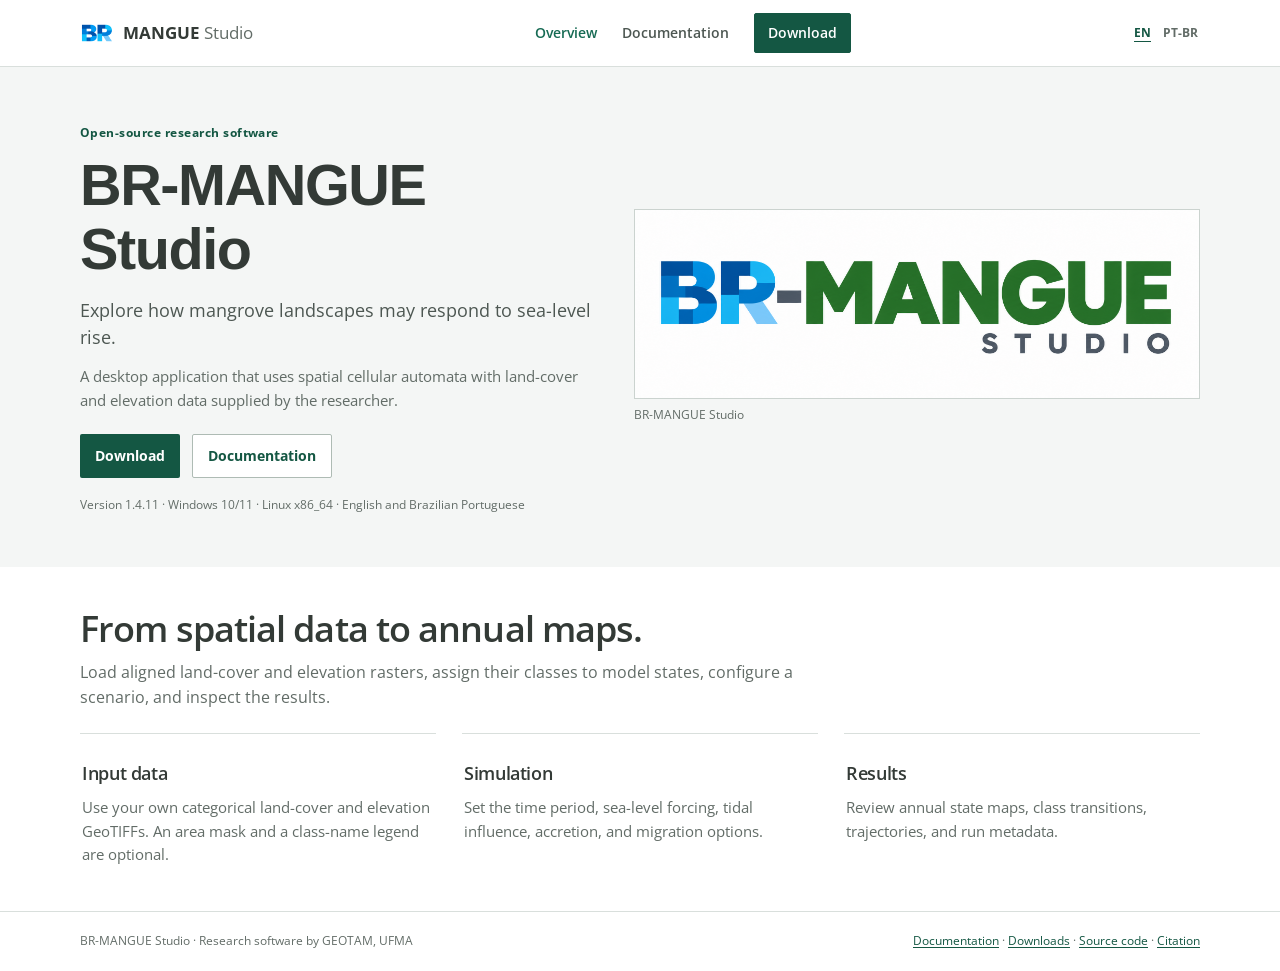
<file: index.html>
<!doctype html>
<html lang="en">
<head>
  <meta charset="utf-8">
  <meta name="viewport" content="width=device-width, initial-scale=1">
  <meta name="description" content="BR-MANGUE Studio is open-source desktop software for spatial mangrove modelling.">
  <meta name="theme-color" content="#ffffff">
  <title>BR-MANGUE Studio · Overview</title>
  <link rel="canonical" href="https://oceanpep.github.io/br-mangue-studio-site/">
  <link rel="alternate" hreflang="en" href="https://oceanpep.github.io/br-mangue-studio-site/">
  <link rel="alternate" hreflang="pt-BR" href="https://oceanpep.github.io/br-mangue-studio-site/pt-br/">
  <link rel="icon" href="assets/BR-MANGUE_BR_icon.png" type="image/png">
  <link rel="preconnect" href="https://fonts.googleapis.com">
  <link rel="preconnect" href="https://fonts.gstatic.com" crossorigin>
  <link href="https://fonts.googleapis.com/css2?family=Open+Sans:wght@400..700&amp;family=Source+Code+Pro:wght@400..600&amp;display=swap" rel="stylesheet">
  <link rel="stylesheet" href="styles.css?v=2026-11-25c">
</head>
<body>
  <a class="skip-link" href="#main">Skip to content</a>
  <header class="site-header"><div class="container nav-wrap">
    <a class="brand" href="index.html" aria-label="BR-MANGUE Studio home"><img src="assets/BR-MANGUE_BR_icon.png" alt=""><span>MANGUE <em>Studio</em></span></a>
    <nav aria-label="Main navigation"><a href="index.html" aria-current="page">Overview</a><a href="https://github.com/oceanpep/br-mangue-studio/blob/main/docs/MODEL_DOCUMENTATION_EN.md" target="_blank" rel="noopener">Documentation</a><a href="downloads.html" class="nav-button">Download</a></nav>
    <div class="language-switch" aria-label="Choose language"><a href="index.html" aria-current="page" lang="en">EN</a><a href="pt-br/index.html" lang="pt-BR">PT-BR</a></div>
  </div></header>
  <main id="main">
    <section class="hero product-hero" id="overview"><div class="container home-layout">
      <div class="home-copy">
        <p class="eyebrow">Open-source research software</p>
        <h1>BR-MANGUE Studio</h1>
        <p class="lead">Explore how mangrove landscapes may respond to sea-level rise.</p>
        <p class="home-description">A desktop application that uses spatial cellular automata with land-cover and elevation data supplied by the researcher.</p>
        <div class="hero-actions"><a class="button primary" href="downloads.html">Download</a><a class="button secondary" href="https://github.com/oceanpep/br-mangue-studio/blob/main/docs/MODEL_DOCUMENTATION_EN.md" target="_blank" rel="noopener">Documentation</a></div>
        <p class="version-note">Version 1.4.11 · Windows 10/11 · Linux x86_64 · English and Brazilian Portuguese</p>
      </div>
      <figure class="home-screenshot"><img src="assets/BR-MANGUE_STUDIO_preview_original.png" alt="BR-MANGUE Studio wordmark"><figcaption>BR-MANGUE Studio</figcaption></figure>
    </div></section>
    <section class="section home-summary"><div class="container">
      <h2>From spatial data to annual maps.</h2>
      <p class="section-intro">Load aligned land-cover and elevation rasters, assign their classes to model states, configure a scenario, and inspect the results.</p>
      <div class="feature-grid home-features">
        <article><h3>Input data</h3><p>Use your own categorical land-cover and elevation GeoTIFFs. An area mask and a class-name legend are optional.</p></article>
        <article><h3>Simulation</h3><p>Set the time period, sea-level forcing, tidal influence, accretion, and migration options.</p></article>
        <article><h3>Results</h3><p>Review annual state maps, class transitions, trajectories, and run metadata.</p></article>
      </div>
    </div></section>
  </main>
  <footer class="site-footer"><div class="container footer-wrap"><span>BR-MANGUE Studio · Research software by GEOTAM, UFMA</span><span><a href="https://github.com/oceanpep/br-mangue-studio/blob/main/docs/MODEL_DOCUMENTATION_EN.md" target="_blank" rel="noopener">Documentation</a> · <a href="downloads.html">Downloads</a> · <a href="https://github.com/oceanpep/br-mangue-studio">Source code</a> · <a href="https://doi.org/10.5281/zenodo.23509308">Citation</a></span></div></footer>
</body>
</html>
</file>
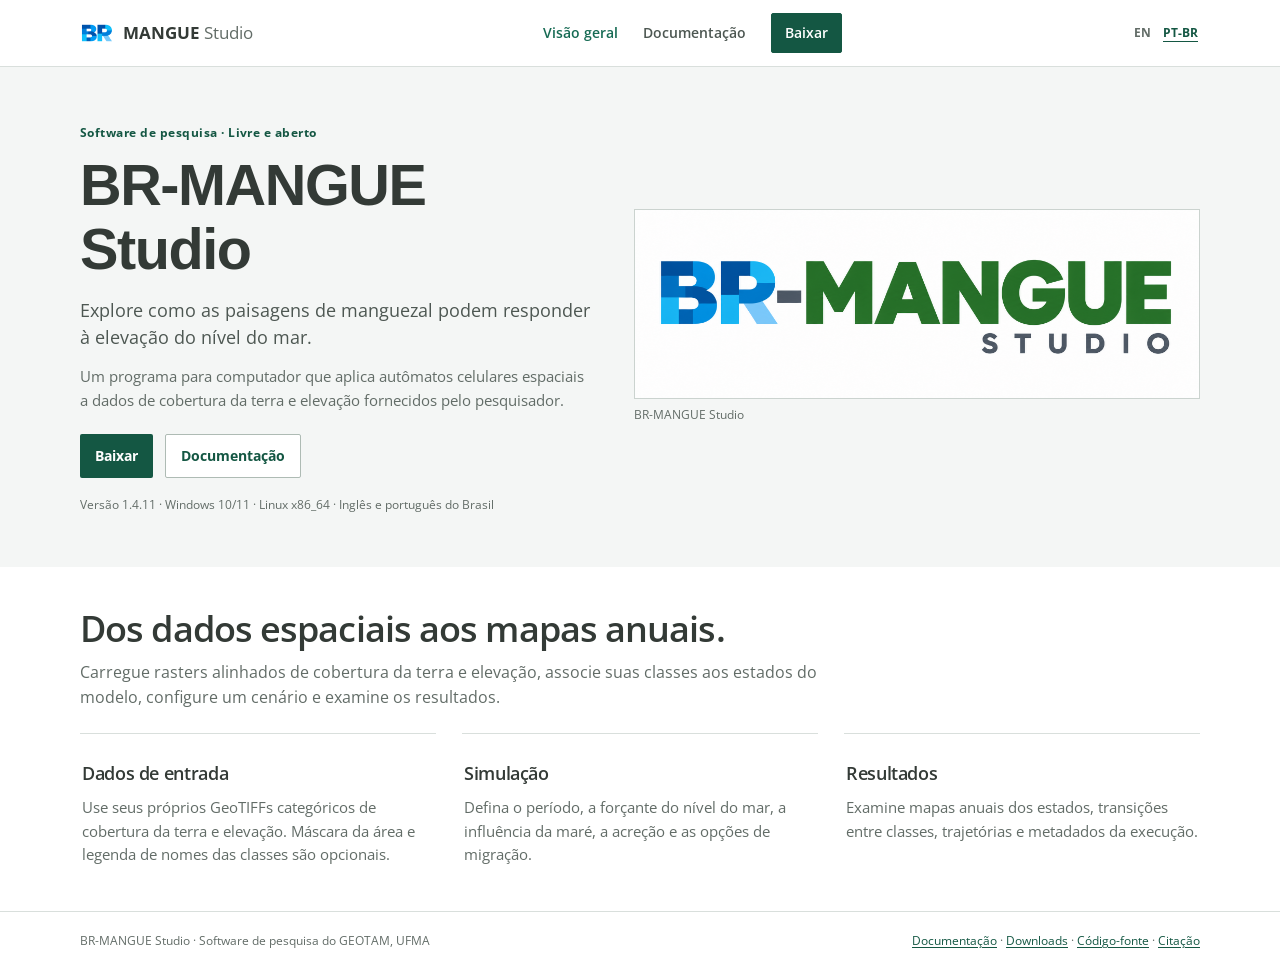
<file: pt-br/index.html>
<!doctype html>
<html lang="pt-BR">
<head>
  <meta charset="utf-8">
  <meta name="viewport" content="width=device-width, initial-scale=1">
  <meta name="description" content="BR-MANGUE Studio é um programa livre para modelagem espacial de manguezais.">
  <meta name="theme-color" content="#ffffff">
  <title>BR-MANGUE Studio · Visão geral</title>
  <link rel="canonical" href="https://oceanpep.github.io/br-mangue-studio-site/pt-br/">
  <link rel="alternate" hreflang="en" href="https://oceanpep.github.io/br-mangue-studio-site/">
  <link rel="alternate" hreflang="pt-BR" href="https://oceanpep.github.io/br-mangue-studio-site/pt-br/">
  <link rel="icon" href="../assets/BR-MANGUE_BR_icon.png" type="image/png">
  <link rel="preconnect" href="https://fonts.googleapis.com">
  <link rel="preconnect" href="https://fonts.gstatic.com" crossorigin>
  <link href="https://fonts.googleapis.com/css2?family=Open+Sans:wght@400..700&amp;family=Source+Code+Pro:wght@400..600&amp;display=swap" rel="stylesheet">
  <link rel="stylesheet" href="../styles.css?v=2026-11-25c">
</head>
<body>
  <a class="skip-link" href="#main">Pular para o conteúdo</a>
  <header class="site-header"><div class="container nav-wrap">
    <a class="brand" href="index.html" aria-label="Página inicial do BR-MANGUE Studio"><img src="../assets/BR-MANGUE_BR_icon.png" alt=""><span>MANGUE <em>Studio</em></span></a>
    <nav aria-label="Navegação principal"><a href="index.html" aria-current="page">Visão geral</a><a href="https://github.com/oceanpep/br-mangue-studio/blob/main/docs/MODEL_DOCUMENTATION_PT.md" target="_blank" rel="noopener">Documentação</a><a href="downloads.html" class="nav-button">Baixar</a></nav>
    <div class="language-switch" aria-label="Escolher idioma"><a href="../index.html" lang="en">EN</a><a href="index.html" aria-current="page" lang="pt-BR">PT-BR</a></div>
  </div></header>
  <main id="main">
    <section class="hero product-hero" id="overview"><div class="container home-layout">
      <div class="home-copy">
        <p class="eyebrow">Software de pesquisa · Livre e aberto</p>
        <h1>BR-MANGUE Studio</h1>
        <p class="lead">Explore como as paisagens de manguezal podem responder à elevação do nível do mar.</p>
        <p class="home-description">Um programa para computador que aplica autômatos celulares espaciais a dados de cobertura da terra e elevação fornecidos pelo pesquisador.</p>
        <div class="hero-actions"><a class="button primary" href="downloads.html">Baixar</a><a class="button secondary" href="https://github.com/oceanpep/br-mangue-studio/blob/main/docs/MODEL_DOCUMENTATION_PT.md" target="_blank" rel="noopener">Documentação</a></div>
        <p class="version-note">Versão 1.4.11 · Windows 10/11 · Linux x86_64 · Inglês e português do Brasil</p>
      </div>
      <figure class="home-screenshot"><img src="../assets/BR-MANGUE_STUDIO_preview_original.png" alt="Logomarca do BR-MANGUE Studio"><figcaption>BR-MANGUE Studio</figcaption></figure>
    </div></section>
    <section class="section home-summary"><div class="container">
      <h2>Dos dados espaciais aos mapas anuais.</h2>
      <p class="section-intro">Carregue rasters alinhados de cobertura da terra e elevação, associe suas classes aos estados do modelo, configure um cenário e examine os resultados.</p>
      <div class="feature-grid home-features">
        <article><h3>Dados de entrada</h3><p>Use seus próprios GeoTIFFs categóricos de cobertura da terra e elevação. Máscara da área e legenda de nomes das classes são opcionais.</p></article>
        <article><h3>Simulação</h3><p>Defina o período, a forçante do nível do mar, a influência da maré, a acreção e as opções de migração.</p></article>
        <article><h3>Resultados</h3><p>Examine mapas anuais dos estados, transições entre classes, trajetórias e metadados da execução.</p></article>
      </div>
    </div></section>
  </main>
  <footer class="site-footer"><div class="container footer-wrap"><span>BR-MANGUE Studio · Software de pesquisa do GEOTAM, UFMA</span><span><a href="https://github.com/oceanpep/br-mangue-studio/blob/main/docs/MODEL_DOCUMENTATION_PT.md" target="_blank" rel="noopener">Documentação</a> · <a href="downloads.html">Downloads</a> · <a href="https://github.com/oceanpep/br-mangue-studio">Código-fonte</a> · <a href="https://doi.org/10.5281/zenodo.23509308">Citação</a></span></div></footer>
</body>
</html>
</file>
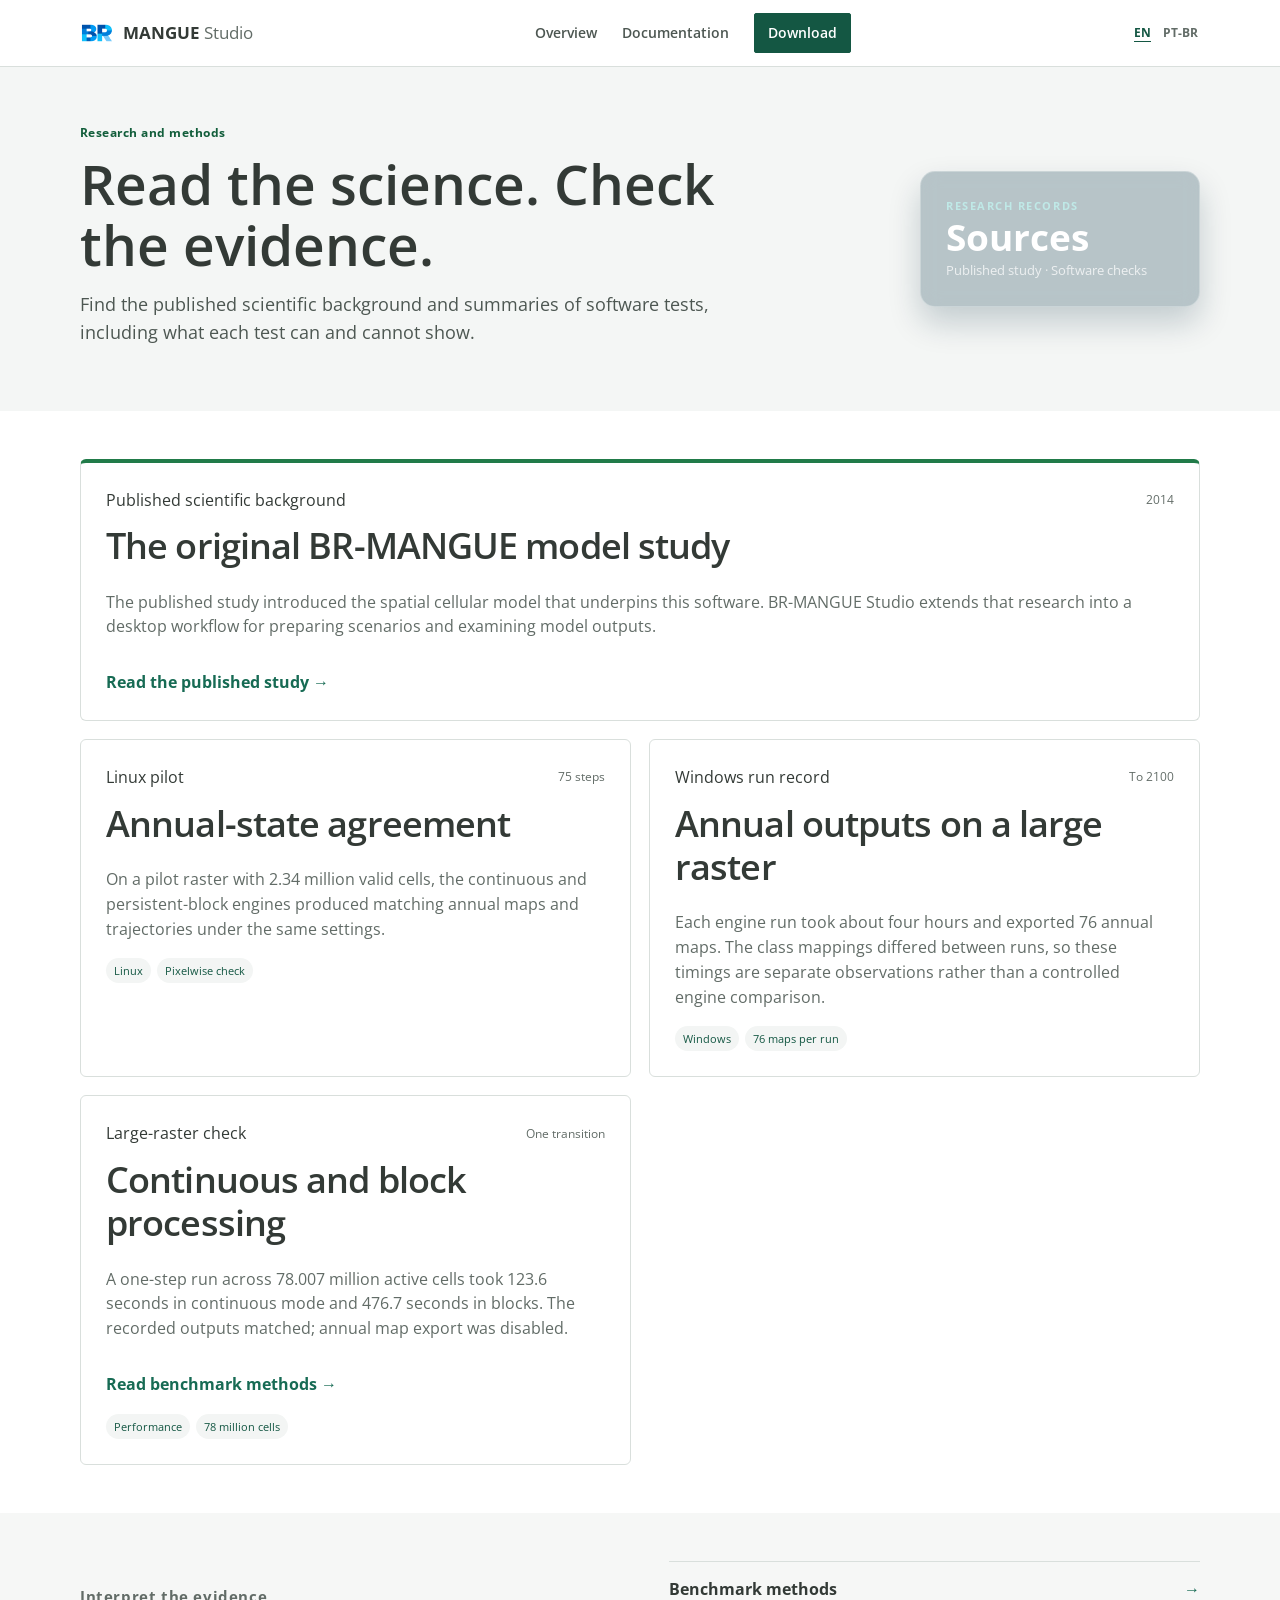
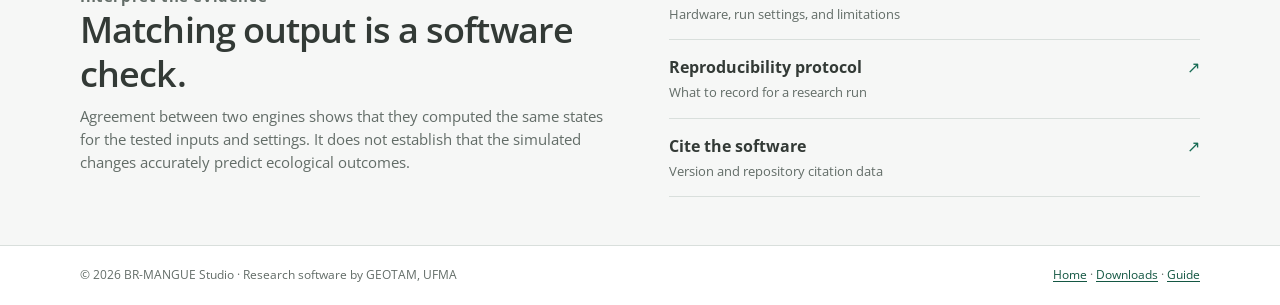
<file: articles.html>
<!doctype html>
<html lang="en"><head><meta charset="utf-8"><meta name="viewport" content="width=device-width, initial-scale=1"><meta name="description" content="Published scientific background and transparent software test records for BR-MANGUE Studio."><meta name="theme-color" content="#0d5d4f"><title>Research and test records · BR-MANGUE Studio</title><link rel="canonical" href="https://oceanpep.github.io/br-mangue-studio-site/articles.html"><link rel="alternate" hreflang="en" href="https://oceanpep.github.io/br-mangue-studio-site/articles.html"><link rel="alternate" hreflang="pt-BR" href="https://oceanpep.github.io/br-mangue-studio-site/pt-br/articles.html"><link rel="icon" href="assets/BR-MANGUE_BR_icon.png" type="image/png"><link rel="preconnect" href="https://fonts.googleapis.com"><link rel="preconnect" href="https://fonts.gstatic.com" crossorigin><link href="https://fonts.googleapis.com/css2?family=Open+Sans:wght@400..700&amp;family=Source+Code+Pro:wght@400..600&amp;display=swap" rel="stylesheet"><link rel="stylesheet" href="styles.css?v=2026-11-25c"></head><body>
<a class="skip-link" href="#main">Skip to research</a><header class="site-header"><div class="container nav-wrap"><a class="brand" href="index.html"><img src="assets/BR-MANGUE_BR_icon.png" alt=""><span>MANGUE <em>Studio</em></span></a><nav aria-label="Main navigation"><a href="index.html">Overview</a><a href="https://github.com/oceanpep/br-mangue-studio/blob/main/docs/MODEL_DOCUMENTATION_EN.md" target="_blank" rel="noopener">Documentation</a><a href="downloads.html" class="nav-button">Download</a></nav><div class="language-switch" aria-label="Choose language"><a href="articles.html" aria-current="page" lang="en">EN</a><a href="pt-br/articles.html" lang="pt-BR">PT-BR</a></div></div></header>
<main id="main"><section class="page-hero"><div class="container page-hero-grid"><div><p class="eyebrow">Research and methods</p><h1>Read the science. Check the evidence.</h1><p class="page-lead">Find the published scientific background and summaries of software tests, including what each test can and cannot show.</p></div><div class="page-hero-badge"><span>Research records</span><b>Sources</b><small>Published study · Software checks</small></div></div></section>
<section class="section"><div class="container"><div class="article-grid"><article class="article-card featured-article"><div class="article-meta"><span>Published scientific background</span><small>2014</small></div><h2>The original BR-MANGUE model study</h2><p>The published study introduced the spatial cellular model that underpins this software. BR-MANGUE Studio extends that research into a desktop workflow for preparing scenarios and examining model outputs.</p><a class="text-link" href="https://panamjas.org/pdf_artigos/PANAMJAS_9%283%29_188-198.pdf">Read the published study →</a></article>
<article class="article-card"><div class="article-meta"><span>Linux pilot</span><small>75 steps</small></div><h2>Annual-state agreement</h2><p>On a pilot raster with 2.34 million valid cells, the continuous and persistent-block engines produced matching annual maps and trajectories under the same settings.</p><div class="article-tags"><span>Linux</span><span>Pixelwise check</span></div></article>
<article class="article-card"><div class="article-meta"><span>Windows run record</span><small>To 2100</small></div><h2>Annual outputs on a large raster</h2><p>Each engine run took about four hours and exported 76 annual maps. The class mappings differed between runs, so these timings are separate observations rather than a controlled engine comparison.</p><div class="article-tags"><span>Windows</span><span>76 maps per run</span></div></article>
<article class="article-card"><div class="article-meta"><span>Large-raster check</span><small>One transition</small></div><h2>Continuous and block processing</h2><p>A one-step run across 78.007 million active cells took 123.6 seconds in continuous mode and 476.7 seconds in blocks. The recorded outputs matched; annual map export was disabled.</p><a class="text-link" href="benchmarks.html">Read benchmark methods →</a><div class="article-tags"><span>Performance</span><span>78 million cells</span></div></article></div></div></section>
<section class="section tinted"><div class="container split"><div><p class="eyebrow">Interpret the evidence</p><h2>Matching output is a software check.</h2><p>Agreement between two engines shows that they computed the same states for the tested inputs and settings. It does not establish that the simulated changes accurately predict ecological outcomes.</p></div><div class="link-list"><a href="benchmarks.html"><span>Benchmark methods</span><small>Hardware, run settings, and limitations</small><b>→</b></a><a href="https://github.com/oceanpep/br-mangue-studio/blob/main/docs/REPRODUCIBILITY_AND_BENCHMARKING.md"><span>Reproducibility protocol</span><small>What to record for a research run</small><b>↗</b></a><a href="https://github.com/oceanpep/br-mangue-studio/blob/main/CITATION.cff"><span>Cite the software</span><small>Version and repository citation data</small><b>↗</b></a></div></div></section></main>
<footer class="site-footer"><div class="container footer-wrap"><span>© 2026 BR-MANGUE Studio · Research software by GEOTAM, UFMA</span><span><a href="index.html">Home</a> · <a href="downloads.html">Downloads</a> · <a href="https://github.com/oceanpep/br-mangue-studio/blob/main/docs/MODEL_DOCUMENTATION_EN.md" target="_blank" rel="noopener">Guide</a></span></div></footer></body></html>
</file>
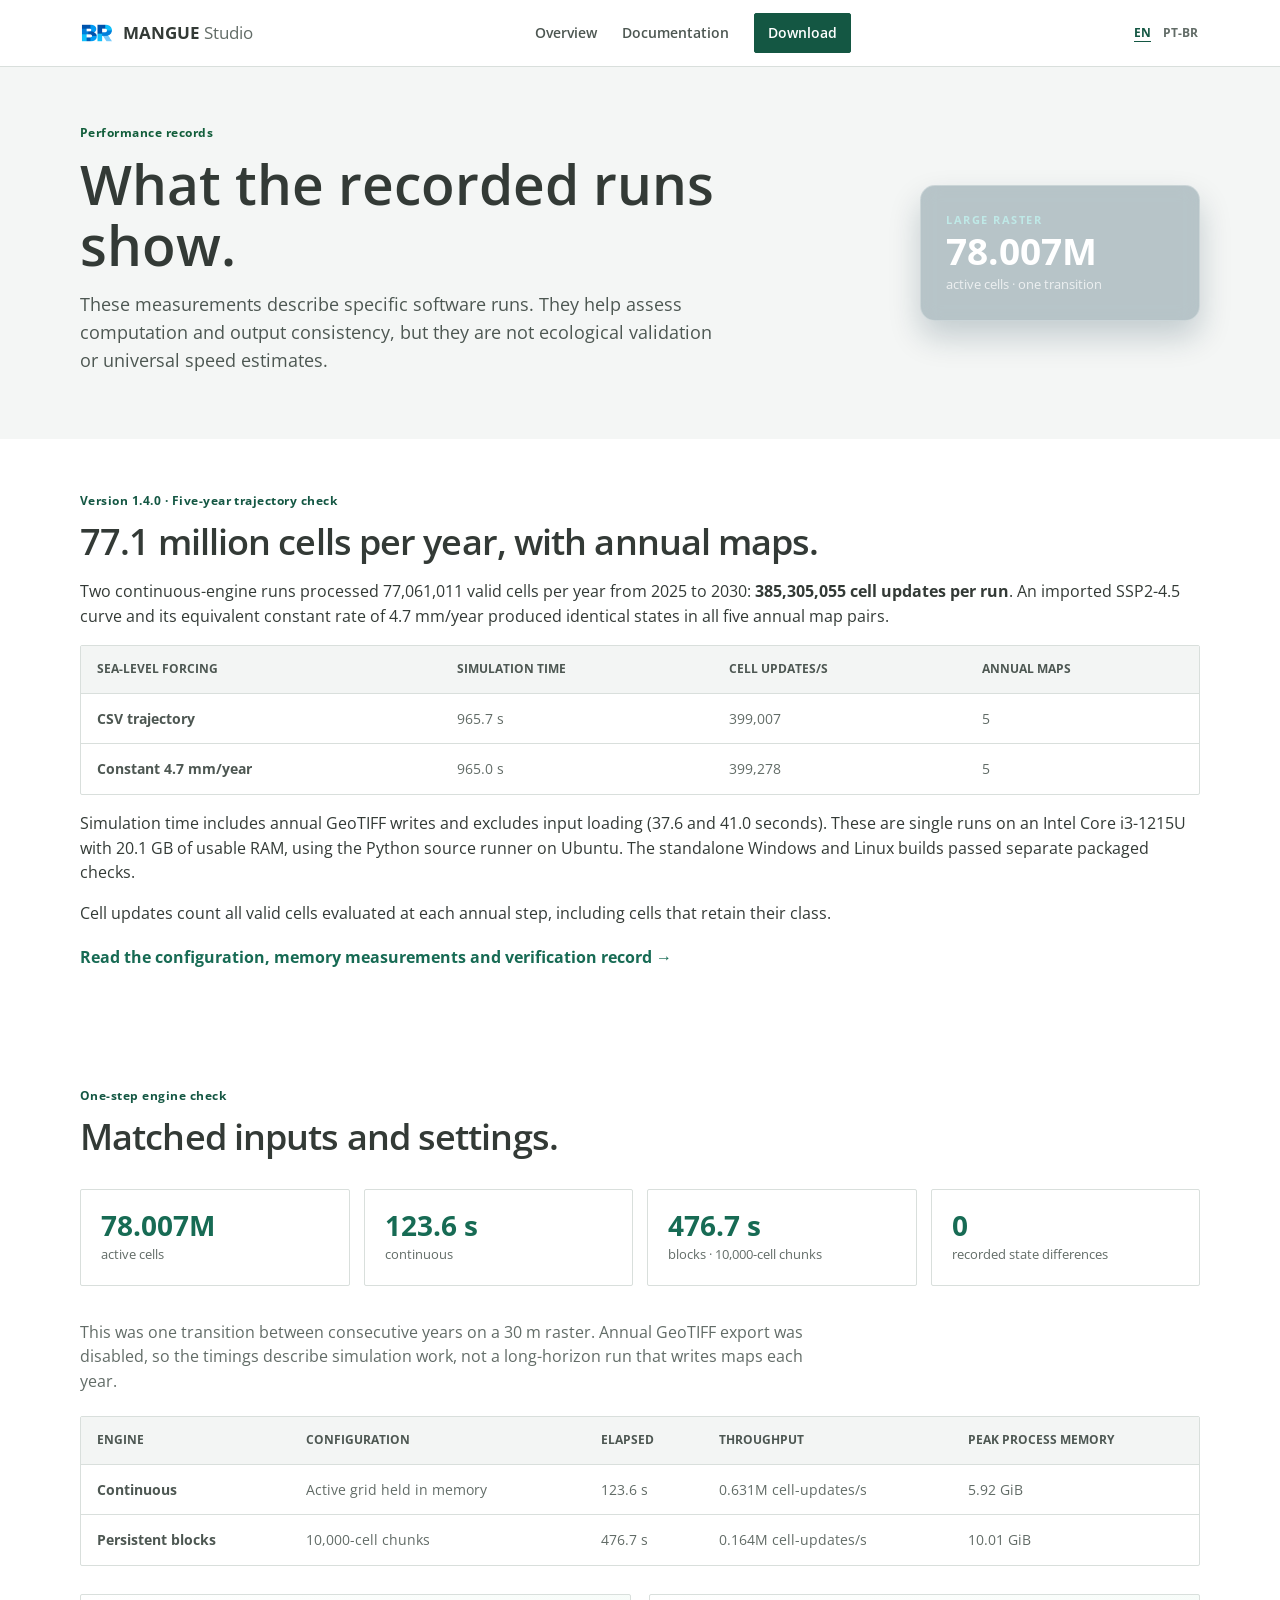
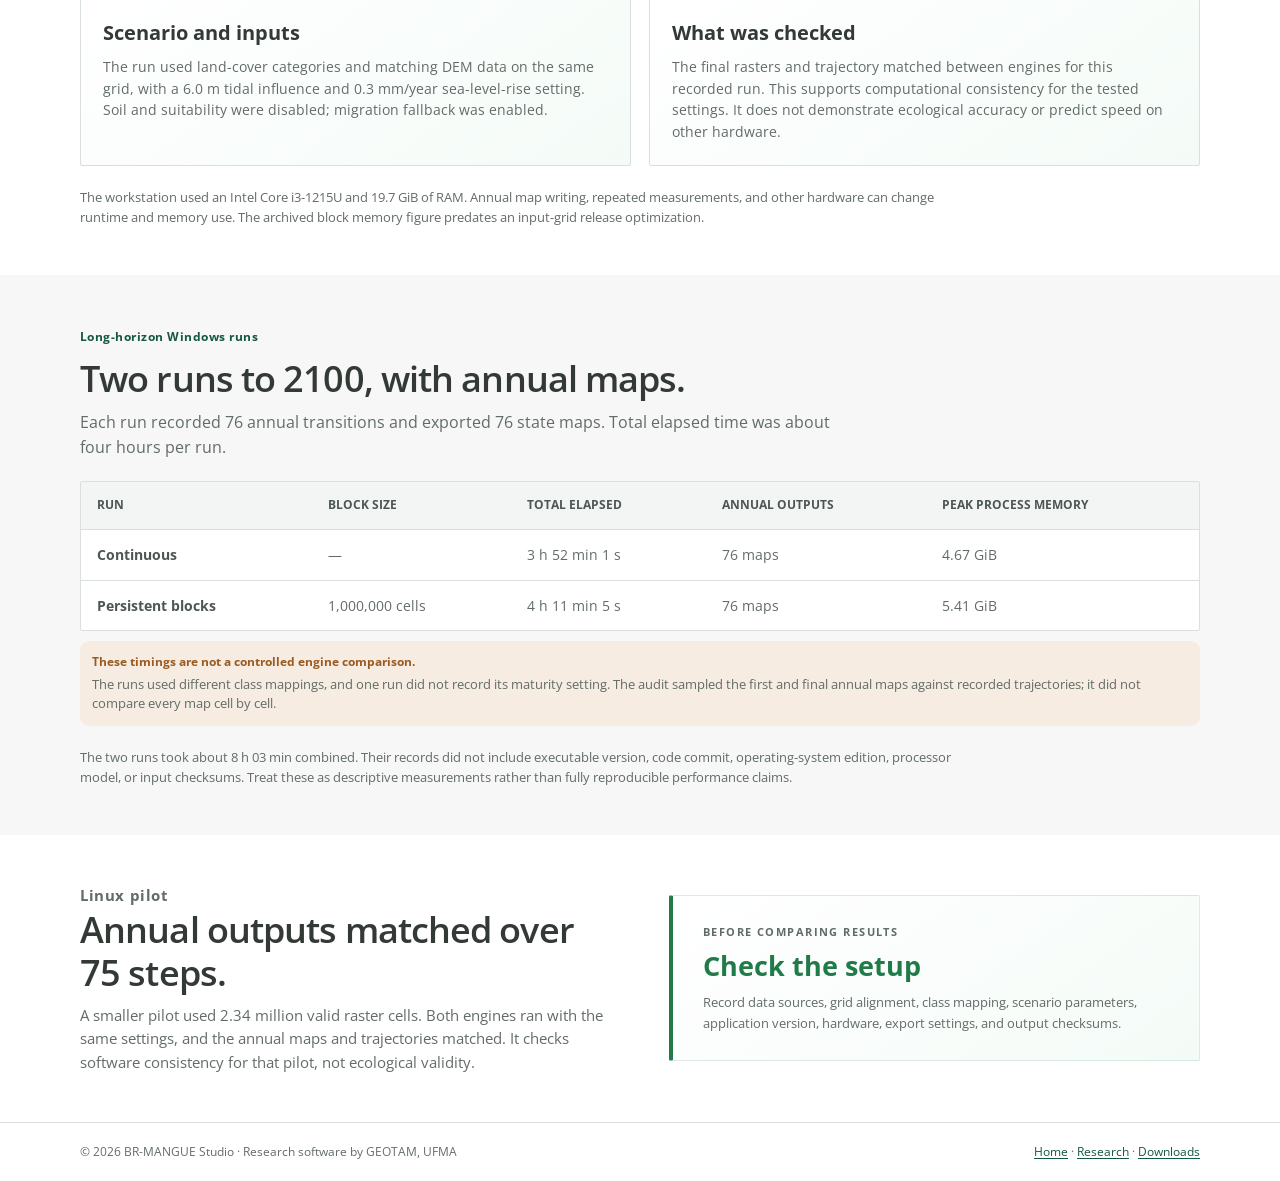
<file: benchmark-cmma-anadem-20260917.html>
<!doctype html><html lang="en"><head><meta charset="utf-8"><meta name="viewport" content="width=device-width, initial-scale=1"><meta http-equiv="refresh" content="0; url=benchmarks.html"><link rel="canonical" href="https://oceanpep.github.io/br-mangue-studio-site/benchmarks.html"><title>Benchmark methods · BR-MANGUE Studio</title></head><body><p>This benchmark page has moved. <a href="benchmarks.html">Open the current benchmark page</a>.</p></body></html>
</file>
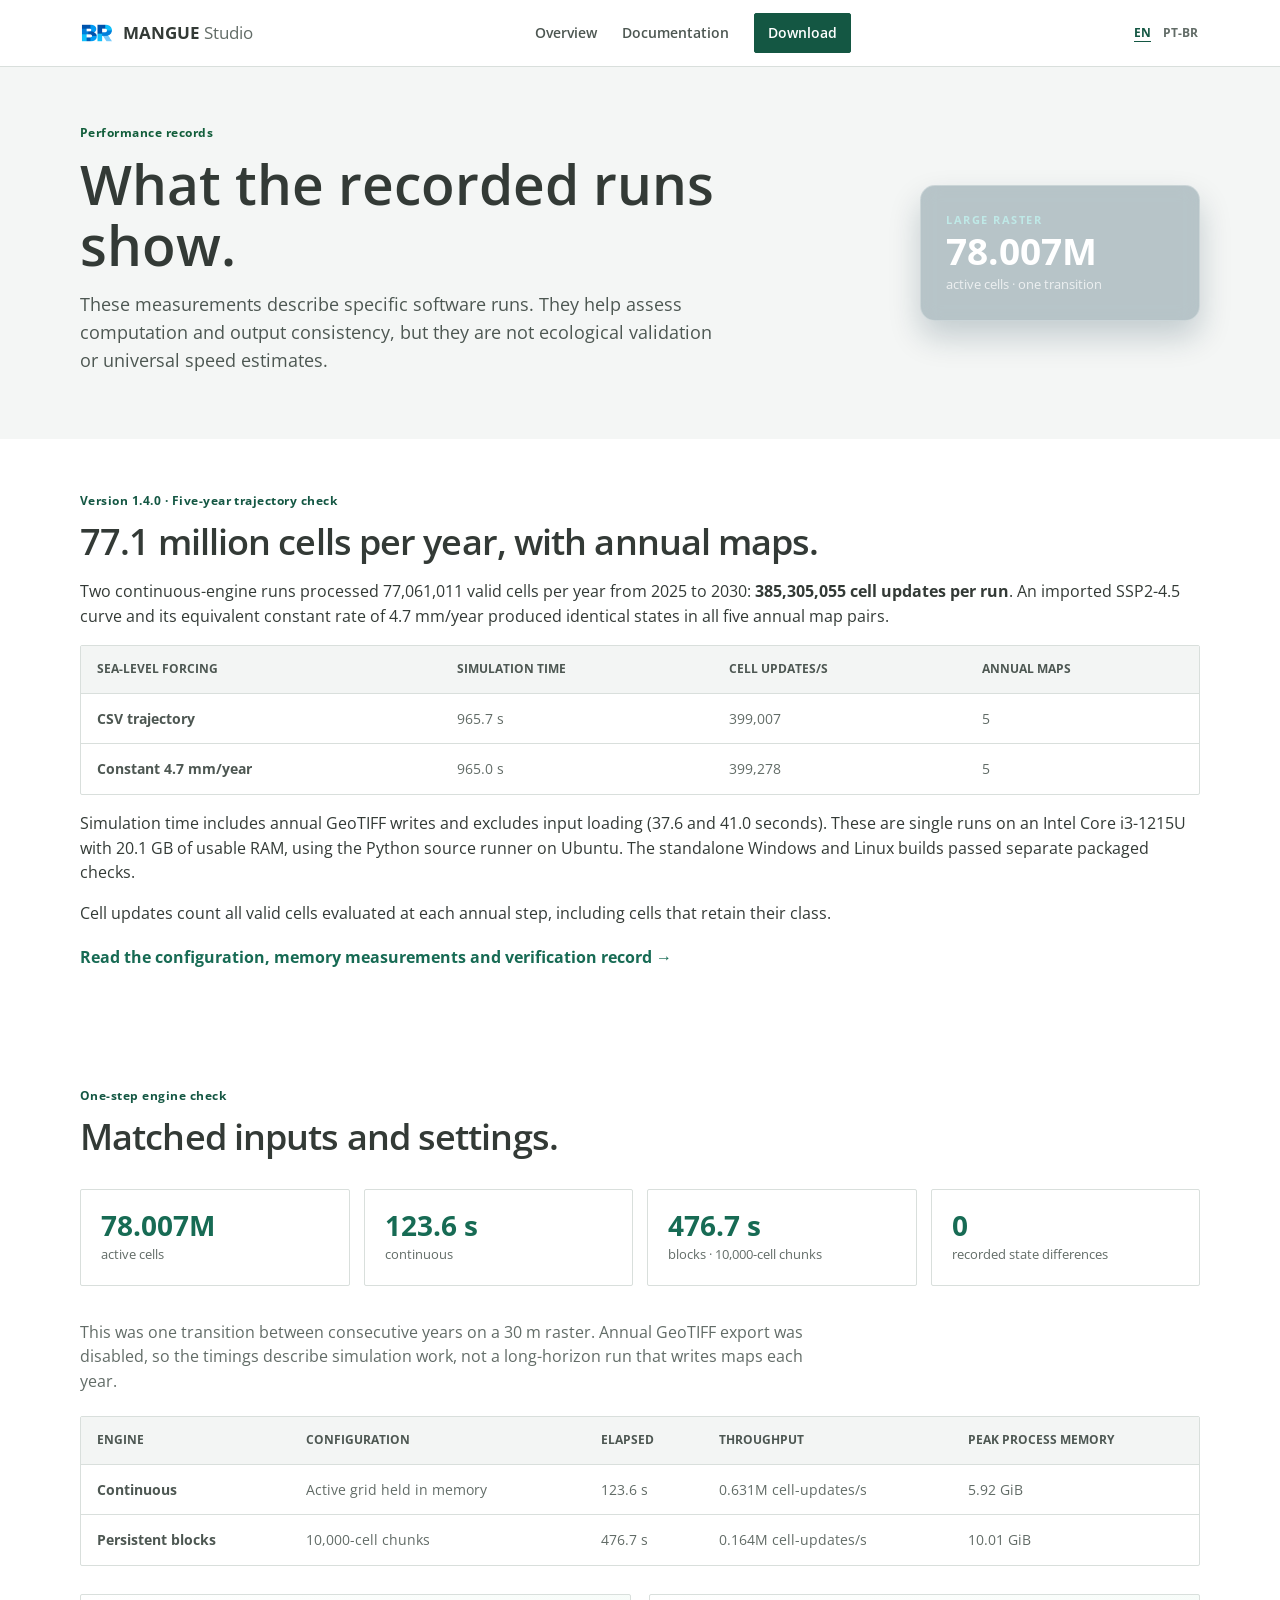
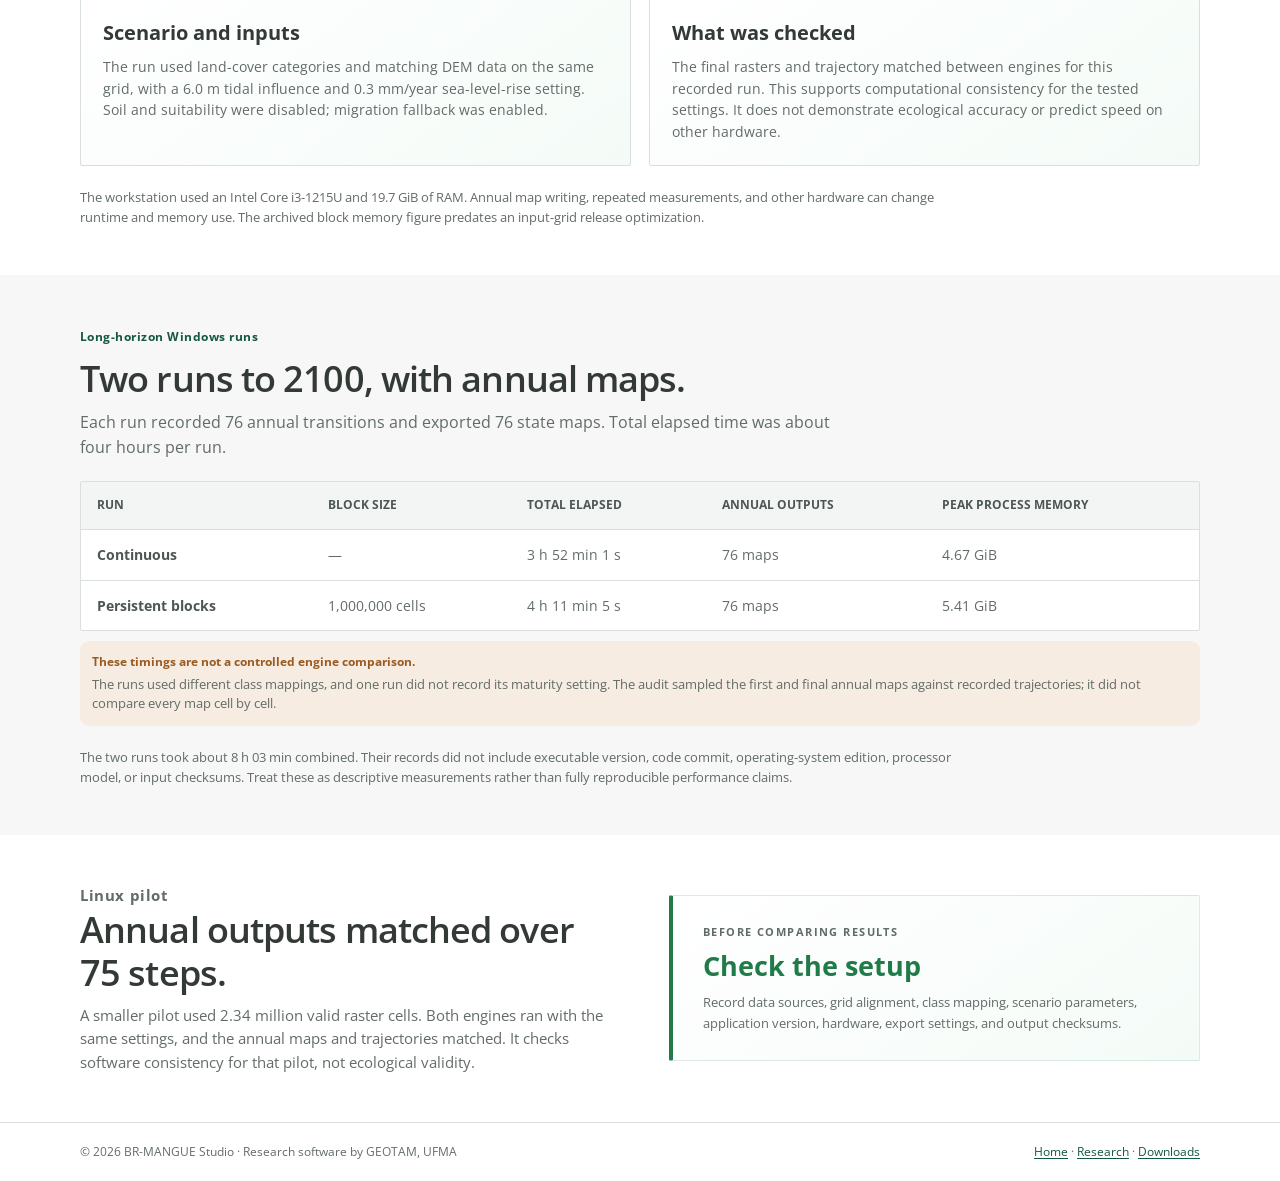
<file: benchmarks.html>
<!doctype html>
<html lang="en"><head><meta charset="utf-8"><meta name="viewport" content="width=device-width, initial-scale=1"><meta name="description" content="Methods, performance measurements, and limitations from BR-MANGUE Studio software runs."><meta name="theme-color" content="#0d5d4f"><title>Benchmark methods · BR-MANGUE Studio</title><link rel="canonical" href="https://oceanpep.github.io/br-mangue-studio-site/benchmarks.html"><link rel="alternate" hreflang="en" href="https://oceanpep.github.io/br-mangue-studio-site/benchmarks.html"><link rel="alternate" hreflang="pt-BR" href="https://oceanpep.github.io/br-mangue-studio-site/pt-br/benchmarks.html"><link rel="icon" href="assets/BR-MANGUE_BR_icon.png" type="image/png"><link rel="preconnect" href="https://fonts.googleapis.com"><link rel="preconnect" href="https://fonts.gstatic.com" crossorigin><link href="https://fonts.googleapis.com/css2?family=Open+Sans:wght@400..700&amp;family=Source+Code+Pro:wght@400..600&amp;display=swap" rel="stylesheet"><link rel="stylesheet" href="styles.css?v=2026-11-25c"></head><body>
<a class="skip-link" href="#main">Skip to benchmark</a><header class="site-header"><div class="container nav-wrap"><a class="brand" href="index.html"><img src="assets/BR-MANGUE_BR_icon.png" alt=""><span>MANGUE <em>Studio</em></span></a><nav aria-label="Main navigation"><a href="index.html">Overview</a><a href="https://github.com/oceanpep/br-mangue-studio/blob/main/docs/MODEL_DOCUMENTATION_EN.md" target="_blank" rel="noopener">Documentation</a><a href="downloads.html" class="nav-button">Download</a></nav><div class="language-switch" aria-label="Choose language"><a href="benchmarks.html" aria-current="page" lang="en">EN</a><a href="pt-br/benchmarks.html" lang="pt-BR">PT-BR</a></div></div></header>
<main id="main"><section class="page-hero"><div class="container page-hero-grid"><div><p class="eyebrow">Performance records</p><h1>What the recorded runs show.</h1><p class="page-lead">These measurements describe specific software runs. They help assess computation and output consistency, but they are not ecological validation or universal speed estimates.</p></div><div class="page-hero-badge"><span>Large raster</span><b>78.007M</b><small>active cells · one transition</small></div></div></section><section class="section" id="trajectories-140"><div class="container"><p class="eyebrow">Version 1.4.0 · Five-year trajectory check</p><h2>77.1 million cells per year, with annual maps.</h2><p>Two continuous-engine runs processed 77,061,011 valid cells per year from 2025 to 2030: <strong>385,305,055 cell updates per run</strong>. An imported SSP2-4.5 curve and its equivalent constant rate of 4.7 mm/year produced identical states in all five annual map pairs.</p><div class="benchmark-table-wrap"><table class="benchmark-table"><thead><tr><th>Sea-level forcing</th><th>Simulation time</th><th>Cell updates/s</th><th>Annual maps</th></tr></thead><tbody><tr><td>CSV trajectory</td><td>965.7 s</td><td>399,007</td><td>5</td></tr><tr><td>Constant 4.7 mm/year</td><td>965.0 s</td><td>399,278</td><td>5</td></tr></tbody></table></div><p>Simulation time includes annual GeoTIFF writes and excludes input loading (37.6 and 41.0 seconds). These are single runs on an Intel Core i3-1215U with 20.1 GB of usable RAM, using the Python source runner on Ubuntu. The standalone Windows and Linux builds passed separate packaged checks.</p><p>Cell updates count all valid cells evaluated at each annual step, including cells that retain their class. <a class="text-link" href="https://github.com/oceanpep/br-mangue-studio/blob/v1.4.0/docs/benchmarks/CMMA_TRAJECTORIES_20261020.md">Read the configuration, memory measurements and verification record →</a></p></div></section>
<section class="section"><div class="container"><p class="eyebrow">One-step engine check</p><h2>Matched inputs and settings.</h2><div class="metric-grid"><div class="metric-card"><strong>78.007M</strong><span>active cells</span></div><div class="metric-card"><strong>123.6 s</strong><span>continuous</span></div><div class="metric-card"><strong>476.7 s</strong><span>blocks · 10,000-cell chunks</span></div><div class="metric-card"><strong>0</strong><span>recorded state differences</span></div></div><p class="section-intro">This was one transition between consecutive years on a 30 m raster. Annual GeoTIFF export was disabled, so the timings describe simulation work, not a long-horizon run that writes maps each year.</p><div class="benchmark-table-wrap"><table class="benchmark-table"><thead><tr><th>Engine</th><th>Configuration</th><th>Elapsed</th><th>Throughput</th><th>Peak process memory</th></tr></thead><tbody><tr><td>Continuous</td><td>Active grid held in memory</td><td>123.6 s</td><td>0.631M cell-updates/s</td><td>5.92 GiB</td></tr><tr><td>Persistent blocks</td><td>10,000-cell chunks</td><td>476.7 s</td><td>0.164M cell-updates/s</td><td>10.01 GiB</td></tr></tbody></table></div><div class="benchmark-detail"><div><h3>Scenario and inputs</h3><p>The run used land-cover categories and matching DEM data on the same grid, with a 6.0 m tidal influence and 0.3 mm/year sea-level-rise setting. Soil and suitability were disabled; migration fallback was enabled.</p></div><div><h3>What was checked</h3><p>The final rasters and trajectory matched between engines for this recorded run. This supports computational consistency for the tested settings. It does not demonstrate ecological accuracy or predict speed on other hardware.</p></div></div><p class="benchmark-note">The workstation used an Intel Core i3-1215U and 19.7 GiB of RAM. Annual map writing, repeated measurements, and other hardware can change runtime and memory use. The archived block memory figure predates an input-grid release optimization.</p></div></section>
<section class="section tinted"><div class="container"><p class="eyebrow">Long-horizon Windows runs</p><h2>Two runs to 2100, with annual maps.</h2><p class="section-intro">Each run recorded 76 annual transitions and exported 76 state maps. Total elapsed time was about four hours per run.</p><div class="benchmark-table-wrap"><table class="benchmark-table"><thead><tr><th>Run</th><th>Block size</th><th>Total elapsed</th><th>Annual outputs</th><th>Peak process memory</th></tr></thead><tbody><tr><td>Continuous</td><td>—</td><td>3 h 52 min 1 s</td><td>76 maps</td><td>4.67 GiB</td></tr><tr><td>Persistent blocks</td><td>1,000,000 cells</td><td>4 h 11 min 5 s</td><td>76 maps</td><td>5.41 GiB</td></tr></tbody></table></div><div class="notice"><strong>These timings are not a controlled engine comparison.</strong><small>The runs used different class mappings, and one run did not record its maturity setting. The audit sampled the first and final annual maps against recorded trajectories; it did not compare every map cell by cell.</small></div><p class="benchmark-note">The two runs took about 8 h 03 min combined. Their records did not include executable version, code commit, operating-system edition, processor model, or input checksums. Treat these as descriptive measurements rather than fully reproducible performance claims.</p></div></section>
<section class="section"><div class="container split"><div><p class="eyebrow">Linux pilot</p><h2>Annual outputs matched over 75 steps.</h2><p>A smaller pilot used 2.34 million valid raster cells. Both engines ran with the same settings, and the annual maps and trajectories matched. It checks software consistency for that pilot, not ecological validity.</p></div><div class="info-card"><strong>Before comparing results</strong><span>Check the setup</span><small>Record data sources, grid alignment, class mapping, scenario parameters, application version, hardware, export settings, and output checksums.</small></div></div></section></main>
<footer class="site-footer"><div class="container footer-wrap"><span>© 2026 BR-MANGUE Studio · Research software by GEOTAM, UFMA</span><span><a href="index.html">Home</a> · <a href="articles.html">Research</a> · <a href="downloads.html">Downloads</a></span></div></footer></body></html>
</file>
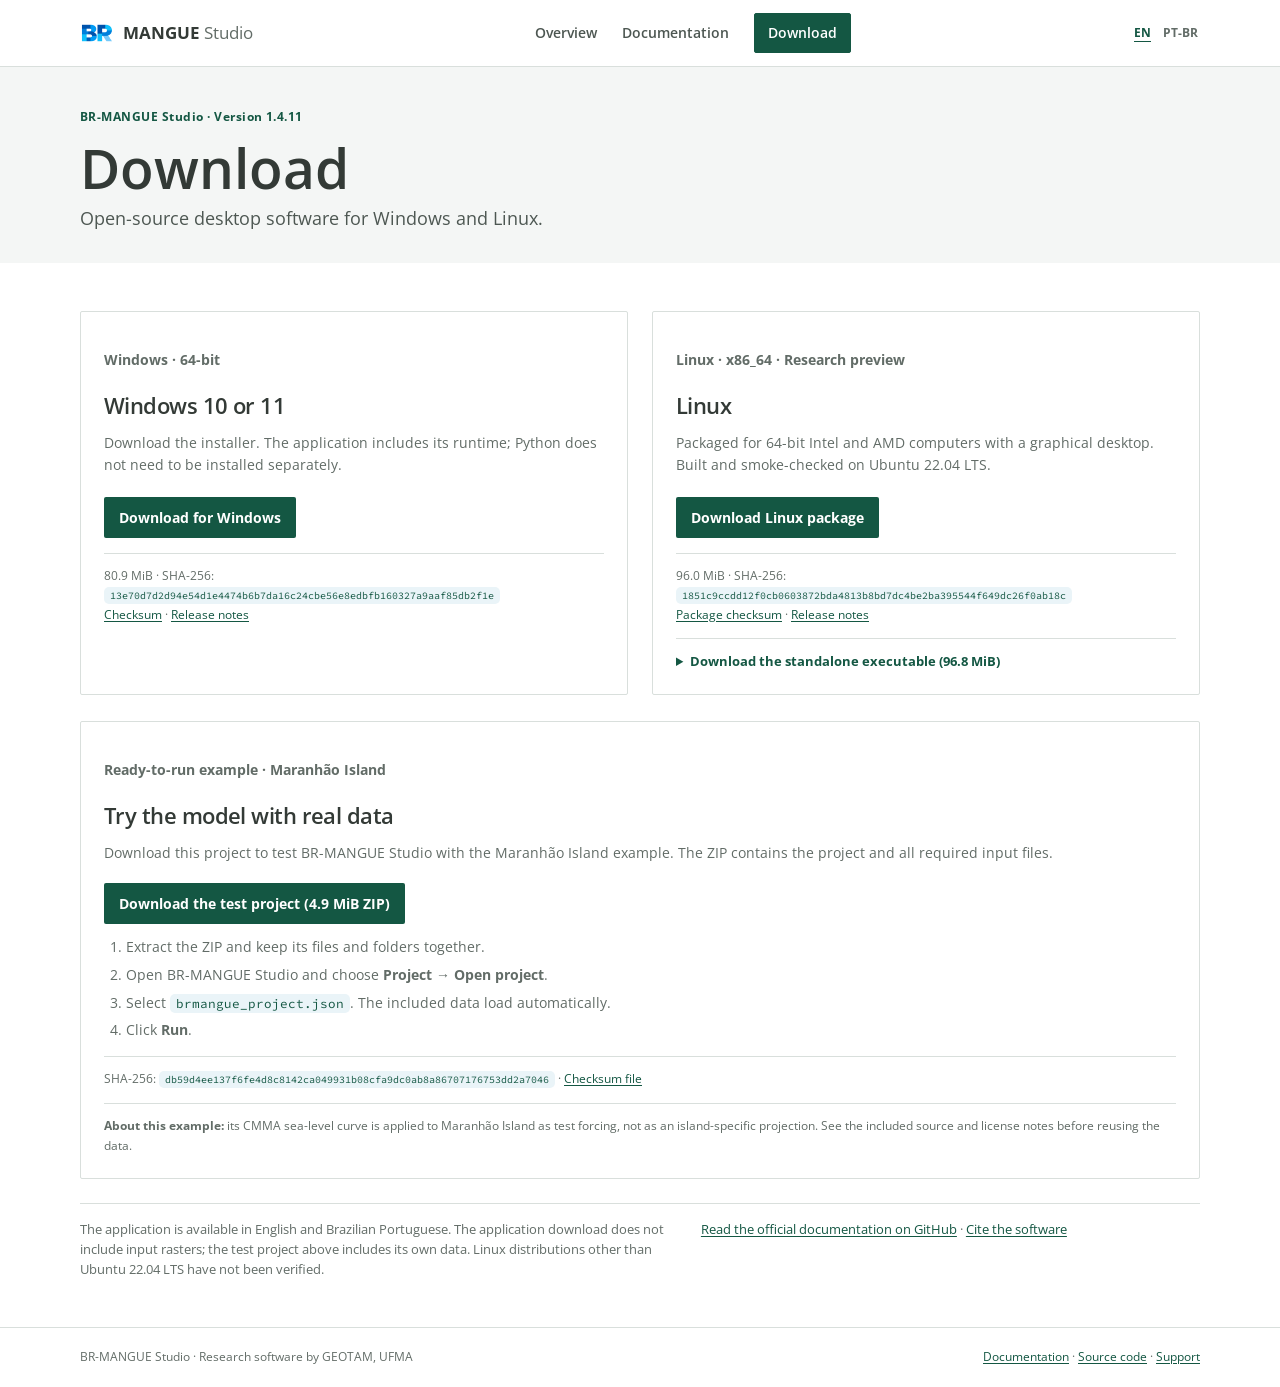
<file: downloads.html>
<!doctype html>
<html lang="en">
<head>
  <meta charset="utf-8"><meta name="viewport" content="width=device-width, initial-scale=1">
  <meta name="description" content="Download BR-MANGUE Studio for Windows or Linux."><meta name="theme-color" content="#ffffff">
  <title>Download · BR-MANGUE Studio</title>
  <link rel="canonical" href="https://oceanpep.github.io/br-mangue-studio-site/downloads.html">
  <link rel="alternate" hreflang="en" href="https://oceanpep.github.io/br-mangue-studio-site/downloads.html"><link rel="alternate" hreflang="pt-BR" href="https://oceanpep.github.io/br-mangue-studio-site/pt-br/downloads.html">
  <link rel="icon" href="assets/BR-MANGUE_BR_icon.png" type="image/png">
  <link rel="preconnect" href="https://fonts.googleapis.com"><link rel="preconnect" href="https://fonts.gstatic.com" crossorigin>
  <link href="https://fonts.googleapis.com/css2?family=Open+Sans:wght@400..700&amp;family=Source+Code+Pro:wght@400..600&amp;display=swap" rel="stylesheet">
  <link rel="stylesheet" href="styles.css?v=2026-11-25d">
</head>
<body><a class="skip-link" href="#main">Skip to content</a>
<header class="site-header"><div class="container nav-wrap">
<a class="brand" href="index.html" aria-label="BR-MANGUE Studio home"><img src="assets/BR-MANGUE_BR_icon.png" alt=""><span>MANGUE <em>Studio</em></span></a>
<nav aria-label="Main navigation"><a href="index.html">Overview</a><a href="https://github.com/oceanpep/br-mangue-studio/blob/main/docs/MODEL_DOCUMENTATION_EN.md" target="_blank" rel="noopener">Documentation</a><a href="downloads.html" class="nav-button" aria-current="page">Download</a></nav>
<div class="language-switch" aria-label="Choose language"><a href="downloads.html" aria-current="page" lang="en">EN</a><a href="pt-br/downloads.html" lang="pt-BR">PT-BR</a></div>
</div></header>
<main id="main">
<section class="download-heading"><div class="container"><p class="eyebrow">BR-MANGUE Studio · Version 1.4.11</p><h1>Download</h1><p class="page-lead">Open-source desktop software for Windows and Linux.</p></div></section>
<section class="section download-section"><div class="container">
<div class="download-grid product-downloads">
<article class="download-card" id="windows"><p class="release-tag">Windows · 64-bit</p><h2>Windows 10 or 11</h2><p>Download the installer. The application includes its runtime; Python does not need to be installed separately.</p><a class="button primary download-button" href="https://github.com/oceanpep/br-mangue-studio/releases/download/v1.4.11/BR-MANGUE_Studio-1.4.11-Windows-x64.exe" download>Download for Windows</a><p class="download-meta">80.9 MiB · SHA-256: <code>13e70d7d2d94e54d1e4474b6b7da16c24cbe56e8edbfb160327a9aaf85db2f1e</code><br><a href="https://github.com/oceanpep/br-mangue-studio/releases/download/v1.4.11/BR-MANGUE_Studio-1.4.11-Windows-x64.exe.sha256">Checksum</a> · <a href="https://github.com/oceanpep/br-mangue-studio/releases/tag/v1.4.11">Release notes</a></p></article>
<article class="download-card" id="linux"><p class="release-tag">Linux · x86_64 · Research preview</p><h2>Linux</h2><p>Packaged for 64-bit Intel and AMD computers with a graphical desktop. Built and smoke-checked on Ubuntu 22.04 LTS.</p><a class="button primary download-button" href="https://github.com/oceanpep/br-mangue-studio/releases/download/v1.4.11/BR-MANGUE_Studio-1.4.11-Linux-x86_64.tar.gz" download>Download Linux package</a><p class="download-meta">96.0 MiB · SHA-256: <code>1851c9ccdd12f0cb0603872bda4813b8bd7dc4be2ba395544f649dc26f0ab18c</code><br><a href="https://github.com/oceanpep/br-mangue-studio/releases/download/v1.4.11/BR-MANGUE_Studio-1.4.11-Linux-x86_64.tar.gz.sha256">Package checksum</a> · <a href="https://github.com/oceanpep/br-mangue-studio/releases/tag/v1.4.11">Release notes</a><br><details class="download-details"><summary>Download the standalone executable (96.8 MiB)</summary><p><a href="https://github.com/oceanpep/br-mangue-studio/releases/download/v1.4.11/BRMANGUE_Studio_Linux_x86_64" download>BRMANGUE_Studio_Linux_x86_64</a> · SHA-256: <code>9041417137f8e433b76992670fd888bd53ae4276706a9a10dedae6b62ab2bfc9</code> · <a href="https://github.com/oceanpep/br-mangue-studio/releases/download/v1.4.11/BRMANGUE_Studio_Linux_x86_64.sha256">Checksum</a></p></details></article>
</div>
<article class="download-card sample-project" id="sample-project">
<p class="release-tag">Ready-to-run example · Maranhão Island</p>
<h2>Try the model with real data</h2>
<p>Download this project to test BR-MANGUE Studio with the Maranhão Island example. The ZIP contains the project and all required input files.</p>
<a class="button primary download-button" href="https://github.com/oceanpep/br-mangue-studio/releases/download/v1.4.10/BRMANGUE_Test_Project_Maranhao_Island_2025.zip" download>Download the test project (4.9 MiB ZIP)</a>
<ol>
<li>Extract the ZIP and keep its files and folders together.</li>
<li>Open BR-MANGUE Studio and choose <strong>Project → Open project</strong>.</li>
<li>Select <code>brmangue_project.json</code>. The included data load automatically.</li>
<li>Click <strong>Run</strong>.</li>
</ol>
<p class="download-meta">SHA-256: <code>db59d4ee137f6fe4d8c8142ca049931b08cfa9dc0ab8a86707176753dd2a7046</code> · <a href="https://github.com/oceanpep/br-mangue-studio/releases/download/v1.4.10/BRMANGUE_Test_Project_Maranhao_Island_2025.zip.sha256">Checksum file</a></p>
<p class="download-meta"><strong>About this example:</strong> its CMMA sea-level curve is applied to Maranhão Island as test forcing, not as an island-specific projection. See the included source and license notes before reusing the data.</p>
</article>
<div class="download-note"><p>The application is available in English and Brazilian Portuguese. The application download does not include input rasters; the test project above includes its own data. Linux distributions other than Ubuntu 22.04 LTS have not been verified.</p><p><a href="https://github.com/oceanpep/br-mangue-studio/blob/main/docs/MODEL_DOCUMENTATION_EN.md" target="_blank" rel="noopener">Read the official documentation on GitHub</a> · <a href="https://doi.org/10.5281/zenodo.23509308">Cite the software</a></p></div>
</div></section>
</main>
<footer class="site-footer"><div class="container footer-wrap"><span>BR-MANGUE Studio · Research software by GEOTAM, UFMA</span><span><a href="https://github.com/oceanpep/br-mangue-studio/blob/main/docs/MODEL_DOCUMENTATION_EN.md" target="_blank" rel="noopener">Documentation</a> · <a href="https://github.com/oceanpep/br-mangue-studio">Source code</a> · <a href="mailto:pepocean@gmail.com">Support</a></span></div></footer>
</body></html>
</file>
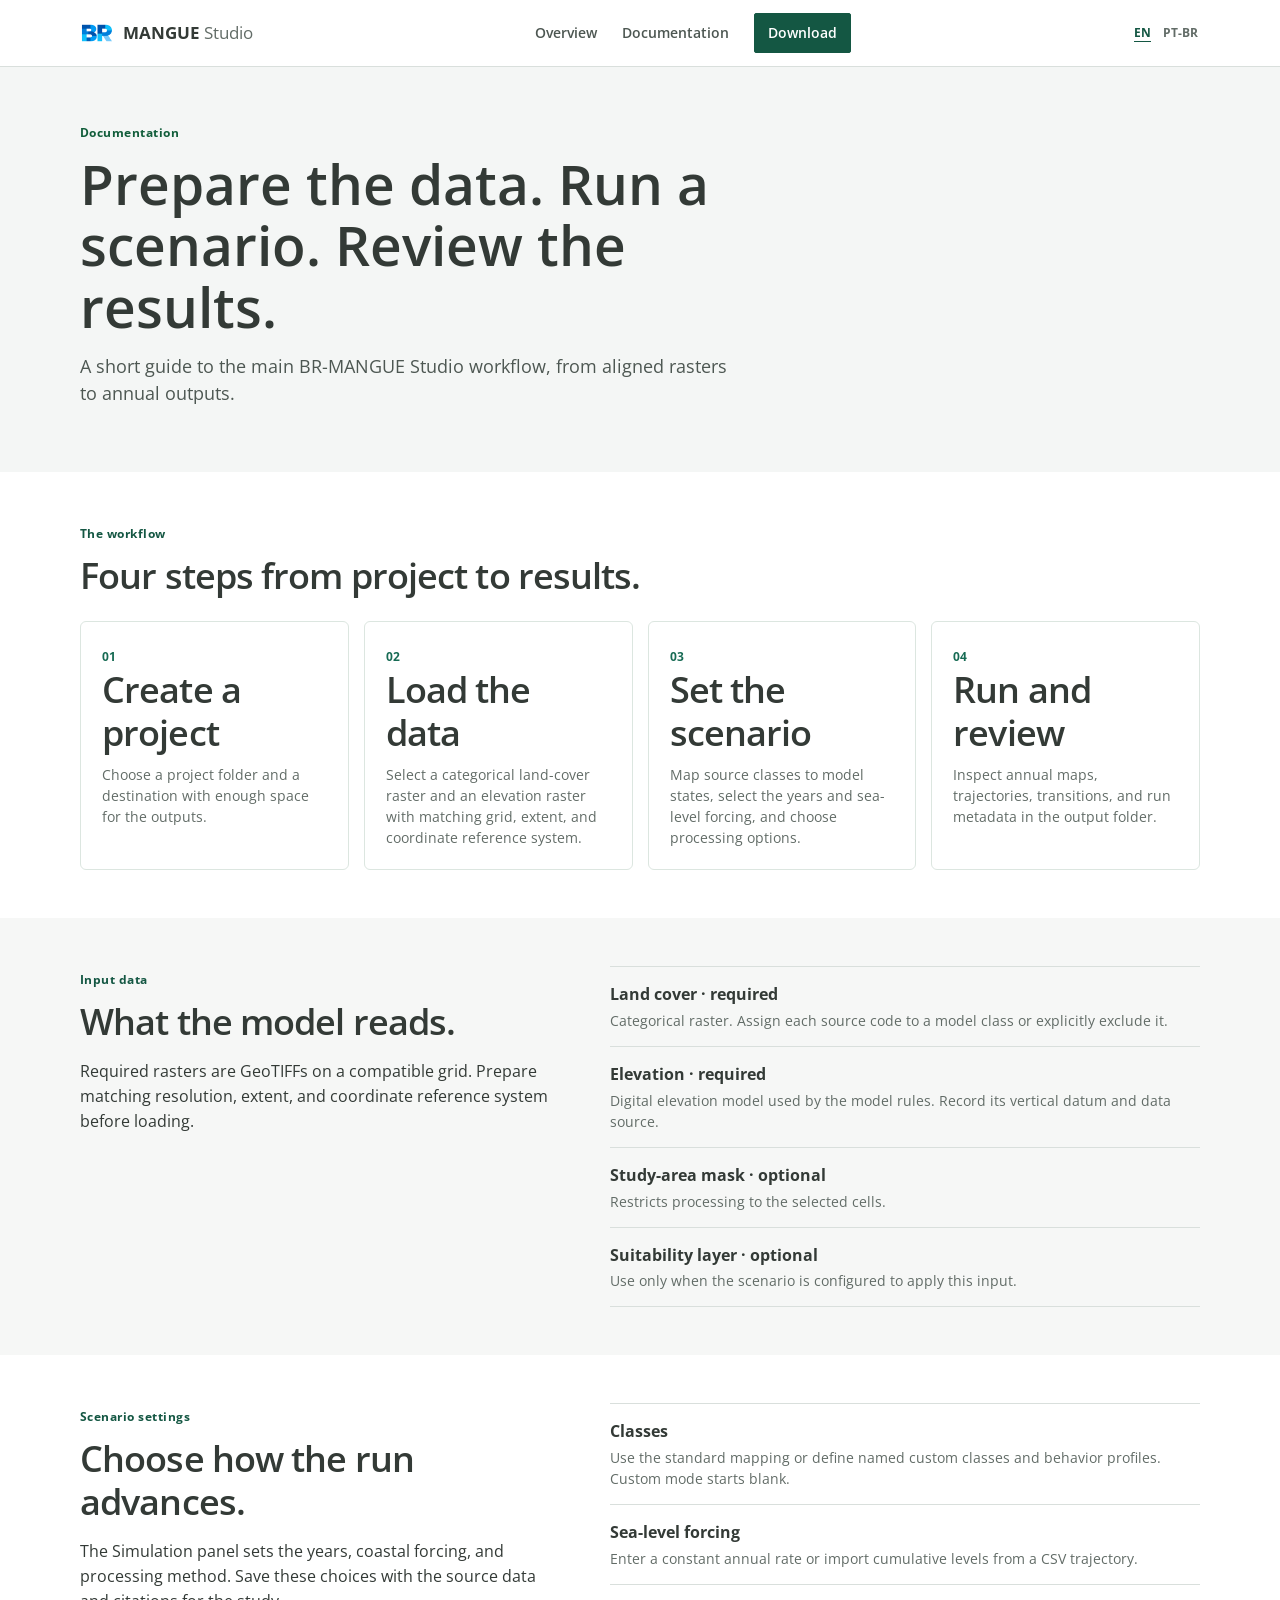
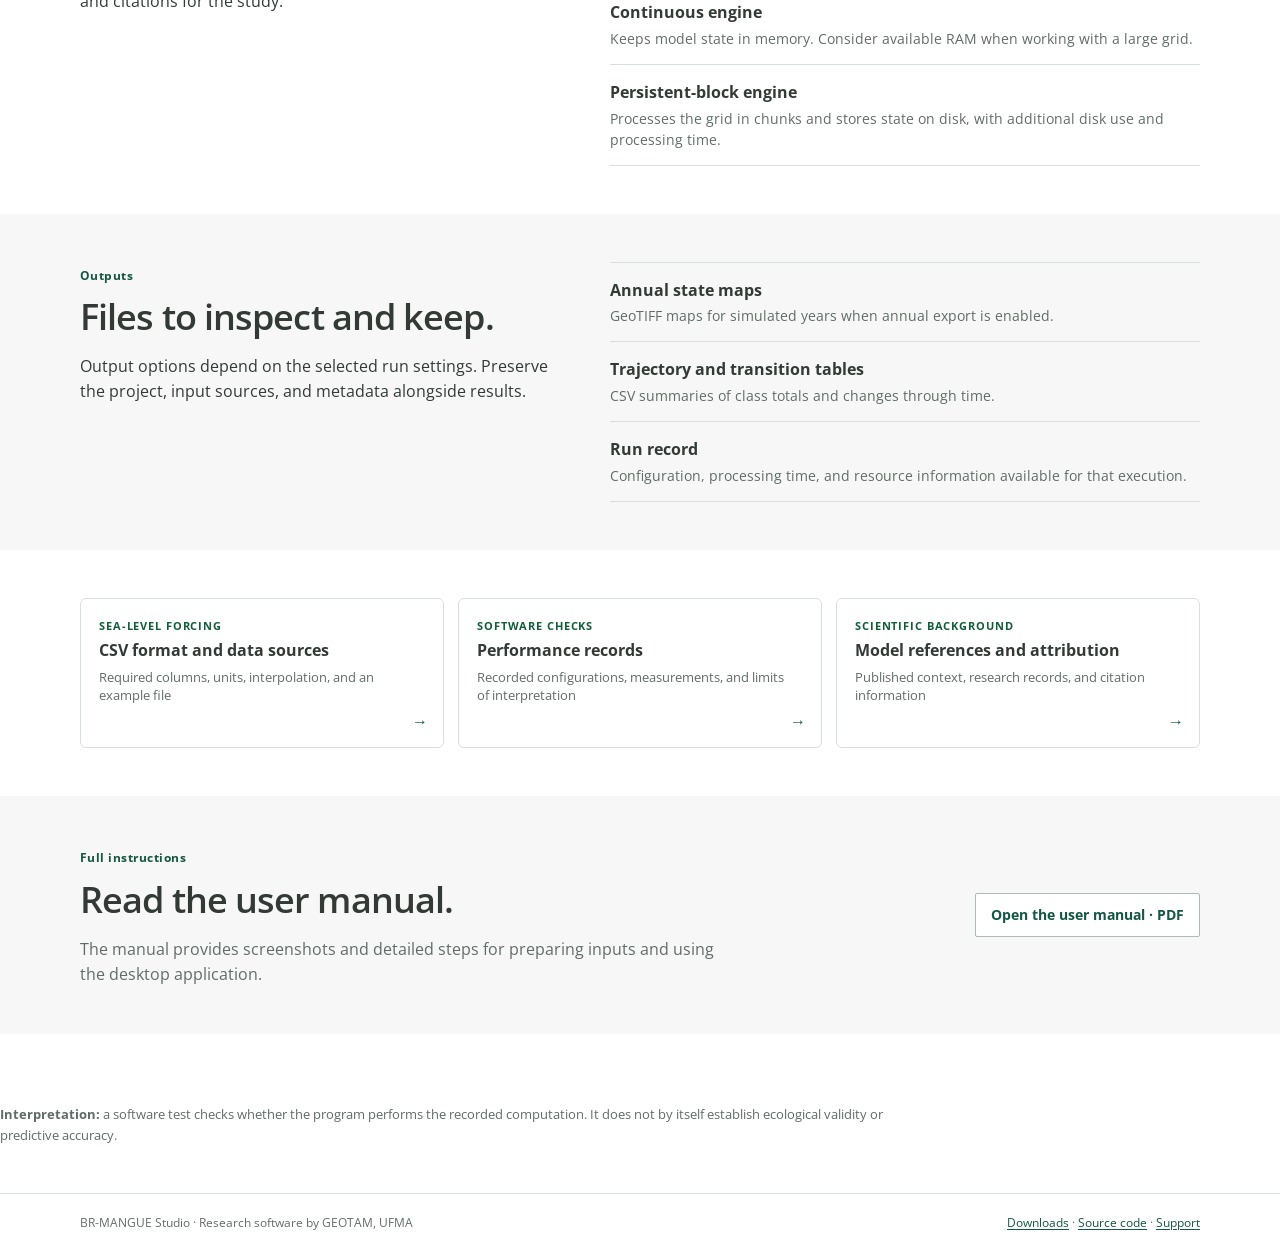
<file: guide.html>
<!doctype html>
<html lang="en">
<head>
  <meta charset="utf-8">
  <meta name="viewport" content="width=device-width, initial-scale=1">
  <meta name="description" content="Learn the BR-MANGUE Studio workflow, input data, scenario settings, and output files.">
  <meta name="theme-color" content="#f5f8f6">
  <title>Documentation · BR-MANGUE Studio</title>
  <link rel="canonical" href="https://oceanpep.github.io/br-mangue-studio-site/guide.html">
  <link rel="alternate" hreflang="en" href="https://oceanpep.github.io/br-mangue-studio-site/guide.html">
  <link rel="alternate" hreflang="pt-BR" href="https://oceanpep.github.io/br-mangue-studio-site/pt-br/guide.html">
  <link rel="icon" href="assets/BR-MANGUE_BR_icon.png" type="image/png">
  <link rel="preconnect" href="https://fonts.googleapis.com"><link rel="preconnect" href="https://fonts.gstatic.com" crossorigin><link href="https://fonts.googleapis.com/css2?family=Open+Sans:wght@400..700&amp;family=Source+Code+Pro:wght@400..600&amp;display=swap" rel="stylesheet"><link rel="stylesheet" href="styles.css?v=2026-11-25c">
</head>
<body>
  <a class="skip-link" href="#main">Skip to content</a>
  <header class="site-header"><div class="container nav-wrap">
    <a class="brand" href="index.html" aria-label="BR-MANGUE Studio home"><img src="assets/BR-MANGUE_BR_icon.png" alt=""><span>MANGUE <em>Studio</em></span></a>
    <nav aria-label="Main navigation"><a href="index.html">Overview</a><a href="https://github.com/oceanpep/br-mangue-studio/blob/main/docs/MODEL_DOCUMENTATION_EN.md" target="_blank" rel="noopener">Documentation</a><a href="downloads.html" class="nav-button">Download</a></nav>
    <div class="language-switch" aria-label="Choose language"><a href="https://github.com/oceanpep/br-mangue-studio/blob/main/docs/MODEL_DOCUMENTATION_EN.md" target="_blank" rel="noopener" aria-current="page" lang="en">EN</a><a href="pt-br/guide.html" lang="pt-BR">PT-BR</a></div>
  </div></header>
  <main id="main">
    <section class="page-hero"><div class="container">
      <p class="eyebrow">Documentation</p>
      <h1>Prepare the data. Run a scenario. Review the results.</h1>
      <p class="page-lead">A short guide to the main BR-MANGUE Studio workflow, from aligned rasters to annual outputs.</p>
    </div></section>
    <section class="section"><div class="container">
      <p class="eyebrow">The workflow</p><h2>Four steps from project to results.</h2>
      <div class="step-grid product-steps">
        <article><span>01</span><h2>Create a project</h2><p>Choose a project folder and a destination with enough space for the outputs.</p></article>
        <article><span>02</span><h2>Load the data</h2><p>Select a categorical land-cover raster and an elevation raster with matching grid, extent, and coordinate reference system.</p></article>
        <article><span>03</span><h2>Set the scenario</h2><p>Map source classes to model states, select the years and sea-level forcing, and choose processing options.</p></article>
        <article><span>04</span><h2>Run and review</h2><p>Inspect annual maps, trajectories, transitions, and run metadata in the output folder.</p></article>
      </div>
    </div></section>
    <section class="section tinted"><div class="container guide-columns">
      <div><p class="eyebrow">Input data</p><h2>What the model reads.</h2><p>Required rasters are GeoTIFFs on a compatible grid. Prepare matching resolution, extent, and coordinate reference system before loading.</p></div>
      <div class="guide-points">
        <div><b>Land cover · required</b><span>Categorical raster. Assign each source code to a model class or explicitly exclude it.</span></div>
        <div><b>Elevation · required</b><span>Digital elevation model used by the model rules. Record its vertical datum and data source.</span></div>
        <div><b>Study-area mask · optional</b><span>Restricts processing to the selected cells.</span></div>
        <div><b>Suitability layer · optional</b><span>Use only when the scenario is configured to apply this input.</span></div>
      </div>
    </div></section>
    <section class="section"><div class="container guide-columns">
      <div><p class="eyebrow">Scenario settings</p><h2>Choose how the run advances.</h2><p>The Simulation panel sets the years, coastal forcing, and processing method. Save these choices with the source data and citations for the study.</p></div>
      <div class="guide-points">
        <div><b>Classes</b><span>Use the standard mapping or define named custom classes and behavior profiles. Custom mode starts blank.</span></div>
        <div><b>Sea-level forcing</b><span>Enter a constant annual rate or import cumulative levels from a CSV trajectory.</span></div>
        <div><b>Continuous engine</b><span>Keeps model state in memory. Consider available RAM when working with a large grid.</span></div>
        <div><b>Persistent-block engine</b><span>Processes the grid in chunks and stores state on disk, with additional disk use and processing time.</span></div>
      </div>
    </div></section>
    <section class="section tinted" id="results"><div class="container guide-columns">
      <div><p class="eyebrow">Outputs</p><h2>Files to inspect and keep.</h2><p>Output options depend on the selected run settings. Preserve the project, input sources, and metadata alongside results.</p></div>
      <div class="guide-points">
        <div><b>Annual state maps</b><span>GeoTIFF maps for simulated years when annual export is enabled.</span></div>
        <div><b>Trajectory and transition tables</b><span>CSV summaries of class totals and changes through time.</span></div>
        <div><b>Run record</b><span>Configuration, processing time, and resource information available for that execution.</span></div>
      </div>
    </div></section>
    <section class="section"><div class="container documentation-links">
      <a class="documentation-link" href="sea-level-trajectories.html"><span>Sea-level forcing</span><strong>CSV format and data sources</strong><small>Required columns, units, interpolation, and an example file</small><b aria-hidden="true">→</b></a>
      <a class="documentation-link" href="benchmarks.html"><span>Software checks</span><strong>Performance records</strong><small>Recorded configurations, measurements, and limits of interpretation</small><b aria-hidden="true">→</b></a>
      <a class="documentation-link" href="articles.html"><span>Scientific background</span><strong>Model references and attribution</strong><small>Published context, research records, and citation information</small><b aria-hidden="true">→</b></a>
    </div></section>
    <section class="section tinted"><div class="container product-manual"><div><p class="eyebrow">Full instructions</p><h2>Read the user manual.</h2><p>The manual provides screenshots and detailed steps for preparing inputs and using the desktop application.</p></div><a class="button secondary" href="https://raw.githubusercontent.com/oceanpep/br-mangue-studio/main/docs/downloads/Manual_Usuario_BR_MANGUE_Studio_1.0.0.pdf">Open the user manual · PDF</a></div></section>
    <section class="section"><div class="container product-note"><strong>Interpretation:</strong> a software test checks whether the program performs the recorded computation. It does not by itself establish ecological validity or predictive accuracy.</div></section>
  </main>
  <footer class="site-footer"><div class="container footer-wrap"><span>BR-MANGUE Studio · Research software by GEOTAM, UFMA</span><span><a href="downloads.html">Downloads</a> · <a href="https://github.com/oceanpep/br-mangue-studio">Source code</a> · <a href="mailto:pepocean@gmail.com">Support</a></span></div></footer>
</body>
</html>
</file>
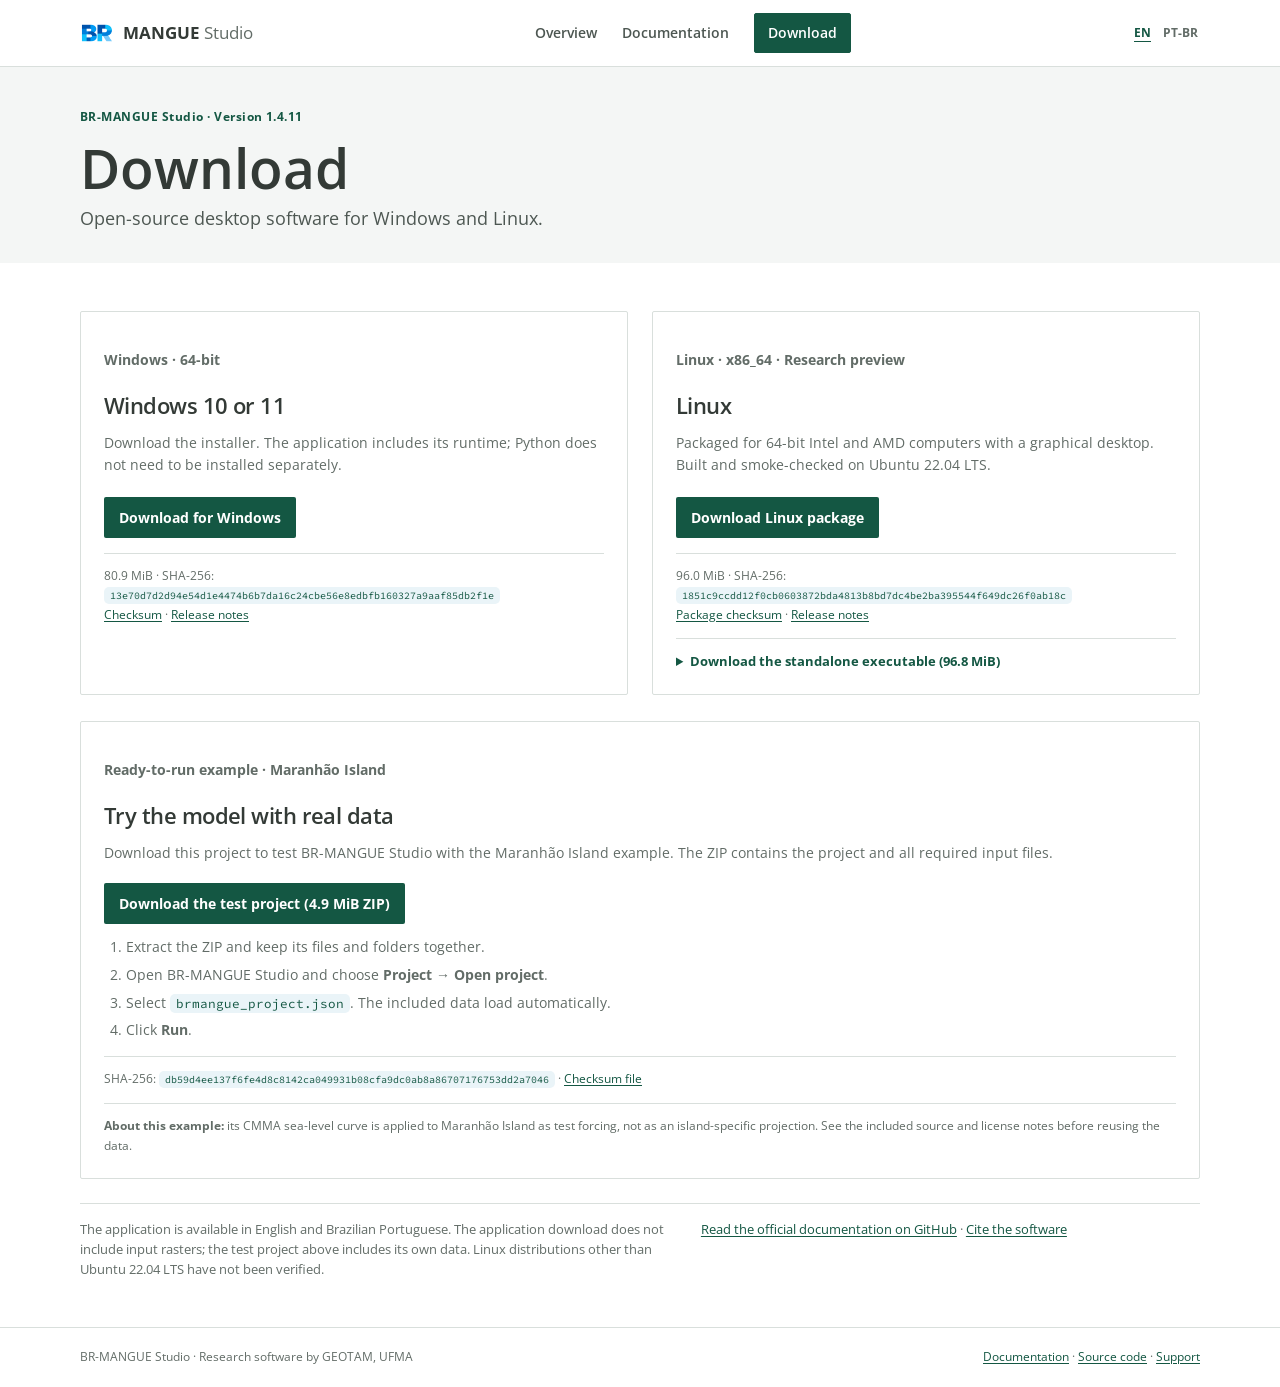
<file: projects.html>
<!doctype html><html lang="en"><head><meta charset="utf-8"><meta name="viewport" content="width=device-width, initial-scale=1"><meta http-equiv="refresh" content="0; url=downloads.html"><link rel="canonical" href="https://oceanpep.github.io/br-mangue-studio-site/downloads.html"><title>Downloads · BR-MANGUE Studio</title><link rel="stylesheet" href="styles.css?v=2026-11-25"></head><body><main class="container redirect-page"><h1>Current downloads</h1><p>Release information is now on the downloads page.</p><p><a class="button primary" href="downloads.html">Go to downloads</a></p></main></body></html>
</file>
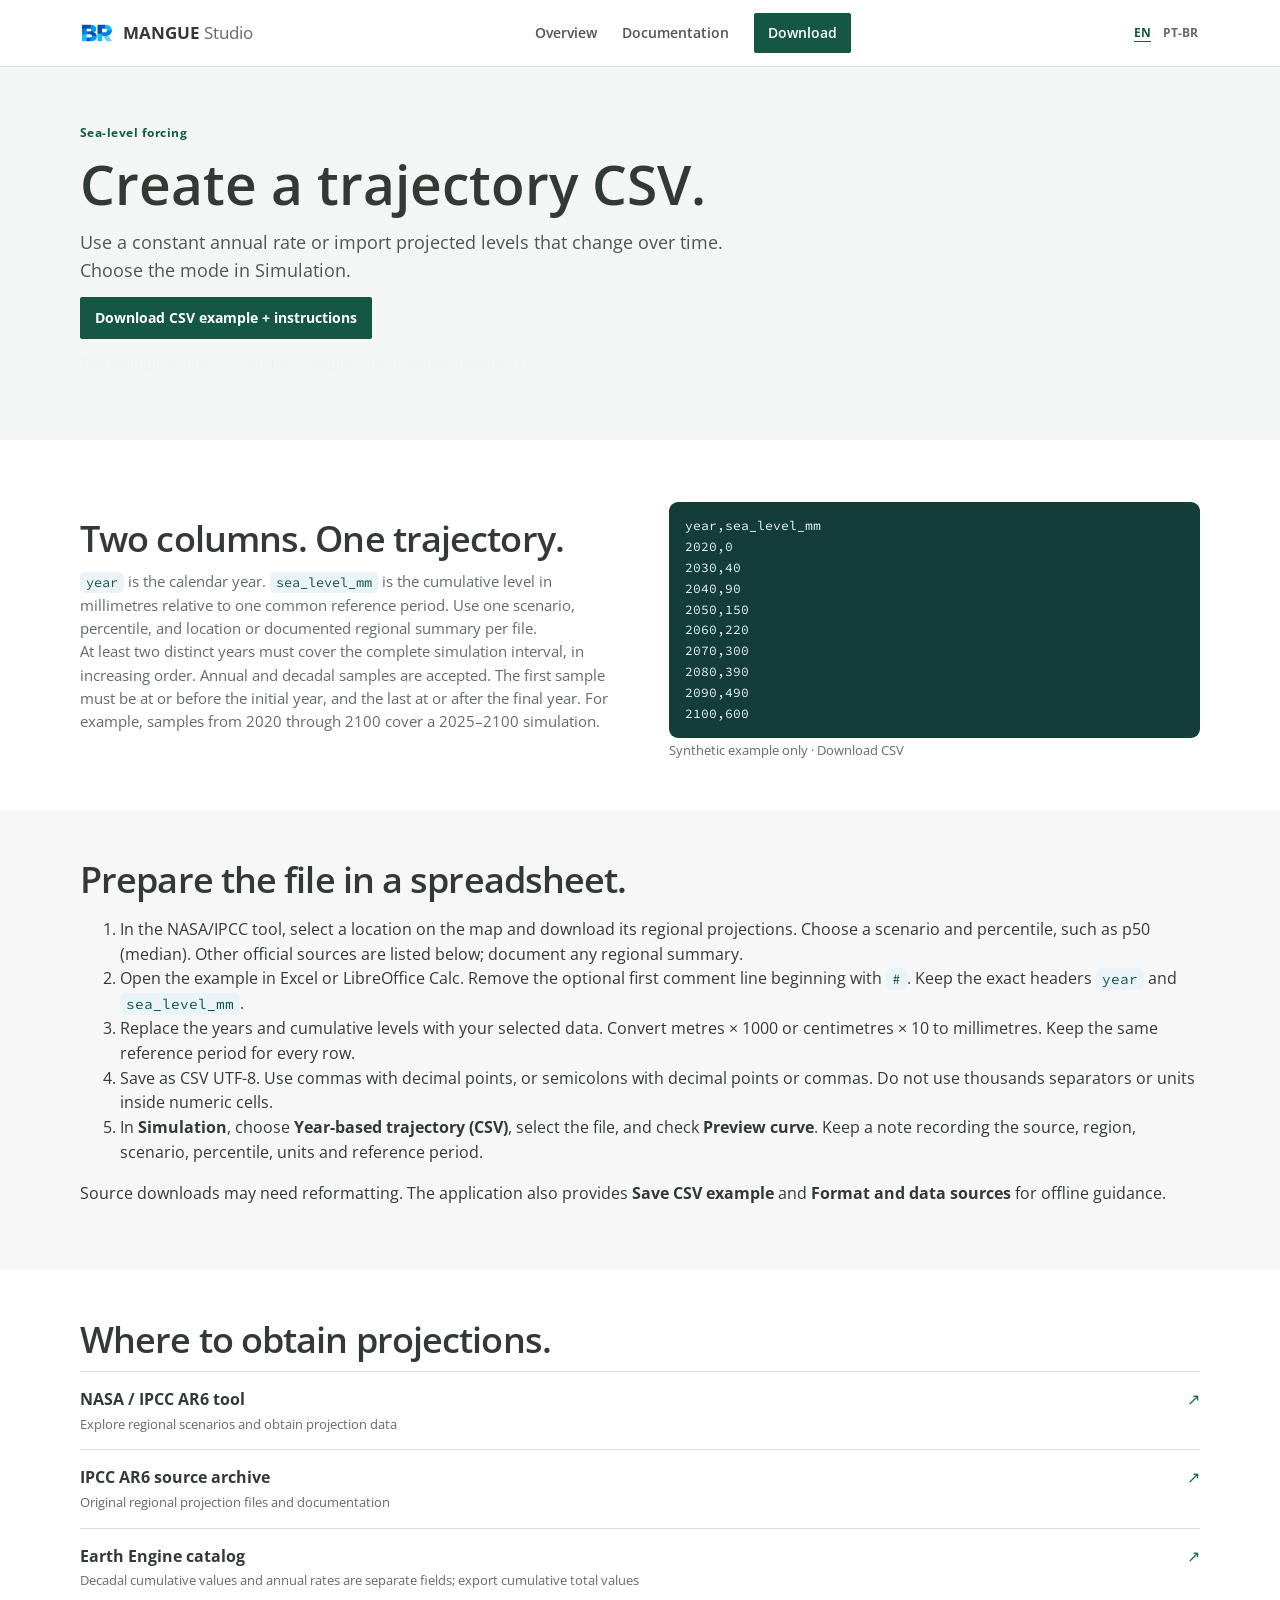
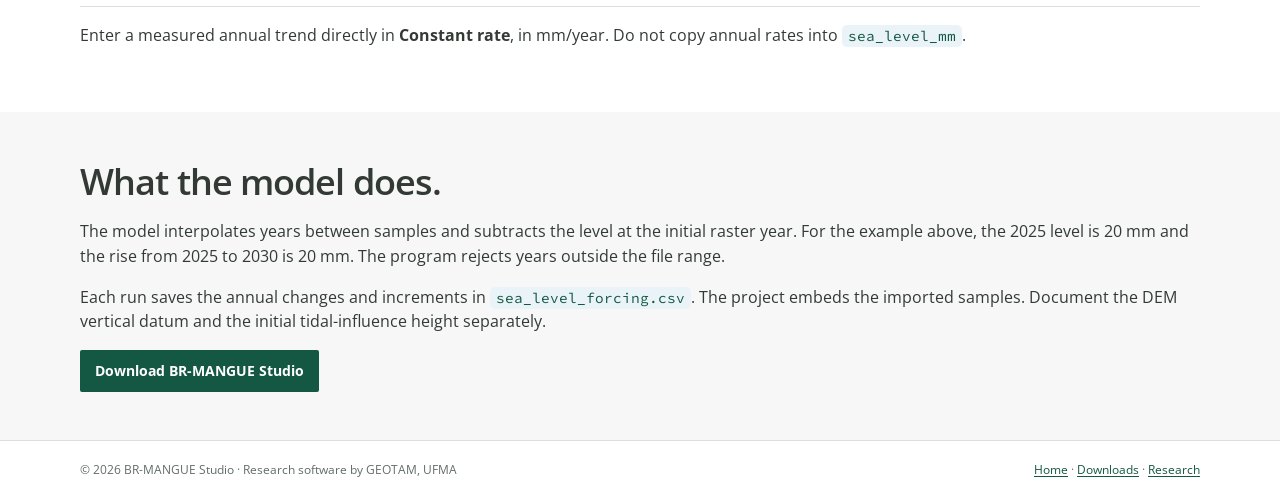
<file: sea-level-trajectories.html>
<!doctype html>
<html lang="en"><head><meta charset="utf-8"><meta name="viewport" content="width=device-width, initial-scale=1"><meta name="description" content="Create and import a sea-level trajectory CSV in BR-MANGUE Studio."><meta name="theme-color" content="#0d5d4f"><title>Sea-level trajectories · BR-MANGUE Studio</title><link rel="canonical" href="https://oceanpep.github.io/br-mangue-studio-site/sea-level-trajectories.html"><link rel="alternate" hreflang="en" href="https://oceanpep.github.io/br-mangue-studio-site/sea-level-trajectories.html"><link rel="alternate" hreflang="pt-BR" href="https://oceanpep.github.io/br-mangue-studio-site/pt-br/sea-level-trajectories.html"><link rel="icon" href="assets/BR-MANGUE_BR_icon.png" type="image/png"><link rel="preconnect" href="https://fonts.googleapis.com"><link rel="preconnect" href="https://fonts.gstatic.com" crossorigin><link href="https://fonts.googleapis.com/css2?family=Open+Sans:wght@400..700&amp;family=Source+Code+Pro:wght@400..600&amp;display=swap" rel="stylesheet"><link rel="stylesheet" href="styles.css?v=2026-11-25c"></head><body>
<a class="skip-link" href="#main">Skip to guide</a><header class="site-header"><div class="container nav-wrap"><a class="brand" href="index.html"><img src="assets/BR-MANGUE_BR_icon.png" alt=""><span>MANGUE <em>Studio</em></span></a><nav aria-label="Main navigation"><a href="index.html">Overview</a><a href="https://github.com/oceanpep/br-mangue-studio/blob/main/docs/MODEL_DOCUMENTATION_EN.md" target="_blank" rel="noopener">Documentation</a><a href="downloads.html" class="nav-button">Download</a></nav><div class="language-switch" aria-label="Choose language"><a href="sea-level-trajectories.html" aria-current="page" lang="en">EN</a><a href="pt-br/sea-level-trajectories.html" lang="pt-BR">PT-BR</a></div></div></header>
<main id="main"><section class="page-hero"><div class="container"><p class="eyebrow">Sea-level forcing</p><h1>Create a trajectory CSV.</h1><p class="page-lead">Use a constant annual rate or import projected levels that change over time. Choose the mode in Simulation.</p><a class="button primary" href="downloads/Sea_level_trajectory_example.zip" download>Download CSV example + instructions</a><p class="example-note">The example values are synthetic. Replace them before research use.</p></div></section>
<section class="section"><div class="container split"><div><h2>Two columns. One trajectory.</h2><p><code>year</code> is the calendar year. <code>sea_level_mm</code> is the cumulative level in millimetres relative to one common reference period. Use one scenario, percentile, and location or documented regional summary per file.</p><p>At least two distinct years must cover the complete simulation interval, in increasing order. Annual and decadal samples are accepted. The first sample must be at or before the initial year, and the last at or after the final year. For example, samples from 2020 through 2100 cover a 2025–2100 simulation.</p></div><div><pre class="command-block"><code>year,sea_level_mm
2020,0
2030,40
2040,90
2050,150
2060,220
2070,300
2080,390
2090,490
2100,600</code></pre><p><small>Synthetic example only · <a href="downloads/sea_level_SYNTHETIC_example.csv" download>Download CSV</a></small></p></div></div></section>
<section class="section tinted"><div class="container"><h2>Prepare the file in a spreadsheet.</h2><ol><li>In the NASA/IPCC tool, select a location on the map and download its regional projections. Choose a scenario and percentile, such as p50 (median). Other official sources are listed below; document any regional summary.</li><li>Open the example in Excel or LibreOffice Calc. Remove the optional first comment line beginning with <code>#</code>. Keep the exact headers <code>year</code> and <code>sea_level_mm</code>.</li><li>Replace the years and cumulative levels with your selected data. Convert metres × 1000 or centimetres × 10 to millimetres. Keep the same reference period for every row.</li><li>Save as CSV UTF-8. Use commas with decimal points, or semicolons with decimal points or commas. Do not use thousands separators or units inside numeric cells.</li><li>In <strong>Simulation</strong>, choose <strong>Year-based trajectory (CSV)</strong>, select the file, and check <strong>Preview curve</strong>. Keep a note recording the source, region, scenario, percentile, units and reference period.</li></ol><p>Source downloads may need reformatting. The application also provides <strong>Save CSV example</strong> and <strong>Format and data sources</strong> for offline guidance.</p></div></section>
<section class="section"><div class="container"><h2>Where to obtain projections.</h2><div class="link-list"><a href="https://sealevel.nasa.gov/data_tools/17"><span>NASA / IPCC AR6 tool</span><small>Explore regional scenarios and obtain projection data</small><b>↗</b></a><a href="https://doi.org/10.5281/zenodo.6382554"><span>IPCC AR6 source archive</span><small>Original regional projection files and documentation</small><b>↗</b></a><a href="https://developers.google.com/earth-engine/datasets/catalog/IPCC_AR6_SLP"><span>Earth Engine catalog</span><small>Decadal cumulative values and annual rates are separate fields; export cumulative total values</small><b>↗</b></a></div><p>Enter a measured annual trend directly in <strong>Constant rate</strong>, in mm/year. Do not copy annual rates into <code>sea_level_mm</code>.</p></div></section>
<section class="section tinted"><div class="container"><h2>What the model does.</h2><p>The model interpolates years between samples and subtracts the level at the initial raster year. For the example above, the 2025 level is 20 mm and the rise from 2025 to 2030 is 20 mm. The program rejects years outside the file range.</p><p>Each run saves the annual changes and increments in <code>sea_level_forcing.csv</code>. The project embeds the imported samples. Document the DEM vertical datum and the initial tidal-influence height separately.</p><a class="button primary" href="downloads.html">Download BR-MANGUE Studio</a></div></section></main>
<footer class="site-footer"><div class="container footer-wrap"><span>© 2026 BR-MANGUE Studio · Research software by GEOTAM, UFMA</span><span><a href="index.html">Home</a> · <a href="downloads.html">Downloads</a> · <a href="articles.html">Research</a></span></div></footer></body></html>
</file>
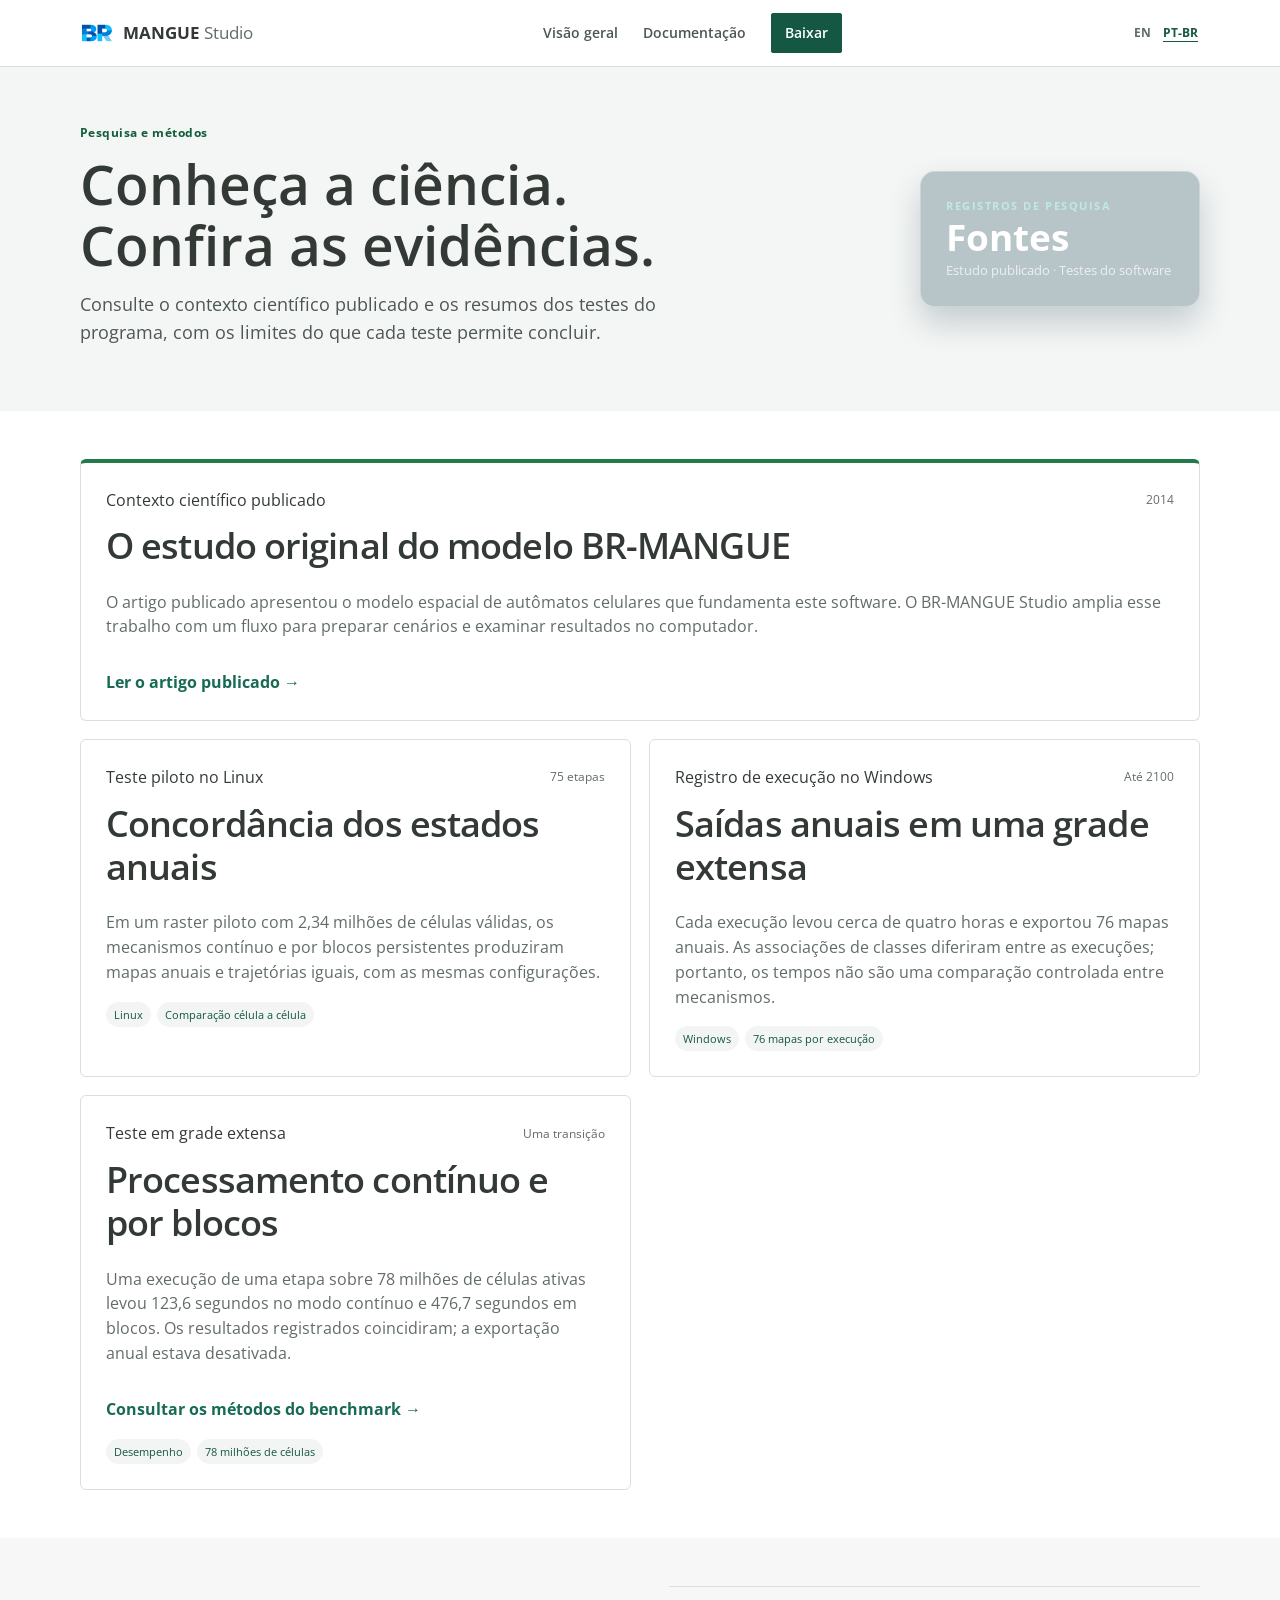
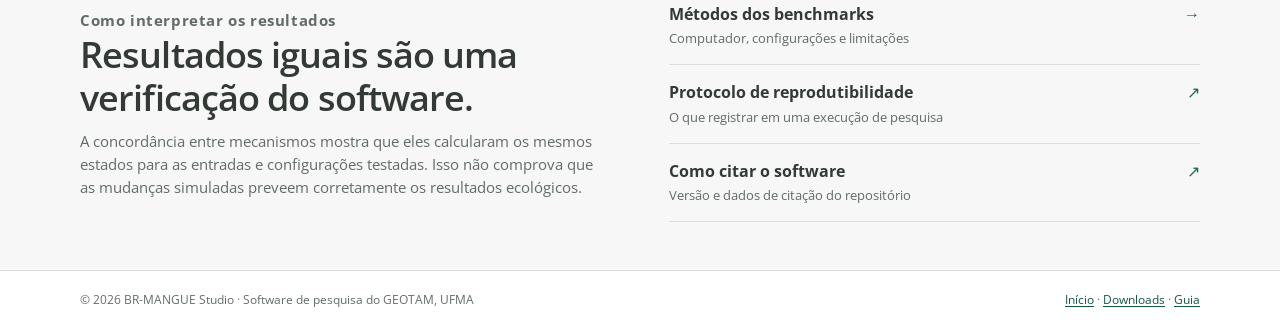
<file: pt-br/articles.html>
<!doctype html>
<html lang="pt-BR"><head><meta charset="utf-8"><meta name="viewport" content="width=device-width, initial-scale=1"><meta name="description" content="Contexto científico publicado e registros transparentes de testes do BR-MANGUE Studio."><meta name="theme-color" content="#0d5d4f"><title>Pesquisa e registros de testes · BR-MANGUE Studio</title><link rel="canonical" href="https://oceanpep.github.io/br-mangue-studio-site/pt-br/articles.html"><link rel="alternate" hreflang="en" href="https://oceanpep.github.io/br-mangue-studio-site/articles.html"><link rel="alternate" hreflang="pt-BR" href="https://oceanpep.github.io/br-mangue-studio-site/pt-br/articles.html"><link rel="icon" href="../assets/BR-MANGUE_BR_icon.png" type="image/png"><link rel="preconnect" href="https://fonts.googleapis.com"><link rel="preconnect" href="https://fonts.gstatic.com" crossorigin><link href="https://fonts.googleapis.com/css2?family=Open+Sans:wght@400..700&amp;family=Source+Code+Pro:wght@400..600&amp;display=swap" rel="stylesheet"><link rel="stylesheet" href="../styles.css?v=2026-11-25c"></head><body>
<a class="skip-link" href="#main">Pular para pesquisa</a><header class="site-header"><div class="container nav-wrap"><a class="brand" href="index.html"><img src="../assets/BR-MANGUE_BR_icon.png" alt=""><span>MANGUE <em>Studio</em></span></a><nav aria-label="Navegação principal"><a href="index.html">Visão geral</a><a href="https://github.com/oceanpep/br-mangue-studio/blob/main/docs/MODEL_DOCUMENTATION_PT.md" target="_blank" rel="noopener">Documentação</a><a href="downloads.html" class="nav-button">Baixar</a></nav><div class="language-switch" aria-label="Escolha o idioma"><a href="../articles.html" lang="en">EN</a><a href="articles.html" aria-current="page" lang="pt-BR">PT-BR</a></div></div></header>
<main id="main"><section class="page-hero"><div class="container page-hero-grid"><div><p class="eyebrow">Pesquisa e métodos</p><h1>Conheça a ciência. Confira as evidências.</h1><p class="page-lead">Consulte o contexto científico publicado e os resumos dos testes do programa, com os limites do que cada teste permite concluir.</p></div><div class="page-hero-badge"><span>Registros de pesquisa</span><b>Fontes</b><small>Estudo publicado · Testes do software</small></div></div></section>
<section class="section"><div class="container"><div class="article-grid"><article class="article-card featured-article"><div class="article-meta"><span>Contexto científico publicado</span><small>2014</small></div><h2>O estudo original do modelo BR-MANGUE</h2><p>O artigo publicado apresentou o modelo espacial de autômatos celulares que fundamenta este software. O BR-MANGUE Studio amplia esse trabalho com um fluxo para preparar cenários e examinar resultados no computador.</p><a class="text-link" href="https://panamjas.org/pdf_artigos/PANAMJAS_9%283%29_188-198.pdf">Ler o artigo publicado →</a></article>
<article class="article-card"><div class="article-meta"><span>Teste piloto no Linux</span><small>75 etapas</small></div><h2>Concordância dos estados anuais</h2><p>Em um raster piloto com 2,34 milhões de células válidas, os mecanismos contínuo e por blocos persistentes produziram mapas anuais e trajetórias iguais, com as mesmas configurações.</p><div class="article-tags"><span>Linux</span><span>Comparação célula a célula</span></div></article>
<article class="article-card"><div class="article-meta"><span>Registro de execução no Windows</span><small>Até 2100</small></div><h2>Saídas anuais em uma grade extensa</h2><p>Cada execução levou cerca de quatro horas e exportou 76 mapas anuais. As associações de classes diferiram entre as execuções; portanto, os tempos não são uma comparação controlada entre mecanismos.</p><div class="article-tags"><span>Windows</span><span>76 mapas por execução</span></div></article>
<article class="article-card"><div class="article-meta"><span>Teste em grade extensa</span><small>Uma transição</small></div><h2>Processamento contínuo e por blocos</h2><p>Uma execução de uma etapa sobre 78 milhões de células ativas levou 123,6 segundos no modo contínuo e 476,7 segundos em blocos. Os resultados registrados coincidiram; a exportação anual estava desativada.</p><a class="text-link" href="benchmarks.html">Consultar os métodos do benchmark →</a><div class="article-tags"><span>Desempenho</span><span>78 milhões de células</span></div></article></div></div></section>
<section class="section tinted"><div class="container split"><div><p class="eyebrow">Como interpretar os resultados</p><h2>Resultados iguais são uma verificação do software.</h2><p>A concordância entre mecanismos mostra que eles calcularam os mesmos estados para as entradas e configurações testadas. Isso não comprova que as mudanças simuladas preveem corretamente os resultados ecológicos.</p></div><div class="link-list"><a href="benchmarks.html"><span>Métodos dos benchmarks</span><small>Computador, configurações e limitações</small><b>→</b></a><a href="https://github.com/oceanpep/br-mangue-studio/blob/main/docs/REPRODUCIBILITY_AND_BENCHMARKING.md"><span>Protocolo de reprodutibilidade</span><small>O que registrar em uma execução de pesquisa</small><b>↗</b></a><a href="https://github.com/oceanpep/br-mangue-studio/blob/main/CITATION.cff"><span>Como citar o software</span><small>Versão e dados de citação do repositório</small><b>↗</b></a></div></div></section></main>
<footer class="site-footer"><div class="container footer-wrap"><span>© 2026 BR-MANGUE Studio · Software de pesquisa do GEOTAM, UFMA</span><span><a href="index.html">Início</a> · <a href="downloads.html">Downloads</a> · <a href="https://github.com/oceanpep/br-mangue-studio/blob/main/docs/MODEL_DOCUMENTATION_PT.md" target="_blank" rel="noopener">Guia</a></span></div></footer></body></html>
</file>
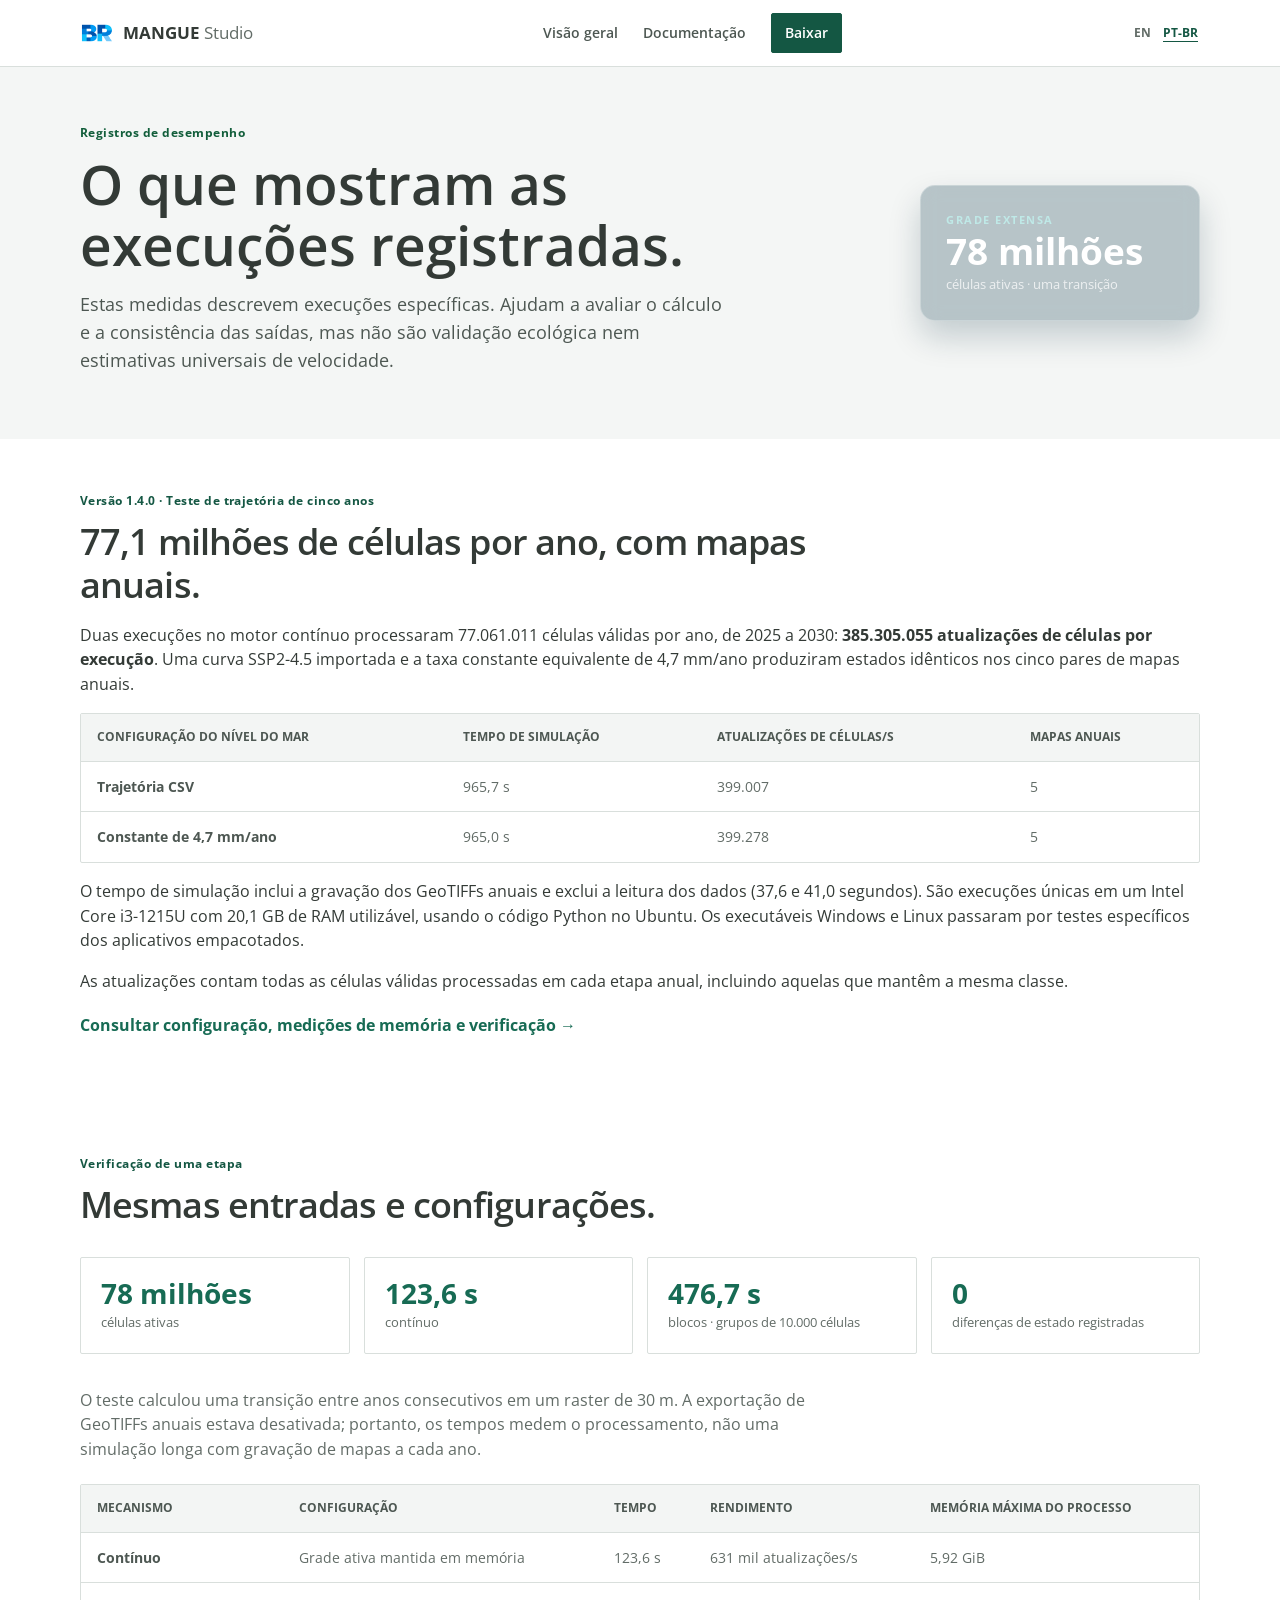
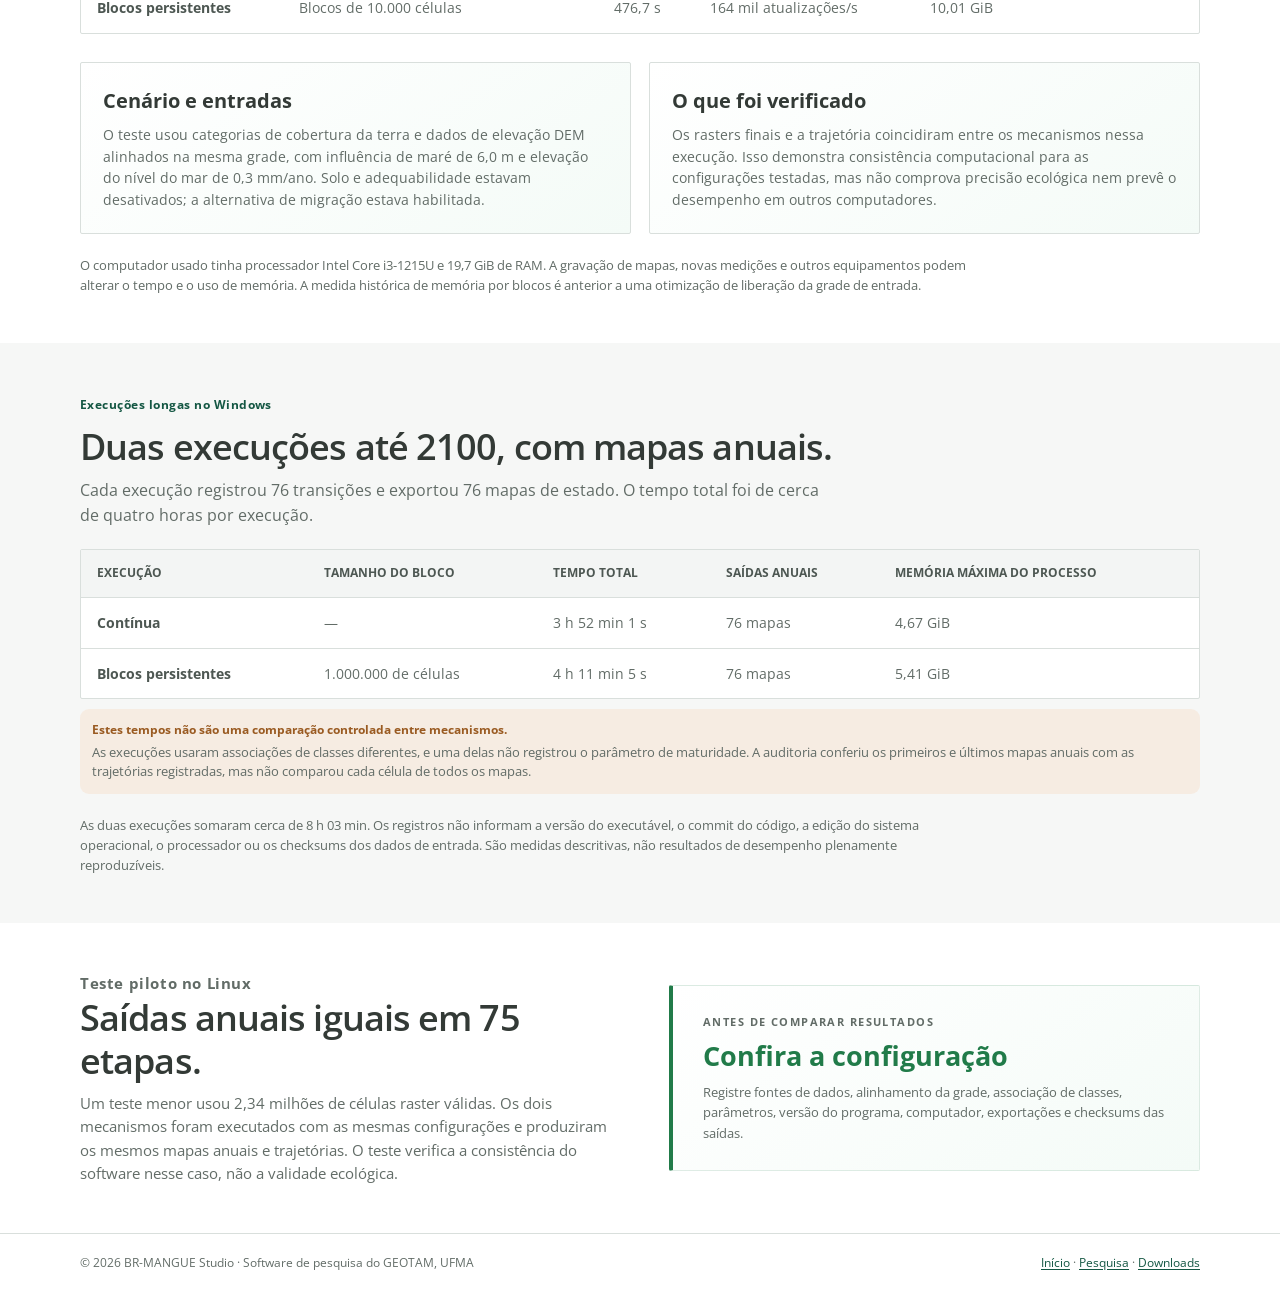
<file: pt-br/benchmarks.html>
<!doctype html>
<html lang="pt-BR"><head><meta charset="utf-8"><meta name="viewport" content="width=device-width, initial-scale=1"><meta name="description" content="Métodos, medidas de desempenho e limitações das execuções do BR-MANGUE Studio."><meta name="theme-color" content="#0d5d4f"><title>Métodos dos benchmarks · BR-MANGUE Studio</title><link rel="canonical" href="https://oceanpep.github.io/br-mangue-studio-site/pt-br/benchmarks.html"><link rel="alternate" hreflang="en" href="https://oceanpep.github.io/br-mangue-studio-site/benchmarks.html"><link rel="alternate" hreflang="pt-BR" href="https://oceanpep.github.io/br-mangue-studio-site/pt-br/benchmarks.html"><link rel="icon" href="../assets/BR-MANGUE_BR_icon.png" type="image/png"><link rel="preconnect" href="https://fonts.googleapis.com"><link rel="preconnect" href="https://fonts.gstatic.com" crossorigin><link href="https://fonts.googleapis.com/css2?family=Open+Sans:wght@400..700&amp;family=Source+Code+Pro:wght@400..600&amp;display=swap" rel="stylesheet"><link rel="stylesheet" href="../styles.css?v=2026-11-25c"></head><body>
<a class="skip-link" href="#main">Pular para os benchmarks</a><header class="site-header"><div class="container nav-wrap"><a class="brand" href="index.html"><img src="../assets/BR-MANGUE_BR_icon.png" alt=""><span>MANGUE <em>Studio</em></span></a><nav aria-label="Navegação principal"><a href="index.html">Visão geral</a><a href="https://github.com/oceanpep/br-mangue-studio/blob/main/docs/MODEL_DOCUMENTATION_PT.md" target="_blank" rel="noopener">Documentação</a><a href="downloads.html" class="nav-button">Baixar</a></nav><div class="language-switch" aria-label="Escolha o idioma"><a href="../benchmarks.html" lang="en">EN</a><a href="benchmarks.html" aria-current="page" lang="pt-BR">PT-BR</a></div></div></header>
<main id="main"><section class="page-hero"><div class="container page-hero-grid"><div><p class="eyebrow">Registros de desempenho</p><h1>O que mostram as execuções registradas.</h1><p class="page-lead">Estas medidas descrevem execuções específicas. Ajudam a avaliar o cálculo e a consistência das saídas, mas não são validação ecológica nem estimativas universais de velocidade.</p></div><div class="page-hero-badge"><span>Grade extensa</span><b>78 milhões</b><small>células ativas · uma transição</small></div></div></section><section class="section" id="trajectories-140"><div class="container"><p class="eyebrow">Versão 1.4.0 · Teste de trajetória de cinco anos</p><h2>77,1 milhões de células por ano, com mapas anuais.</h2><p>Duas execuções no motor contínuo processaram 77.061.011 células válidas por ano, de 2025 a 2030: <strong>385.305.055 atualizações de células por execução</strong>. Uma curva SSP2-4.5 importada e a taxa constante equivalente de 4,7 mm/ano produziram estados idênticos nos cinco pares de mapas anuais.</p><div class="benchmark-table-wrap"><table class="benchmark-table"><thead><tr><th>Configuração do nível do mar</th><th>Tempo de simulação</th><th>Atualizações de células/s</th><th>Mapas anuais</th></tr></thead><tbody><tr><td>Trajetória CSV</td><td>965,7 s</td><td>399.007</td><td>5</td></tr><tr><td>Constante de 4,7 mm/ano</td><td>965,0 s</td><td>399.278</td><td>5</td></tr></tbody></table></div><p>O tempo de simulação inclui a gravação dos GeoTIFFs anuais e exclui a leitura dos dados (37,6 e 41,0 segundos). São execuções únicas em um Intel Core i3-1215U com 20,1 GB de RAM utilizável, usando o código Python no Ubuntu. Os executáveis Windows e Linux passaram por testes específicos dos aplicativos empacotados.</p><p>As atualizações contam todas as células válidas processadas em cada etapa anual, incluindo aquelas que mantêm a mesma classe. <a class="text-link" href="https://github.com/oceanpep/br-mangue-studio/blob/v1.4.0/docs/benchmarks/CMMA_TRAJECTORIES_20261020.md">Consultar configuração, medições de memória e verificação →</a></p></div></section>
<section class="section"><div class="container"><p class="eyebrow">Verificação de uma etapa</p><h2>Mesmas entradas e configurações.</h2><div class="metric-grid"><div class="metric-card"><strong>78 milhões</strong><span>células ativas</span></div><div class="metric-card"><strong>123,6 s</strong><span>contínuo</span></div><div class="metric-card"><strong>476,7 s</strong><span>blocos · grupos de 10.000 células</span></div><div class="metric-card"><strong>0</strong><span>diferenças de estado registradas</span></div></div><p class="section-intro">O teste calculou uma transição entre anos consecutivos em um raster de 30 m. A exportação de GeoTIFFs anuais estava desativada; portanto, os tempos medem o processamento, não uma simulação longa com gravação de mapas a cada ano.</p><div class="benchmark-table-wrap"><table class="benchmark-table"><thead><tr><th>Mecanismo</th><th>Configuração</th><th>Tempo</th><th>Rendimento</th><th>Memória máxima do processo</th></tr></thead><tbody><tr><td>Contínuo</td><td>Grade ativa mantida em memória</td><td>123,6 s</td><td>631 mil atualizações/s</td><td>5,92 GiB</td></tr><tr><td>Blocos persistentes</td><td>Blocos de 10.000 células</td><td>476,7 s</td><td>164 mil atualizações/s</td><td>10,01 GiB</td></tr></tbody></table></div><div class="benchmark-detail"><div><h3>Cenário e entradas</h3><p>O teste usou categorias de cobertura da terra e dados de elevação DEM alinhados na mesma grade, com influência de maré de 6,0 m e elevação do nível do mar de 0,3 mm/ano. Solo e adequabilidade estavam desativados; a alternativa de migração estava habilitada.</p></div><div><h3>O que foi verificado</h3><p>Os rasters finais e a trajetória coincidiram entre os mecanismos nessa execução. Isso demonstra consistência computacional para as configurações testadas, mas não comprova precisão ecológica nem prevê o desempenho em outros computadores.</p></div></div><p class="benchmark-note">O computador usado tinha processador Intel Core i3-1215U e 19,7 GiB de RAM. A gravação de mapas, novas medições e outros equipamentos podem alterar o tempo e o uso de memória. A medida histórica de memória por blocos é anterior a uma otimização de liberação da grade de entrada.</p></div></section>
<section class="section tinted"><div class="container"><p class="eyebrow">Execuções longas no Windows</p><h2>Duas execuções até 2100, com mapas anuais.</h2><p class="section-intro">Cada execução registrou 76 transições e exportou 76 mapas de estado. O tempo total foi de cerca de quatro horas por execução.</p><div class="benchmark-table-wrap"><table class="benchmark-table"><thead><tr><th>Execução</th><th>Tamanho do bloco</th><th>Tempo total</th><th>Saídas anuais</th><th>Memória máxima do processo</th></tr></thead><tbody><tr><td>Contínua</td><td>—</td><td>3 h 52 min 1 s</td><td>76 mapas</td><td>4,67 GiB</td></tr><tr><td>Blocos persistentes</td><td>1.000.000 de células</td><td>4 h 11 min 5 s</td><td>76 mapas</td><td>5,41 GiB</td></tr></tbody></table></div><div class="notice"><strong>Estes tempos não são uma comparação controlada entre mecanismos.</strong><small>As execuções usaram associações de classes diferentes, e uma delas não registrou o parâmetro de maturidade. A auditoria conferiu os primeiros e últimos mapas anuais com as trajetórias registradas, mas não comparou cada célula de todos os mapas.</small></div><p class="benchmark-note">As duas execuções somaram cerca de 8 h 03 min. Os registros não informam a versão do executável, o commit do código, a edição do sistema operacional, o processador ou os checksums dos dados de entrada. São medidas descritivas, não resultados de desempenho plenamente reproduzíveis.</p></div></section>
<section class="section"><div class="container split"><div><p class="eyebrow">Teste piloto no Linux</p><h2>Saídas anuais iguais em 75 etapas.</h2><p>Um teste menor usou 2,34 milhões de células raster válidas. Os dois mecanismos foram executados com as mesmas configurações e produziram os mesmos mapas anuais e trajetórias. O teste verifica a consistência do software nesse caso, não a validade ecológica.</p></div><div class="info-card"><strong>Antes de comparar resultados</strong><span>Confira a configuração</span><small>Registre fontes de dados, alinhamento da grade, associação de classes, parâmetros, versão do programa, computador, exportações e checksums das saídas.</small></div></div></section></main>
<footer class="site-footer"><div class="container footer-wrap"><span>© 2026 BR-MANGUE Studio · Software de pesquisa do GEOTAM, UFMA</span><span><a href="index.html">Início</a> · <a href="articles.html">Pesquisa</a> · <a href="downloads.html">Downloads</a></span></div></footer></body></html>
</file>
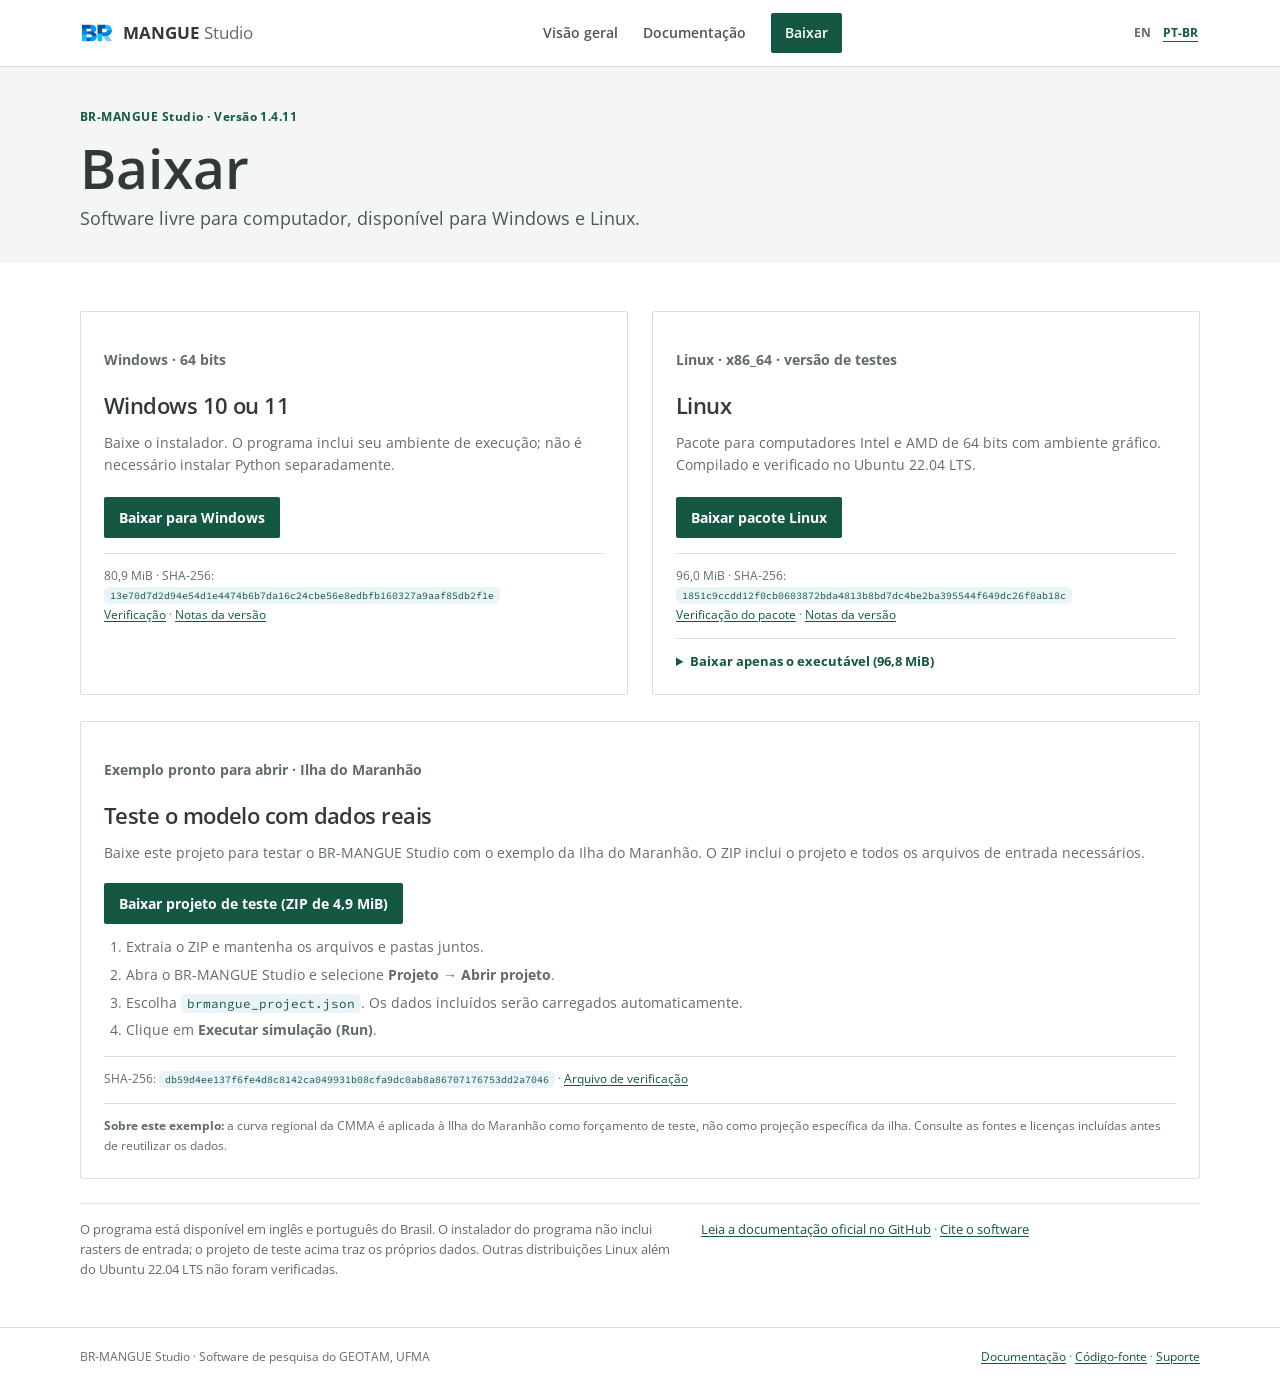
<file: pt-br/downloads.html>
<!doctype html>
<html lang="pt-BR">
<head>
  <meta charset="utf-8"><meta name="viewport" content="width=device-width, initial-scale=1">
  <meta name="description" content="Baixe o BR-MANGUE Studio para Windows ou Linux."><meta name="theme-color" content="#ffffff">
  <title>Baixar · BR-MANGUE Studio</title>
  <link rel="canonical" href="https://oceanpep.github.io/br-mangue-studio-site/pt-br/downloads.html">
  <link rel="alternate" hreflang="en" href="https://oceanpep.github.io/br-mangue-studio-site/downloads.html"><link rel="alternate" hreflang="pt-BR" href="https://oceanpep.github.io/br-mangue-studio-site/pt-br/downloads.html">
  <link rel="icon" href="../assets/BR-MANGUE_BR_icon.png" type="image/png">
  <link rel="preconnect" href="https://fonts.googleapis.com"><link rel="preconnect" href="https://fonts.gstatic.com" crossorigin>
  <link href="https://fonts.googleapis.com/css2?family=Open+Sans:wght@400..700&amp;family=Source+Code+Pro:wght@400..600&amp;display=swap" rel="stylesheet">
  <link rel="stylesheet" href="../styles.css?v=2026-11-25d">
</head>
<body><a class="skip-link" href="#main">Pular para o conteúdo</a>
<header class="site-header"><div class="container nav-wrap">
<a class="brand" href="index.html" aria-label="Página inicial do BR-MANGUE Studio"><img src="../assets/BR-MANGUE_BR_icon.png" alt=""><span>MANGUE <em>Studio</em></span></a>
<nav aria-label="Navegação principal"><a href="index.html">Visão geral</a><a href="https://github.com/oceanpep/br-mangue-studio/blob/main/docs/MODEL_DOCUMENTATION_PT.md" target="_blank" rel="noopener">Documentação</a><a href="downloads.html" class="nav-button" aria-current="page">Baixar</a></nav>
<div class="language-switch" aria-label="Escolher idioma"><a href="../downloads.html" lang="en">EN</a><a href="downloads.html" aria-current="page" lang="pt-BR">PT-BR</a></div>
</div></header>
<main id="main">
<section class="download-heading"><div class="container"><p class="eyebrow">BR-MANGUE Studio · Versão 1.4.11</p><h1>Baixar</h1><p class="page-lead">Software livre para computador, disponível para Windows e Linux.</p></div></section>
<section class="section download-section"><div class="container">
<div class="download-grid product-downloads">
<article class="download-card" id="windows"><p class="release-tag">Windows · 64 bits</p><h2>Windows 10 ou 11</h2><p>Baixe o instalador. O programa inclui seu ambiente de execução; não é necessário instalar Python separadamente.</p><a class="button primary download-button" href="https://github.com/oceanpep/br-mangue-studio/releases/download/v1.4.11/BR-MANGUE_Studio-1.4.11-Windows-x64.exe" download>Baixar para Windows</a><p class="download-meta">80,9 MiB · SHA-256: <code>13e70d7d2d94e54d1e4474b6b7da16c24cbe56e8edbfb160327a9aaf85db2f1e</code><br><a href="https://github.com/oceanpep/br-mangue-studio/releases/download/v1.4.11/BR-MANGUE_Studio-1.4.11-Windows-x64.exe.sha256">Verificação</a> · <a href="https://github.com/oceanpep/br-mangue-studio/releases/tag/v1.4.11">Notas da versão</a></p></article>
<article class="download-card" id="linux"><p class="release-tag">Linux · x86_64 · versão de testes</p><h2>Linux</h2><p>Pacote para computadores Intel e AMD de 64 bits com ambiente gráfico. Compilado e verificado no Ubuntu 22.04 LTS.</p><a class="button primary download-button" href="https://github.com/oceanpep/br-mangue-studio/releases/download/v1.4.11/BR-MANGUE_Studio-1.4.11-Linux-x86_64.tar.gz" download>Baixar pacote Linux</a><p class="download-meta">96,0 MiB · SHA-256: <code>1851c9ccdd12f0cb0603872bda4813b8bd7dc4be2ba395544f649dc26f0ab18c</code><br><a href="https://github.com/oceanpep/br-mangue-studio/releases/download/v1.4.11/BR-MANGUE_Studio-1.4.11-Linux-x86_64.tar.gz.sha256">Verificação do pacote</a> · <a href="https://github.com/oceanpep/br-mangue-studio/releases/tag/v1.4.11">Notas da versão</a><br><details class="download-details"><summary>Baixar apenas o executável (96,8 MiB)</summary><p><a href="https://github.com/oceanpep/br-mangue-studio/releases/download/v1.4.11/BRMANGUE_Studio_Linux_x86_64" download>BRMANGUE_Studio_Linux_x86_64</a> · SHA-256: <code>9041417137f8e433b76992670fd888bd53ae4276706a9a10dedae6b62ab2bfc9</code> · <a href="https://github.com/oceanpep/br-mangue-studio/releases/download/v1.4.11/BRMANGUE_Studio_Linux_x86_64.sha256">Verificação</a></p></details></article>
</div>
<article class="download-card sample-project" id="projeto-teste">
<p class="release-tag">Exemplo pronto para abrir · Ilha do Maranhão</p>
<h2>Teste o modelo com dados reais</h2>
<p>Baixe este projeto para testar o BR-MANGUE Studio com o exemplo da Ilha do Maranhão. O ZIP inclui o projeto e todos os arquivos de entrada necessários.</p>
<a class="button primary download-button" href="https://github.com/oceanpep/br-mangue-studio/releases/download/v1.4.10/BRMANGUE_Test_Project_Maranhao_Island_2025.zip" download>Baixar projeto de teste (ZIP de 4,9 MiB)</a>
<ol>
<li>Extraia o ZIP e mantenha os arquivos e pastas juntos.</li>
<li>Abra o BR-MANGUE Studio e selecione <strong>Projeto → Abrir projeto</strong>.</li>
<li>Escolha <code>brmangue_project.json</code>. Os dados incluídos serão carregados automaticamente.</li>
<li>Clique em <strong>Executar simulação (Run)</strong>.</li>
</ol>
<p class="download-meta">SHA-256: <code>db59d4ee137f6fe4d8c8142ca049931b08cfa9dc0ab8a86707176753dd2a7046</code> · <a href="https://github.com/oceanpep/br-mangue-studio/releases/download/v1.4.10/BRMANGUE_Test_Project_Maranhao_Island_2025.zip.sha256">Arquivo de verificação</a></p>
<p class="download-meta"><strong>Sobre este exemplo:</strong> a curva regional da CMMA é aplicada à Ilha do Maranhão como forçamento de teste, não como projeção específica da ilha. Consulte as fontes e licenças incluídas antes de reutilizar os dados.</p>
</article>
<div class="download-note"><p>O programa está disponível em inglês e português do Brasil. O instalador do programa não inclui rasters de entrada; o projeto de teste acima traz os próprios dados. Outras distribuições Linux além do Ubuntu 22.04 LTS não foram verificadas.</p><p><a href="https://github.com/oceanpep/br-mangue-studio/blob/main/docs/MODEL_DOCUMENTATION_PT.md" target="_blank" rel="noopener">Leia a documentação oficial no GitHub</a> · <a href="https://doi.org/10.5281/zenodo.23509308">Cite o software</a></p></div>
</div></section>
</main>
<footer class="site-footer"><div class="container footer-wrap"><span>BR-MANGUE Studio · Software de pesquisa do GEOTAM, UFMA</span><span><a href="https://github.com/oceanpep/br-mangue-studio/blob/main/docs/MODEL_DOCUMENTATION_PT.md" target="_blank" rel="noopener">Documentação</a> · <a href="https://github.com/oceanpep/br-mangue-studio">Código-fonte</a> · <a href="mailto:pepocean@gmail.com">Suporte</a></span></div></footer>
</body></html>
</file>
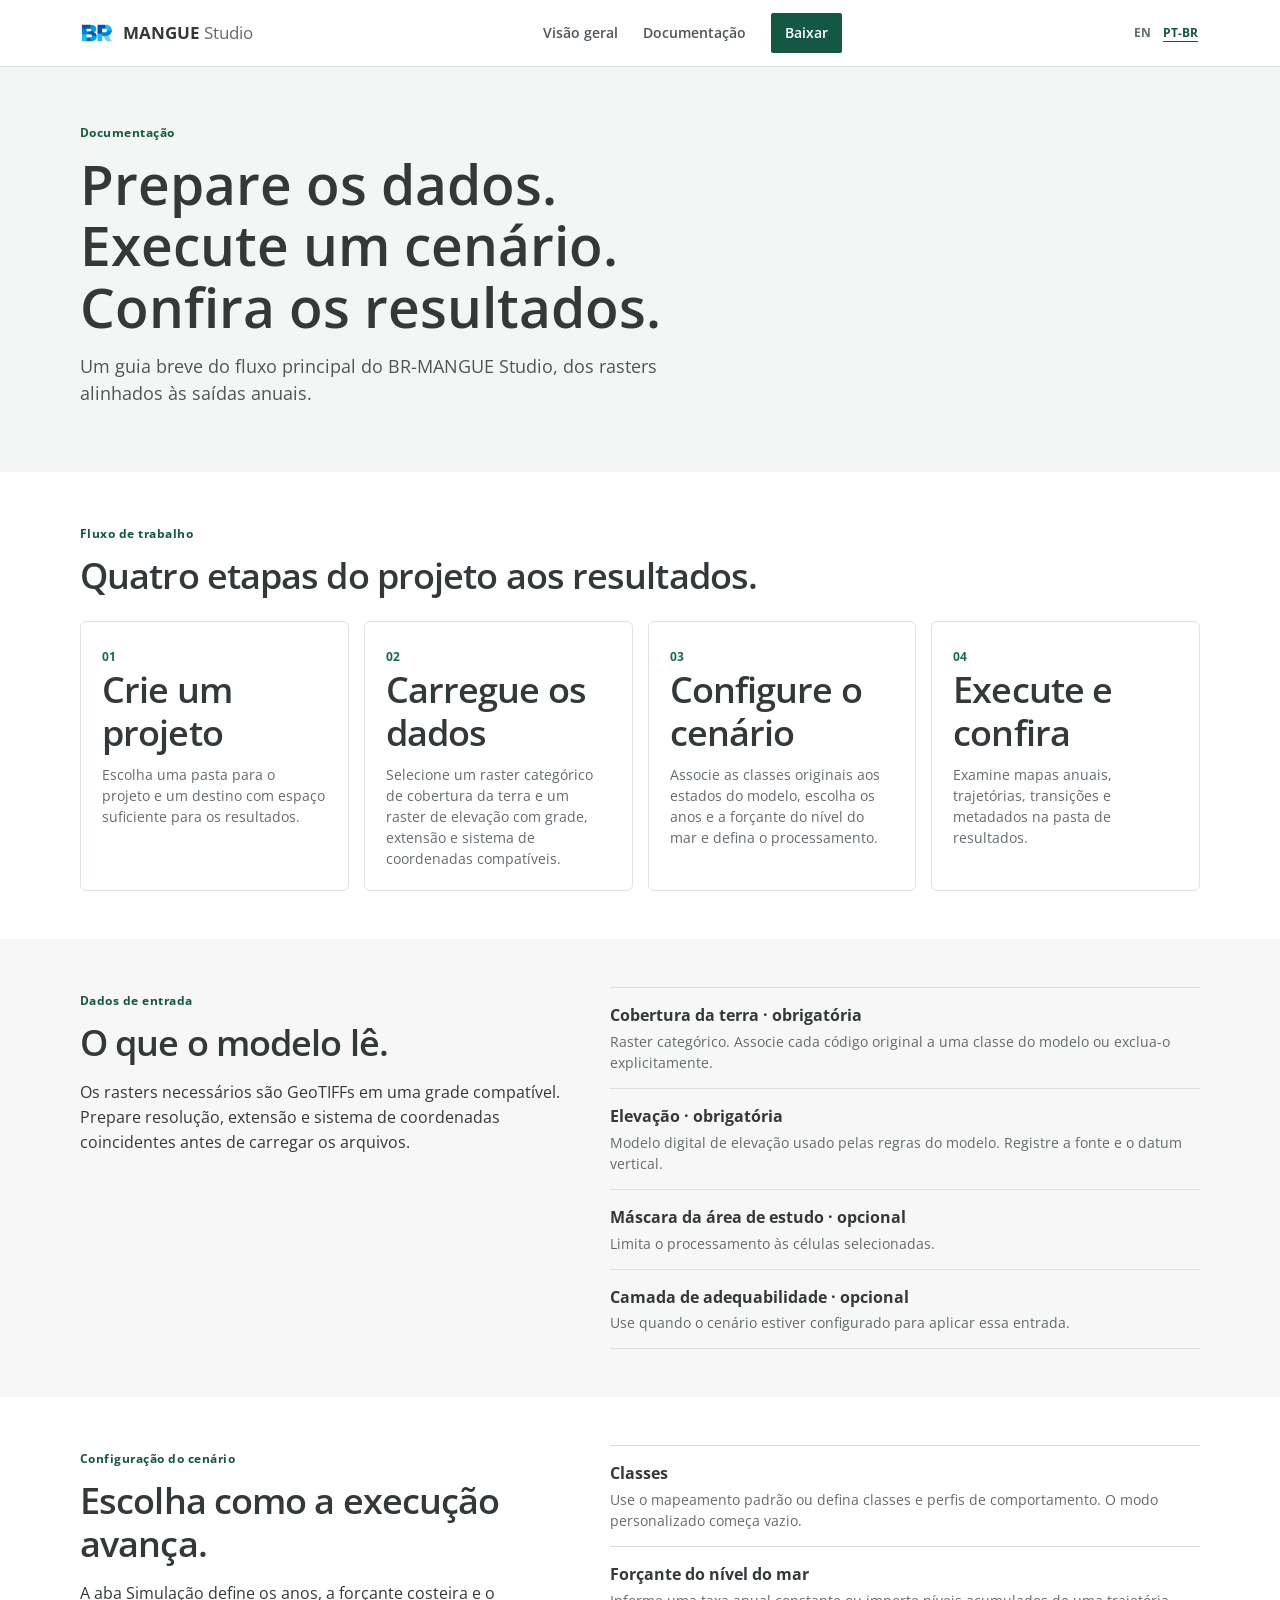
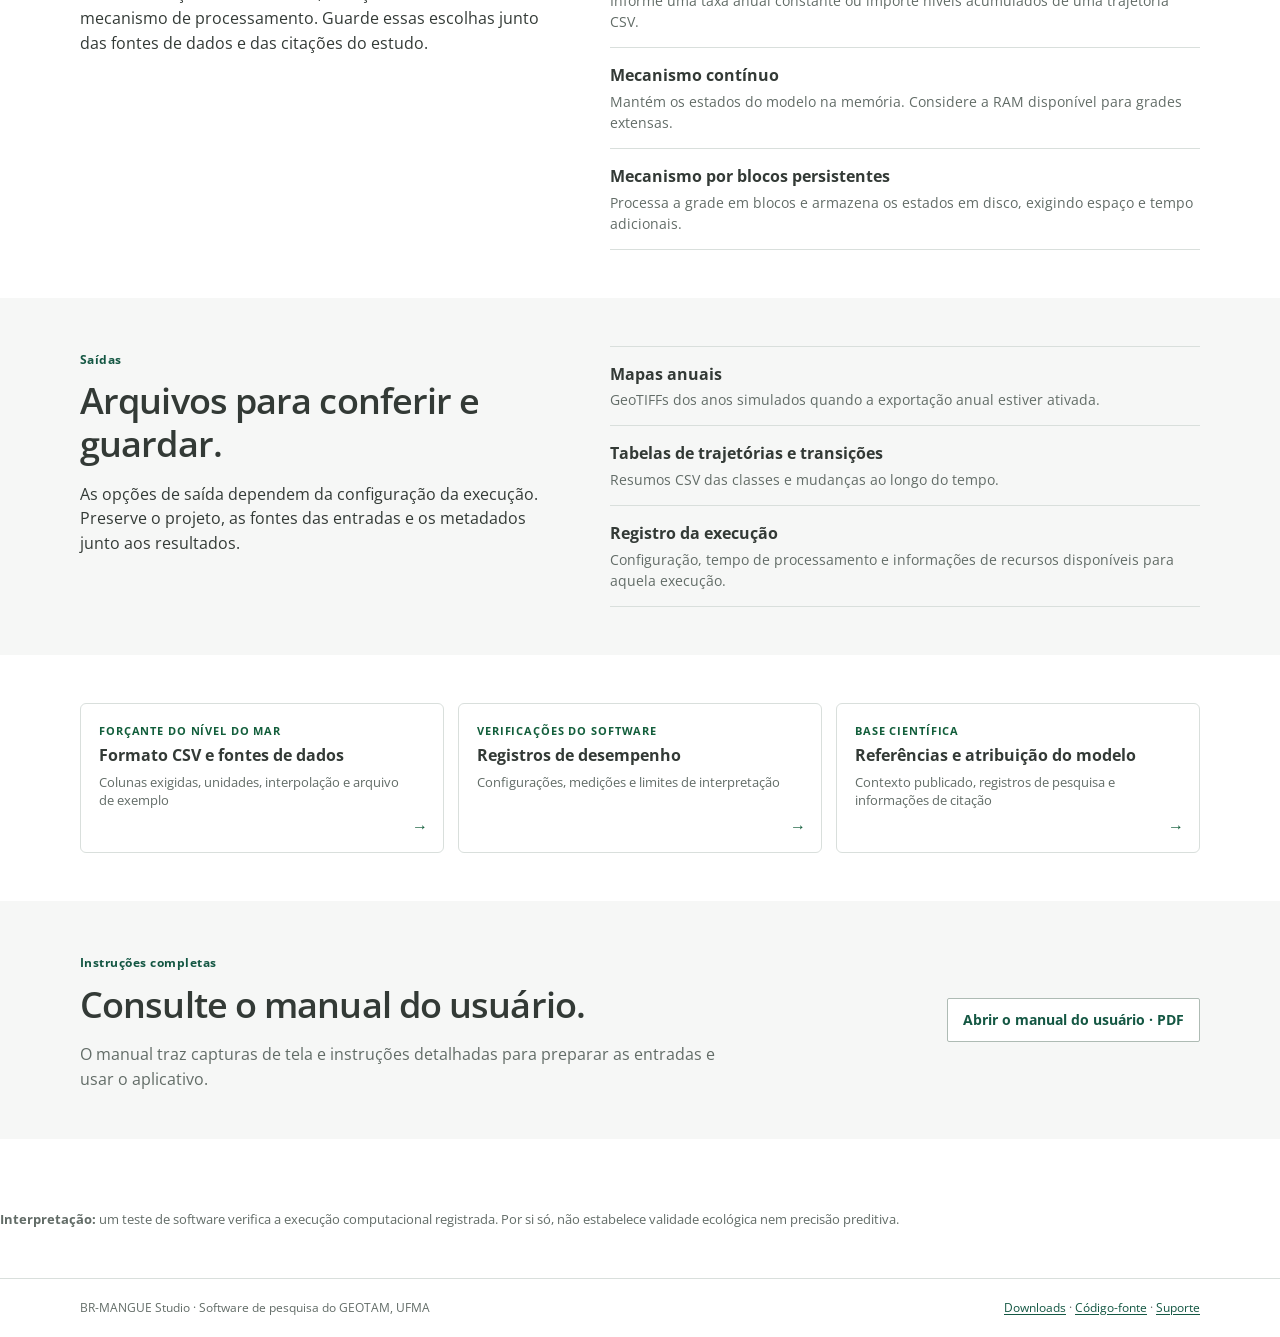
<file: pt-br/guide.html>
<!doctype html>
<html lang="pt-BR">
<head>
  <meta charset="utf-8">
  <meta name="viewport" content="width=device-width, initial-scale=1">
  <meta name="description" content="Conheça o fluxo de trabalho do BR-MANGUE Studio, os dados de entrada, as configurações e os arquivos de saída.">
  <meta name="theme-color" content="#f5f8f6">
  <title>Documentação · BR-MANGUE Studio</title>
  <link rel="canonical" href="https://oceanpep.github.io/br-mangue-studio-site/pt-br/guide.html">
  <link rel="alternate" hreflang="en" href="https://oceanpep.github.io/br-mangue-studio-site/guide.html">
  <link rel="alternate" hreflang="pt-BR" href="https://oceanpep.github.io/br-mangue-studio-site/pt-br/guide.html">
  <link rel="icon" href="../assets/BR-MANGUE_BR_icon.png" type="image/png">
  <link rel="preconnect" href="https://fonts.googleapis.com"><link rel="preconnect" href="https://fonts.gstatic.com" crossorigin><link href="https://fonts.googleapis.com/css2?family=Open+Sans:wght@400..700&amp;family=Source+Code+Pro:wght@400..600&amp;display=swap" rel="stylesheet"><link rel="stylesheet" href="../styles.css?v=2026-11-25c">
</head>
<body>
  <a class="skip-link" href="#main">Pular para o conteúdo</a>
  <header class="site-header"><div class="container nav-wrap">
    <a class="brand" href="index.html" aria-label="Página inicial do BR-MANGUE Studio"><img src="../assets/BR-MANGUE_BR_icon.png" alt=""><span>MANGUE <em>Studio</em></span></a>
    <nav aria-label="Navegação principal"><a href="index.html">Visão geral</a><a href="https://github.com/oceanpep/br-mangue-studio/blob/main/docs/MODEL_DOCUMENTATION_PT.md" target="_blank" rel="noopener">Documentação</a><a href="downloads.html" class="nav-button">Baixar</a></nav>
    <div class="language-switch" aria-label="Escolha o idioma"><a href="../guide.html" lang="en">EN</a><a href="https://github.com/oceanpep/br-mangue-studio/blob/main/docs/MODEL_DOCUMENTATION_PT.md" target="_blank" rel="noopener" aria-current="page" lang="pt-BR">PT-BR</a></div>
  </div></header>
  <main id="main">
    <section class="page-hero"><div class="container">
      <p class="eyebrow">Documentação</p>
      <h1>Prepare os dados. Execute um cenário. Confira os resultados.</h1>
      <p class="page-lead">Um guia breve do fluxo principal do BR-MANGUE Studio, dos rasters alinhados às saídas anuais.</p>
    </div></section>
    <section class="section"><div class="container">
      <p class="eyebrow">Fluxo de trabalho</p><h2>Quatro etapas do projeto aos resultados.</h2>
      <div class="step-grid product-steps">
        <article><span>01</span><h2>Crie um projeto</h2><p>Escolha uma pasta para o projeto e um destino com espaço suficiente para os resultados.</p></article>
        <article><span>02</span><h2>Carregue os dados</h2><p>Selecione um raster categórico de cobertura da terra e um raster de elevação com grade, extensão e sistema de coordenadas compatíveis.</p></article>
        <article><span>03</span><h2>Configure o cenário</h2><p>Associe as classes originais aos estados do modelo, escolha os anos e a forçante do nível do mar e defina o processamento.</p></article>
        <article><span>04</span><h2>Execute e confira</h2><p>Examine mapas anuais, trajetórias, transições e metadados na pasta de resultados.</p></article>
      </div>
    </div></section>
    <section class="section tinted"><div class="container guide-columns">
      <div><p class="eyebrow">Dados de entrada</p><h2>O que o modelo lê.</h2><p>Os rasters necessários são GeoTIFFs em uma grade compatível. Prepare resolução, extensão e sistema de coordenadas coincidentes antes de carregar os arquivos.</p></div>
      <div class="guide-points">
        <div><b>Cobertura da terra · obrigatória</b><span>Raster categórico. Associe cada código original a uma classe do modelo ou exclua-o explicitamente.</span></div>
        <div><b>Elevação · obrigatória</b><span>Modelo digital de elevação usado pelas regras do modelo. Registre a fonte e o datum vertical.</span></div>
        <div><b>Máscara da área de estudo · opcional</b><span>Limita o processamento às células selecionadas.</span></div>
        <div><b>Camada de adequabilidade · opcional</b><span>Use quando o cenário estiver configurado para aplicar essa entrada.</span></div>
      </div>
    </div></section>
    <section class="section"><div class="container guide-columns">
      <div><p class="eyebrow">Configuração do cenário</p><h2>Escolha como a execução avança.</h2><p>A aba Simulação define os anos, a forçante costeira e o mecanismo de processamento. Guarde essas escolhas junto das fontes de dados e das citações do estudo.</p></div>
      <div class="guide-points">
        <div><b>Classes</b><span>Use o mapeamento padrão ou defina classes e perfis de comportamento. O modo personalizado começa vazio.</span></div>
        <div><b>Forçante do nível do mar</b><span>Informe uma taxa anual constante ou importe níveis acumulados de uma trajetória CSV.</span></div>
        <div><b>Mecanismo contínuo</b><span>Mantém os estados do modelo na memória. Considere a RAM disponível para grades extensas.</span></div>
        <div><b>Mecanismo por blocos persistentes</b><span>Processa a grade em blocos e armazena os estados em disco, exigindo espaço e tempo adicionais.</span></div>
      </div>
    </div></section>
    <section class="section tinted" id="results"><div class="container guide-columns">
      <div><p class="eyebrow">Saídas</p><h2>Arquivos para conferir e guardar.</h2><p>As opções de saída dependem da configuração da execução. Preserve o projeto, as fontes das entradas e os metadados junto aos resultados.</p></div>
      <div class="guide-points">
        <div><b>Mapas anuais</b><span>GeoTIFFs dos anos simulados quando a exportação anual estiver ativada.</span></div>
        <div><b>Tabelas de trajetórias e transições</b><span>Resumos CSV das classes e mudanças ao longo do tempo.</span></div>
        <div><b>Registro da execução</b><span>Configuração, tempo de processamento e informações de recursos disponíveis para aquela execução.</span></div>
      </div>
    </div></section>
    <section class="section"><div class="container documentation-links">
      <a class="documentation-link" href="sea-level-trajectories.html"><span>Forçante do nível do mar</span><strong>Formato CSV e fontes de dados</strong><small>Colunas exigidas, unidades, interpolação e arquivo de exemplo</small><b aria-hidden="true">→</b></a>
      <a class="documentation-link" href="benchmarks.html"><span>Verificações do software</span><strong>Registros de desempenho</strong><small>Configurações, medições e limites de interpretação</small><b aria-hidden="true">→</b></a>
      <a class="documentation-link" href="articles.html"><span>Base científica</span><strong>Referências e atribuição do modelo</strong><small>Contexto publicado, registros de pesquisa e informações de citação</small><b aria-hidden="true">→</b></a>
    </div></section>
    <section class="section tinted"><div class="container product-manual"><div><p class="eyebrow">Instruções completas</p><h2>Consulte o manual do usuário.</h2><p>O manual traz capturas de tela e instruções detalhadas para preparar as entradas e usar o aplicativo.</p></div><a class="button secondary" href="https://raw.githubusercontent.com/oceanpep/br-mangue-studio/main/docs/downloads/Manual_Usuario_BR_MANGUE_Studio_1.0.0.pdf">Abrir o manual do usuário · PDF</a></div></section>
    <section class="section"><div class="container product-note"><strong>Interpretação:</strong> um teste de software verifica a execução computacional registrada. Por si só, não estabelece validade ecológica nem precisão preditiva.</div></section>
  </main>
  <footer class="site-footer"><div class="container footer-wrap"><span>BR-MANGUE Studio · Software de pesquisa do GEOTAM, UFMA</span><span><a href="downloads.html">Downloads</a> · <a href="https://github.com/oceanpep/br-mangue-studio">Código-fonte</a> · <a href="mailto:pepocean@gmail.com">Suporte</a></span></div></footer>
</body>
</html>
</file>
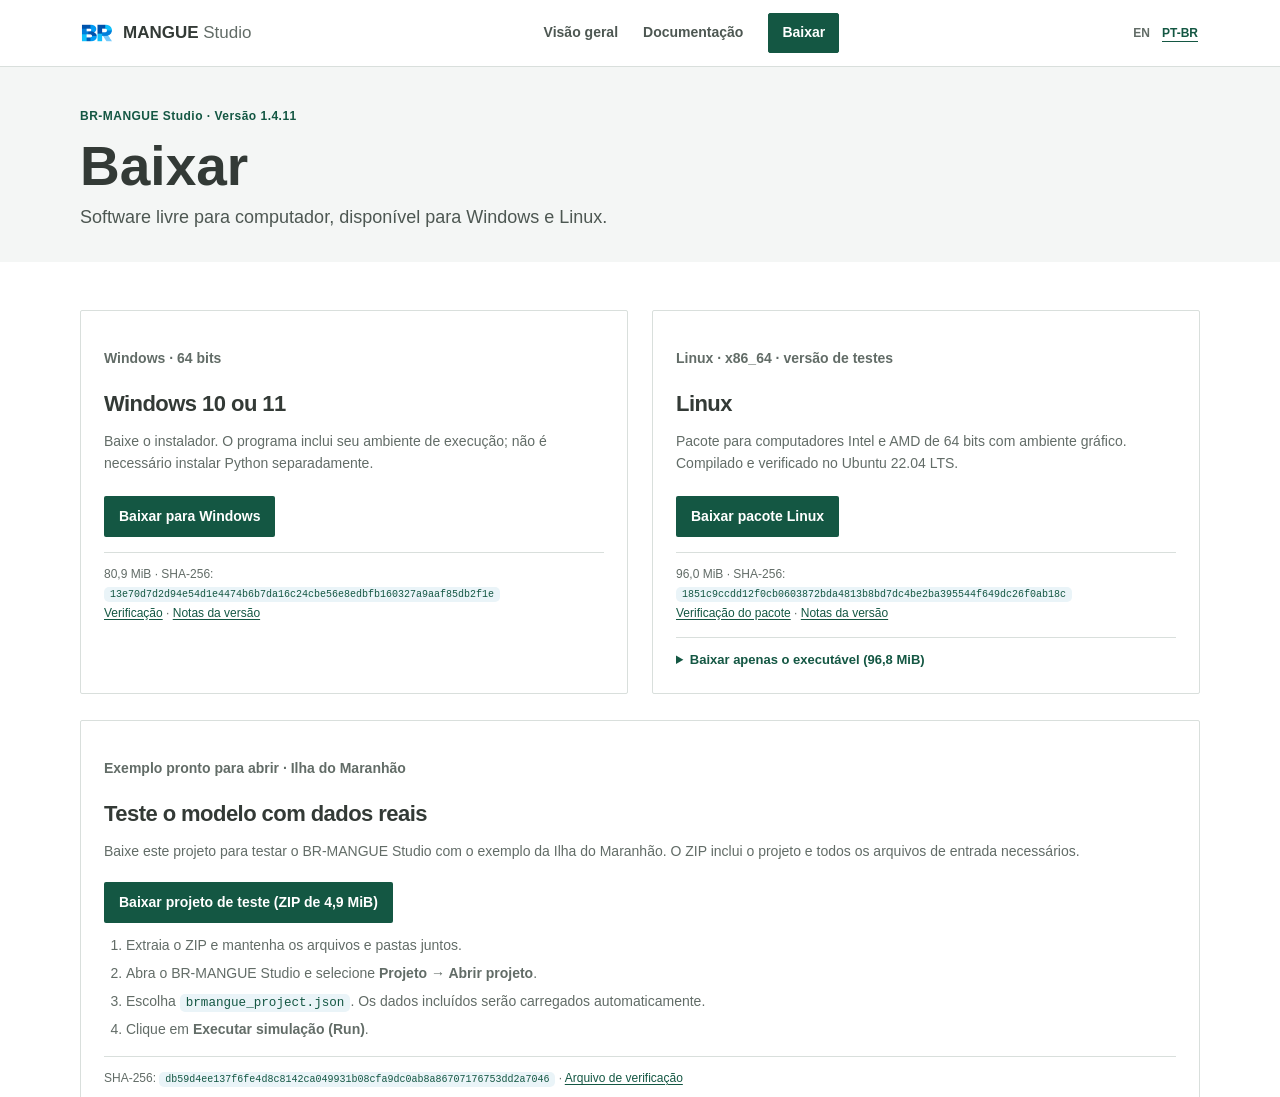
<file: pt-br/projects.html>
<!doctype html><html lang="pt-BR"><head><meta charset="utf-8"><meta name="viewport" content="width=device-width, initial-scale=1"><meta http-equiv="refresh" content="0; url=downloads.html"><link rel="canonical" href="https://oceanpep.github.io/br-mangue-studio-site/pt-br/downloads.html"><title>Downloads · BR-MANGUE Studio</title><link rel="stylesheet" href="../styles.css?v=2026-11-25"></head><body><main class="container redirect-page"><h1>Downloads atuais</h1><p>As informações da versão atual estão na página de downloads.</p><p><a class="button primary" href="downloads.html">Ir para downloads</a></p></main></body></html>
</file>
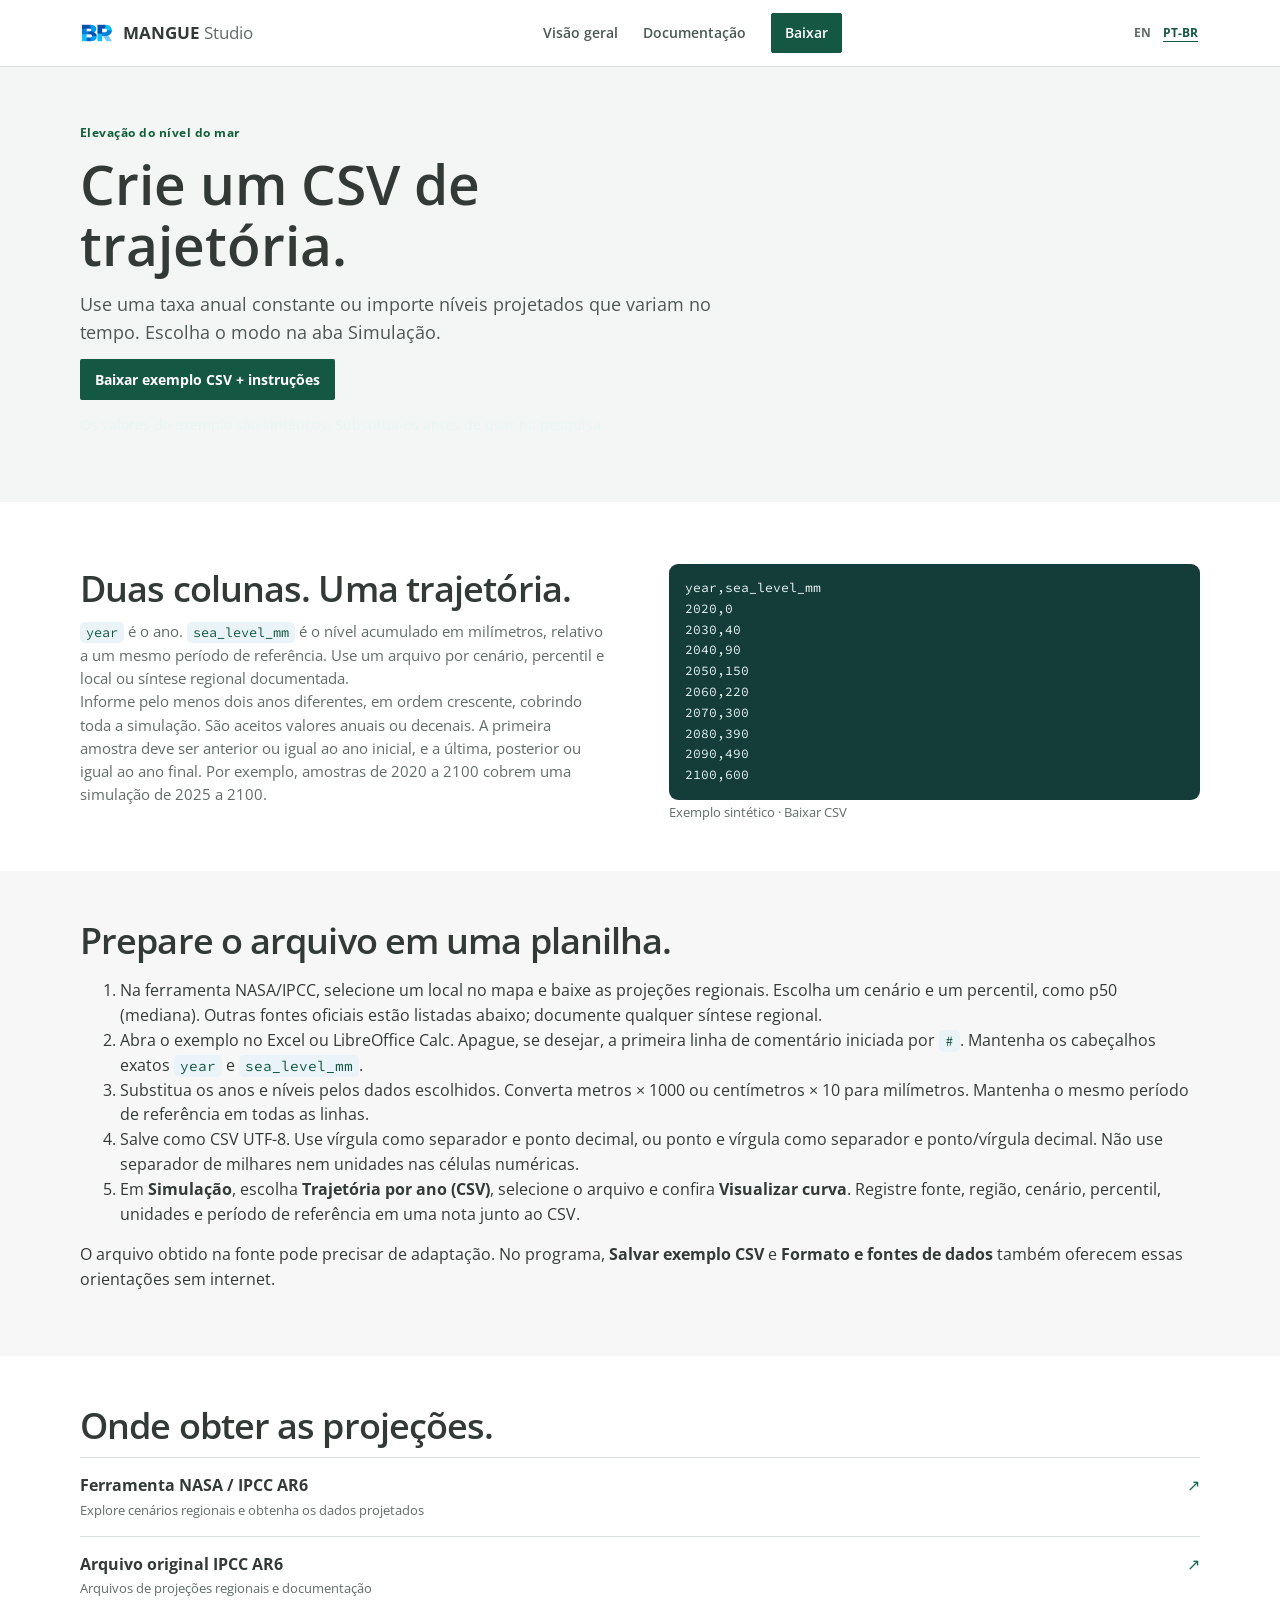
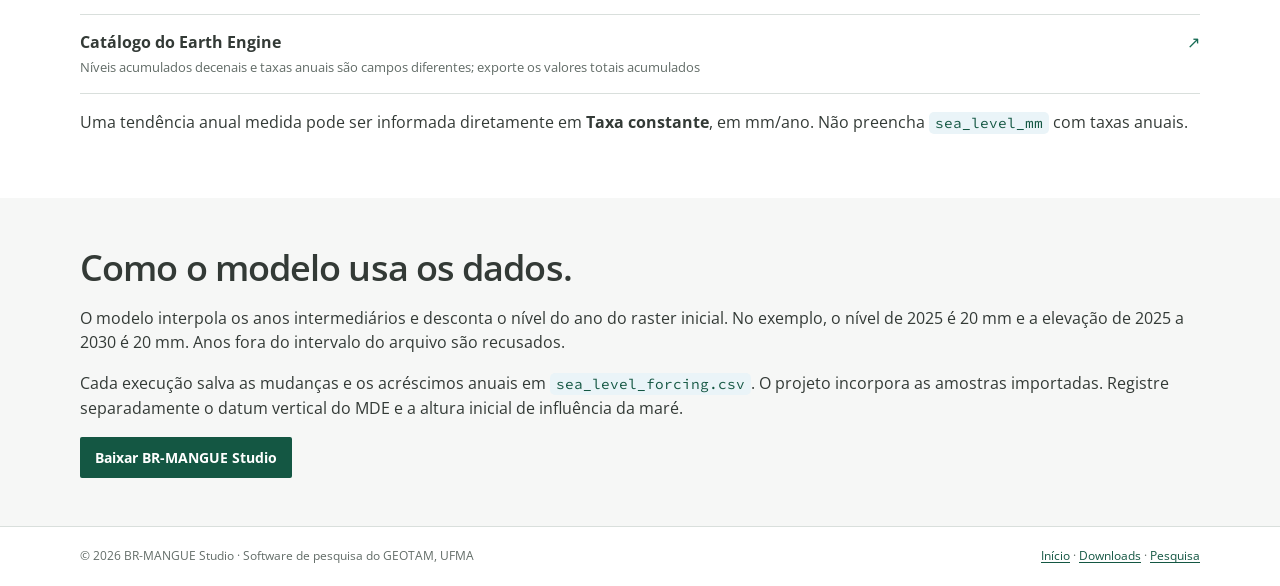
<file: pt-br/sea-level-trajectories.html>
<!doctype html>
<html lang="pt-BR"><head><meta charset="utf-8"><meta name="viewport" content="width=device-width, initial-scale=1"><meta name="description" content="Prepare rasters, configure um cenário e examine os resultados anuais no BR-MANGUE Studio."><meta name="theme-color" content="#0d5d4f"><title>Trajetórias do nível do mar · BR-MANGUE Studio</title><link rel="canonical" href="https://oceanpep.github.io/br-mangue-studio-site/pt-br/sea-level-trajectories.html"><link rel="alternate" hreflang="en" href="https://oceanpep.github.io/br-mangue-studio-site/sea-level-trajectories.html"><link rel="alternate" hreflang="pt-BR" href="https://oceanpep.github.io/br-mangue-studio-site/pt-br/sea-level-trajectories.html"><link rel="icon" href="../assets/BR-MANGUE_BR_icon.png" type="image/png"><link rel="preconnect" href="https://fonts.googleapis.com"><link rel="preconnect" href="https://fonts.gstatic.com" crossorigin><link href="https://fonts.googleapis.com/css2?family=Open+Sans:wght@400..700&amp;family=Source+Code+Pro:wght@400..600&amp;display=swap" rel="stylesheet"><link rel="stylesheet" href="../styles.css?v=2026-11-25c"></head><body>
<a class="skip-link" href="#main">Pular para o guia</a><header class="site-header"><div class="container nav-wrap"><a class="brand" href="index.html"><img src="../assets/BR-MANGUE_BR_icon.png" alt=""><span>MANGUE <em>Studio</em></span></a><nav aria-label="Navegação principal"><a href="index.html">Visão geral</a><a href="https://github.com/oceanpep/br-mangue-studio/blob/main/docs/MODEL_DOCUMENTATION_PT.md" target="_blank" rel="noopener">Documentação</a><a href="downloads.html" class="nav-button">Baixar</a></nav><div class="language-switch" aria-label="Escolha o idioma"><a href="../sea-level-trajectories.html" lang="en">EN</a><a href="sea-level-trajectories.html" aria-current="page" lang="pt-BR">PT-BR</a></div></div></header>
<main id="main"><section class="page-hero"><div class="container"><p class="eyebrow">Elevação do nível do mar</p><h1>Crie um CSV de trajetória.</h1><p class="page-lead">Use uma taxa anual constante ou importe níveis projetados que variam no tempo. Escolha o modo na aba Simulação.</p><a class="button primary" href="../downloads/Sea_level_trajectory_example.zip" download>Baixar exemplo CSV + instruções</a><p class="example-note">Os valores do exemplo são sintéticos. Substitua-os antes de usar na pesquisa.</p></div></section>
<section class="section"><div class="container split"><div><h2>Duas colunas. Uma trajetória.</h2><p><code>year</code> é o ano. <code>sea_level_mm</code> é o nível acumulado em milímetros, relativo a um mesmo período de referência. Use um arquivo por cenário, percentil e local ou síntese regional documentada.</p><p>Informe pelo menos dois anos diferentes, em ordem crescente, cobrindo toda a simulação. São aceitos valores anuais ou decenais. A primeira amostra deve ser anterior ou igual ao ano inicial, e a última, posterior ou igual ao ano final. Por exemplo, amostras de 2020 a 2100 cobrem uma simulação de 2025 a 2100.</p></div><div><pre class="command-block"><code>year,sea_level_mm
2020,0
2030,40
2040,90
2050,150
2060,220
2070,300
2080,390
2090,490
2100,600</code></pre><p><small>Exemplo sintético · <a href="../downloads/sea_level_SYNTHETIC_example.csv" download>Baixar CSV</a></small></p></div></div></section>
<section class="section tinted"><div class="container"><h2>Prepare o arquivo em uma planilha.</h2><ol><li>Na ferramenta NASA/IPCC, selecione um local no mapa e baixe as projeções regionais. Escolha um cenário e um percentil, como p50 (mediana). Outras fontes oficiais estão listadas abaixo; documente qualquer síntese regional.</li><li>Abra o exemplo no Excel ou LibreOffice Calc. Apague, se desejar, a primeira linha de comentário iniciada por <code>#</code>. Mantenha os cabeçalhos exatos <code>year</code> e <code>sea_level_mm</code>.</li><li>Substitua os anos e níveis pelos dados escolhidos. Converta metros × 1000 ou centímetros × 10 para milímetros. Mantenha o mesmo período de referência em todas as linhas.</li><li>Salve como CSV UTF-8. Use vírgula como separador e ponto decimal, ou ponto e vírgula como separador e ponto/vírgula decimal. Não use separador de milhares nem unidades nas células numéricas.</li><li>Em <strong>Simulação</strong>, escolha <strong>Trajetória por ano (CSV)</strong>, selecione o arquivo e confira <strong>Visualizar curva</strong>. Registre fonte, região, cenário, percentil, unidades e período de referência em uma nota junto ao CSV.</li></ol><p>O arquivo obtido na fonte pode precisar de adaptação. No programa, <strong>Salvar exemplo CSV</strong> e <strong>Formato e fontes de dados</strong> também oferecem essas orientações sem internet.</p></div></section>
<section class="section"><div class="container"><h2>Onde obter as projeções.</h2><div class="link-list"><a href="https://sealevel.nasa.gov/data_tools/17"><span>Ferramenta NASA / IPCC AR6</span><small>Explore cenários regionais e obtenha os dados projetados</small><b>↗</b></a><a href="https://doi.org/10.5281/zenodo.6382554"><span>Arquivo original IPCC AR6</span><small>Arquivos de projeções regionais e documentação</small><b>↗</b></a><a href="https://developers.google.com/earth-engine/datasets/catalog/IPCC_AR6_SLP"><span>Catálogo do Earth Engine</span><small>Níveis acumulados decenais e taxas anuais são campos diferentes; exporte os valores totais acumulados</small><b>↗</b></a></div><p>Uma tendência anual medida pode ser informada diretamente em <strong>Taxa constante</strong>, em mm/ano. Não preencha <code>sea_level_mm</code> com taxas anuais.</p></div></section>
<section class="section tinted"><div class="container"><h2>Como o modelo usa os dados.</h2><p>O modelo interpola os anos intermediários e desconta o nível do ano do raster inicial. No exemplo, o nível de 2025 é 20 mm e a elevação de 2025 a 2030 é 20 mm. Anos fora do intervalo do arquivo são recusados.</p><p>Cada execução salva as mudanças e os acréscimos anuais em <code>sea_level_forcing.csv</code>. O projeto incorpora as amostras importadas. Registre separadamente o datum vertical do MDE e a altura inicial de influência da maré.</p><a class="button primary" href="downloads.html">Baixar BR-MANGUE Studio</a></div></section></main>
<footer class="site-footer"><div class="container footer-wrap"><span>© 2026 BR-MANGUE Studio · Software de pesquisa do GEOTAM, UFMA</span><span><a href="index.html">Início</a> · <a href="downloads.html">Downloads</a> · <a href="articles.html">Pesquisa</a></span></div></footer></body></html>
</file>
<file: styles.css>
:root {
  --ink: #17334a;
  --ink-soft: #274b63;
  --muted: #607b8f;
  --blue: #087fbe;
  --blue-deep: #07517e;
  --cyan: #18b5d7;
  --green: #217b49;
  --green-deep: #125e3b;
  --moss: #a8d982;
  --coral: #e96950;
  --sand: #f4a45e;
  --line: #d9e7ed;
  --paper: #ffffff;
  --mist: #f2f9fc;
  --foam: #edf8f1;
  --shadow: 0 18px 50px rgba(20, 62, 88, .12);
  --shadow-soft: 0 10px 28px rgba(20, 62, 88, .08);
}

* { box-sizing: border-box; }
html { scroll-behavior: smooth; }
body { margin: 0; color: var(--ink); font: 16px/1.6 "DM Sans", "Segoe UI", Arial, sans-serif; background: #f9fcfd; }
body::selection { color: #fff; background: var(--blue); }
a { color: inherit; text-decoration: none; }
.container { width: min(1120px, calc(100% - 48px)); margin: auto; }
.skip-link { position: fixed; top: 8px; left: 8px; z-index: 20; padding: 10px 14px; color: #fff; border-radius: 8px; background: var(--blue-deep); transform: translateY(-160%); }
.skip-link:focus { transform: translateY(0); }
a:focus-visible, input:focus-visible { outline: 3px solid var(--sand); outline-offset: 3px; }

.site-header { position: sticky; top: 0; z-index: 5; background: rgba(255, 255, 255, .9); border-bottom: 1px solid rgba(217, 231, 237, .9); backdrop-filter: blur(16px); }
.nav-wrap { display: flex; align-items: center; justify-content: space-between; min-height: 72px; gap: 28px; }
.brand { display: inline-flex; align-items: center; gap: 11px; color: var(--ink); font-family: "Space Grotesk", "Segoe UI", sans-serif; font-size: 17px; font-weight: 700; letter-spacing: .01em; transition: color .25s ease, transform .25s ease; }
.brand:hover { color: var(--blue); transform: translateY(-1px); }
.brand img { width: 38px; height: 38px; object-fit: contain; }
.brand em { color: var(--muted); font-style: normal; font-weight: 500; }
.site-header nav { display: flex; align-items: center; gap: 22px; color: var(--muted); font-size: 13px; font-weight: 600; }
.site-header nav a { transition: color .2s ease, transform .2s ease; }
.site-header nav a:hover { color: var(--blue); transform: translateY(-1px); }
.site-header nav a[aria-current="page"] { color: var(--blue); }
.nav-button { padding: 8px 14px; color: var(--blue) !important; border: 1px solid rgba(8, 127, 190, .35); border-radius: 9px; background: rgba(8, 127, 190, .04); }
.nav-button:hover { background: var(--mist); }
.language-switch { display: inline-flex; flex: 0 0 auto; gap: 2px; padding: 3px; border: 1px solid var(--line); border-radius: 9px; background: #fff; font-size: 11px; font-weight: 700; }
.language-switch a { padding: 5px 7px; color: var(--muted); border-radius: 6px; }
.language-switch a:hover, .language-switch a[aria-current="page"] { color: var(--blue-deep); background: var(--mist); }

.hero { position: relative; overflow: hidden; padding: 78px 0 72px; background: radial-gradient(circle at 84% 8%, rgba(24, 181, 215, .16), transparent 30%), linear-gradient(135deg, #eef9fd 0%, #fff 54%, #f0faf3 100%); }
.hero::before { position: absolute; width: 520px; height: 520px; right: -180px; bottom: -270px; content: ""; border: 1px solid rgba(33, 123, 73, .12); border-radius: 50%; box-shadow: 0 0 0 38px rgba(33, 123, 73, .035), 0 0 0 78px rgba(33, 123, 73, .025); animation: orbit 18s ease-in-out infinite alternate; }
.hero::after { position: absolute; inset: 0 0 0 47%; content: ""; opacity: .28; background-image: linear-gradient(rgba(8, 127, 190, .16) 1px, transparent 1px), linear-gradient(90deg, rgba(8, 127, 190, .16) 1px, transparent 1px); background-size: 34px 34px; mask-image: linear-gradient(90deg, transparent 0%, #000 28%, #000 72%, transparent 100%); animation: cells 24s linear infinite; }
.hero-grid { position: relative; z-index: 1; display: grid; grid-template-columns: minmax(0, 1.05fr) minmax(340px, .95fr); align-items: center; gap: 58px; }

.eyebrow { display: inline-flex; align-items: center; margin: 0 0 14px; color: var(--blue); font-size: 11px; font-weight: 700; letter-spacing: .18em; text-transform: uppercase; }
.hero h1, h2, h3 { font-family: "Space Grotesk", "Segoe UI", sans-serif; }
.hero h1 { max-width: 700px; margin: 0 0 20px; color: var(--ink); font-size: clamp(42px, 5.5vw, 70px); line-height: 1.06; letter-spacing: -.055em; }
.lead { max-width: 600px; margin: 0; color: var(--muted); font-size: 19px; line-height: 1.58; }
.hero-actions { display: flex; flex-wrap: wrap; gap: 11px; margin: 30px 0 16px; }
.button { display: inline-flex; align-items: center; justify-content: center; padding: 11px 17px; border-radius: 9px; font-size: 13px; font-weight: 700; transition: transform .25s ease, box-shadow .25s ease, background .25s ease; }
.button:hover { transform: translateY(-2px); }
.button.primary { color: #fff; background: linear-gradient(135deg, var(--blue), #0699be); box-shadow: 0 9px 22px rgba(8, 127, 190, .22); }
.button.primary:hover { box-shadow: 0 13px 28px rgba(8, 127, 190, .28); }
.button.secondary { color: var(--ink-soft); border: 1px solid var(--line); background: rgba(255, 255, 255, .8); }
.button.secondary:hover { background: #fff; box-shadow: var(--shadow-soft); }
.version-note { margin: 0; color: var(--muted); font-size: 12px; }

.hero-side { display: grid; gap: 16px; }
.demo-card, .hero-card { margin: 0; border: 1px solid rgba(217, 231, 237, .95); border-radius: 17px; background: rgba(255, 255, 255, .92); box-shadow: var(--shadow); transition: transform .35s ease, box-shadow .35s ease; }
.demo-card { padding: 13px 13px 15px; animation: float 9s ease-in-out infinite; }
.hero-card { padding: 22px; animation: float 9s ease-in-out 1.2s infinite; }
.demo-card:hover, .hero-card:hover { transform: translateY(-5px); box-shadow: 0 22px 55px rgba(20, 62, 88, .16); }
.demo-label { margin: 0 2px 10px; color: var(--green); font-size: 11px; font-weight: 700; letter-spacing: .14em; text-align: center; text-transform: uppercase; }
.demo-card img { display: block; width: 100%; height: auto; border: 1px solid var(--line); border-radius: 10px; }
.demo-card figcaption { margin: 10px 2px 0; color: var(--muted); font-size: 12px; line-height: 1.45; }
.hero-card img { display: block; width: 100%; height: auto; }
.hero-card-footer { display: flex; flex-wrap: wrap; gap: 7px; margin-top: 16px; }
.hero-card-footer span { padding: 4px 8px; color: var(--green-deep); border-radius: 30px; background: var(--foam); font-size: 11px; font-weight: 600; }

.section { position: relative; padding: 76px 0; }
.section.tinted { overflow: hidden; background: linear-gradient(135deg, #eef8fc 0%, #f4fbf7 100%); }
.section.tinted::after { position: absolute; width: 180px; height: 180px; right: -70px; top: 30px; content: ""; opacity: .5; border: 1px solid rgba(8, 127, 190, .12); border-radius: 50%; box-shadow: 0 0 0 20px rgba(8, 127, 190, .025), 0 0 0 42px rgba(8, 127, 190, .02); }
h2 { max-width: 720px; margin: 0 0 13px; color: var(--ink); font-size: clamp(30px, 4vw, 46px); line-height: 1.1; letter-spacing: -.045em; }
.section-intro { max-width: 720px; margin: 0; color: var(--muted); font-size: 17px; }
.feature-grid { display: grid; grid-template-columns: repeat(3, 1fr); gap: 18px; margin-top: 36px; }
.feature-grid article, .benchmark-card { position: relative; overflow: hidden; padding: 23px; border: 1px solid var(--line); border-radius: 13px; background: rgba(255, 255, 255, .9); box-shadow: var(--shadow-soft); transition: transform .3s ease, border-color .3s ease, box-shadow .3s ease; }
.feature-grid article::before, .benchmark-card::before { position: absolute; inset: 0 0 auto; height: 3px; content: ""; background: linear-gradient(90deg, var(--cyan), var(--green)); transform: scaleX(.25); transform-origin: left; transition: transform .3s ease; }
.feature-grid article:hover, .benchmark-card:hover { border-color: rgba(8, 127, 190, .3); box-shadow: 0 16px 34px rgba(20, 62, 88, .12); transform: translateY(-4px); }
.feature-grid article:hover::before, .benchmark-card:hover::before { transform: scaleX(1); }
.feature-number { display: inline-grid; width: 27px; height: 27px; place-items: center; color: var(--blue); border: 1px solid rgba(8, 127, 190, .25); border-radius: 50%; background: var(--mist); font-size: 11px; font-weight: 700; }
.feature-grid h3 { margin: 23px 0 7px; font-size: 19px; letter-spacing: -.02em; }
.feature-grid p, .split p { margin: 0; color: var(--muted); }
.split { display: grid; grid-template-columns: 1fr 1fr; align-items: center; gap: 58px; }
.info-card { display: grid; gap: 5px; padding: 27px 30px; border: 1px solid rgba(33, 123, 73, .14); border-left: 4px solid var(--green); background: linear-gradient(145deg, #fff, #f4fbf7); box-shadow: var(--shadow); }
.info-card strong, .benchmark-card strong { color: var(--muted); font-size: 11px; font-weight: 700; letter-spacing: .13em; text-transform: uppercase; }
.info-card span { color: var(--green); font-family: "Space Grotesk", sans-serif; font-size: 27px; font-weight: 700; }
.info-card small, .geotam-card small { color: var(--muted); }
.text-link { display: inline-block; margin-top: 19px; color: var(--blue); font-weight: 700; transition: color .2s ease, transform .2s ease; }
.text-link:hover { color: var(--green); transform: translateX(3px); }
.link-list { display: grid; border-top: 1px solid var(--line); }
.link-list a { display: grid; grid-template-columns: 1fr auto; gap: 2px; padding: 15px 0; border-bottom: 1px solid var(--line); transition: padding .25s ease, color .2s ease; }
.link-list a:hover { padding-left: 7px; color: var(--blue); }
.link-list span { font-weight: 700; }
.link-list small { color: var(--muted); }
.link-list b { grid-column: 2; grid-row: 1 / span 2; color: var(--blue); font-weight: 500; }
.research-block { align-items: start; }
.geotam-card { display: grid; justify-items: center; gap: 12px; padding: 24px; border: 1px solid var(--line); border-radius: 13px; background: rgba(255, 255, 255, .88); text-align: center; box-shadow: var(--shadow-soft); }
.geotam-card span { color: var(--muted); font-size: 11px; font-weight: 700; letter-spacing: .14em; text-transform: uppercase; }
.geotam-card img { display: block; width: min(100%, 360px); height: auto; object-fit: contain; }
.benchmark-grid { display: grid; grid-template-columns: repeat(3, 1fr); gap: 18px; margin-top: 32px; }
.benchmark-card { display: grid; gap: 8px; padding: 23px; }
.benchmark-card span { color: var(--green); font-family: "Space Grotesk", sans-serif; font-size: 26px; font-weight: 700; line-height: 1.1; }
.benchmark-card small { color: var(--muted); line-height: 1.45; }
.benchmark-note { max-width: 900px; margin: 21px 0 0; color: var(--muted); font-size: 13px; }
.benchmark-note .text-link { margin-top: 0; font-size: inherit; }
.metric-grid { display: grid; grid-template-columns: repeat(4, 1fr); gap: 14px; margin: 30px 0 34px; }
.metric-card { display: grid; gap: 4px; padding: 20px; border: 1px solid var(--line); border-radius: 12px; background: #fff; box-shadow: var(--shadow-soft); }
.metric-card strong { color: var(--blue); font-family: "Space Grotesk", sans-serif; font-size: 28px; line-height: 1.1; }
.metric-card span { color: var(--muted); font-size: 13px; }
.benchmark-table-wrap { overflow-x: auto; border: 1px solid var(--line); border-radius: 13px; background: #fff; box-shadow: var(--shadow-soft); }
.benchmark-table { width: 100%; border-collapse: collapse; min-width: 670px; }
.benchmark-table th, .benchmark-table td { padding: 14px 16px; border-bottom: 1px solid var(--line); text-align: left; vertical-align: top; }
.benchmark-table th { color: var(--ink-soft); background: var(--mist); font-size: 12px; letter-spacing: .08em; text-transform: uppercase; }
.benchmark-table td { color: var(--muted); font-size: 14px; }
.benchmark-table td:first-child { color: var(--ink-soft); font-weight: 700; }
.benchmark-table tr:last-child td { border-bottom: 0; }
.benchmark-detail { display: grid; grid-template-columns: 1fr 1fr; gap: 18px; margin-top: 28px; }
.benchmark-detail > div { padding: 22px; border: 1px solid var(--line); border-radius: 13px; background: linear-gradient(145deg, #fff, #f4fbf7); }
.benchmark-detail h3 { margin: 0 0 8px; font-size: 20px; }
.benchmark-detail p { margin: 0; color: var(--muted); font-size: 14px; }
.command-block { overflow-x: auto; margin: 14px 0 0; padding: 14px 16px; color: #eaf7f4; border-radius: 9px; background: #143d3a; font: 13px/1.6 ui-monospace, SFMono-Regular, Consolas, monospace; }
.command-block code { padding: 0; color: inherit; background: transparent; font: inherit; }
.origin-block { align-items: center; }
.origin-block p + p { margin-top: 14px; }
.origin-card { display: grid; gap: 8px; padding: 29px; border: 1px solid rgba(8, 127, 190, .16); border-radius: 14px; background: linear-gradient(145deg, #fff, #eff9fc); box-shadow: var(--shadow); }
.origin-card span { color: var(--blue); font-size: 11px; font-weight: 700; letter-spacing: .14em; text-transform: uppercase; }
.origin-card b { color: var(--ink); font-family: "Space Grotesk", sans-serif; font-size: 28px; line-height: 1.12; }
.origin-card small { color: var(--muted); line-height: 1.5; }
.site-footer { padding: 25px 0; color: var(--muted); font-size: 12px; border-top: 1px solid var(--line); background: #fff; }
.footer-wrap { display: flex; justify-content: space-between; gap: 20px; }
.site-footer a { color: var(--blue); transition: color .2s ease; }
.site-footer a:hover { color: var(--green); }
.site-footer a:focus-visible { outline-color: var(--blue); }
code { padding: 2px 6px; color: var(--blue-deep); border-radius: 5px; background: #eaf4f8; font-size: .9em; }

@keyframes float { 0%, 100% { transform: translateY(0); } 50% { transform: translateY(-5px); } }
@keyframes orbit { from { transform: translate(0, 0) rotate(0deg); } to { transform: translate(-18px, -12px) rotate(12deg); } }
@keyframes cells { from { background-position: 0 0, 0 0; } to { background-position: 34px 34px, 34px 34px; } }

@media (max-width: 900px) {
  .hero-grid { grid-template-columns: 1fr; gap: 42px; }
  .hero-side { max-width: 650px; }
  .benchmark-grid { grid-template-columns: 1fr; }
}
@media (max-width: 820px) {
  .nav-wrap { flex-wrap: wrap; gap: 0; padding: 7px 0; }
  .site-header nav { width: 100%; flex-wrap: wrap; justify-content: space-between; gap: 8px; padding: 8px 0 2px; }
  .site-header nav a:not(.nav-button) { display: inline-flex; }
  .language-switch { margin: 6px 0 0 auto; }
  .hero { padding: 61px 0 58px; }
  .section { padding: 62px 0; }
  .feature-grid, .split { grid-template-columns: 1fr; gap: 28px; }
  .footer-wrap { flex-direction: column; gap: 7px; }
  .hero h1 { font-size: 47px; }
}
@media (max-width: 480px) {
  .container { width: min(100% - 32px, 1120px); }
  .nav-wrap { min-height: 64px; }
  .brand { font-size: 15px; }
  .hero h1 { font-size: 40px; }
  .lead { font-size: 18px; }
  .hero-actions { align-items: stretch; flex-direction: column; }
  .button { width: 100%; }
}
@media (prefers-reduced-motion: reduce) {
  *, *::before, *::after { animation-duration: .01ms !important; animation-iteration-count: 1 !important; scroll-behavior: auto !important; transition-duration: .01ms !important; }
}

/* Clear product layout: short navigation, direct copy, restrained motion. */
:root {
  --ink: #1d3430;
  --ink-soft: #334d46;
  --muted: #61736d;
  --blue: #187a67;
  --blue-deep: #0d5d4f;
  --cyan: #23836d;
  --green: #217b49;
  --green-deep: #125e3b;
  --line: #dce6e1;
  --paper: #ffffff;
  --mist: #f4f7f5;
  --foam: #eaf3ee;
  --shadow: 0 12px 28px rgba(29, 52, 48, .08);
  --shadow-soft: 0 5px 16px rgba(29, 52, 48, .06);
}

body { color: var(--ink); background: #fff; }
.site-header { background: rgba(255,255,255,.97); border-color: var(--line); backdrop-filter: none; }
.nav-wrap { min-height: 68px; gap: 24px; }
.brand { transition: color .2s ease; }
.brand:hover { transform: none; }
.brand img { width: 34px; height: 34px; }
.site-header nav { gap: 24px; color: var(--ink-soft); font-size: 14px; }
.site-header nav a { transition: color .2s ease; }
.site-header nav a:hover { transform: none; }
.nav-button { color: #fff !important; border-color: var(--blue-deep); background: var(--blue-deep); }
.nav-button:hover { color: #fff; background: #084a40; }
.language-switch { border-radius: 6px; }
.language-switch a { border-radius: 4px; }

.hero.product-hero { padding: 56px 0; background: #f4f7f5; }
.hero.product-hero::before, .hero.product-hero::after, .page-hero::after { display: none; animation: none; }
.product-hero-grid { grid-template-columns: minmax(0, 1fr); gap: 0; }
.product-hero-grid > div { max-width: 820px; }
.hero h1, .page-hero h1, h2, h3 { letter-spacing: -.025em; }
.hero h1 { max-width: 620px; margin-bottom: 16px; font-size: clamp(40px, 4.6vw, 58px); line-height: 1.08; }
.lead { max-width: 610px; color: var(--ink-soft); font-size: 18px; line-height: 1.55; }
.eyebrow { margin-bottom: 12px; color: var(--blue-deep); font-size: 11px; letter-spacing: .13em; }
.hero-meta { display: flex; flex-wrap: wrap; gap: 8px 16px; margin: 24px 0 0; padding: 0; list-style: none; }
.hero-meta li { padding-left: 9px; color: var(--muted); border-left: 2px solid #82b19e; font-size: 12px; line-height: 1.35; }
.hero-actions { margin: 24px 0 0; }
.button { border-radius: 6px; }
.button.primary { color: #fff; background: var(--blue-deep); box-shadow: none; }
.button.primary:hover { background: #084a40; box-shadow: 0 5px 12px rgba(13,93,79,.14); transform: translateY(-1px); }
.button.secondary { color: var(--blue-deep); border: 1px solid #b9cec5; background: #fff; }
.button.secondary:hover { background: #edf4f0; transform: translateY(-1px); }

.section { padding: 58px 0; }
.section h2 { max-width: 820px; margin: 0 0 12px; font-size: clamp(28px, 3vw, 38px); line-height: 1.18; }
.section-intro { max-width: 760px; margin: 0 0 24px; color: var(--muted); font-size: 16px; }
.tinted { background: #f6f8f7; }
.feature-grid { gap: 24px; margin-top: 24px; }
.feature-grid article { padding: 18px 4px 4px; border: 0; border-top: 1px solid var(--line); border-radius: 0; background: transparent; box-shadow: none; transition: none; }
.feature-grid article:hover { transform: none; box-shadow: none; }
.feature-number { color: var(--blue-deep); font-size: 12px; letter-spacing: .12em; }
.feature-grid h3 { margin: 15px 0 7px; font-size: 21px; }
.feature-grid p { margin: 0; color: var(--muted); font-size: 15px; }
.product-steps { margin-top: 24px; gap: 12px; }
.product-steps article { padding: 18px 18px 20px; border: 1px solid var(--line); border-radius: 7px; box-shadow: none; transition: none; }
.product-steps article:hover { transform: none; box-shadow: none; }
.product-steps article > span { color: var(--blue-deep); font-size: 12px; }
.product-steps h2 { margin: 16px 0 7px; font-size: 18px; letter-spacing: 0; }
.product-steps p { color: var(--muted); }
.product-output { align-items: center; }
.product-output p { color: var(--muted); }
.output-list { display: grid; gap: 0; margin: 0; padding: 0; list-style: none; border-top: 1px solid var(--line); }
.output-list li { display: grid; gap: 2px; padding: 14px 0; border-bottom: 1px solid var(--line); }
.output-list strong { color: var(--ink-soft); font-size: 15px; }
.output-list span { color: var(--muted); font-size: 13px; }
.resource-grid { display: grid; grid-template-columns: repeat(3, minmax(0, 1fr)); gap: 14px; margin-top: 22px; }
.resource-card { position: relative; display: grid; align-content: start; gap: 7px; min-height: 150px; padding: 19px 20px 22px; border: 1px solid var(--line); border-radius: 7px; background: #fff; transition: border-color .2s ease, background .2s ease; }
.resource-card:hover { border-color: #a9c7b9; background: #fbfdfb; }
.resource-card > span { color: var(--blue-deep); font-size: 11px; font-weight: 700; letter-spacing: .08em; text-transform: uppercase; }
.resource-card strong { max-width: 280px; color: var(--ink); font-size: 17px; line-height: 1.3; }
.resource-card small { color: var(--muted); font-size: 13px; }
.resource-card b { position: absolute; right: 17px; bottom: 13px; color: var(--blue-deep); font-size: 18px; }
.research-note { margin: 22px 0 0; color: var(--muted); font-size: 13px; }
.research-note a { color: var(--blue-deep); text-decoration: underline; text-underline-offset: 2px; }
.final-cta { padding: 34px 0; color: #fff; background: var(--blue-deep); }
.final-cta-wrap { display: flex; align-items: center; justify-content: space-between; gap: 28px; }
.final-cta .eyebrow { margin: 0 0 5px; color: #bfe0d3; }
.final-cta h2 { margin: 0; font-size: 25px; line-height: 1.2; }
.final-cta p:not(.eyebrow) { margin: 6px 0 0; color: rgba(255,255,255,.8); font-size: 14px; }
.final-cta .button.primary { flex: 0 0 auto; color: var(--blue-deep); background: #fff; }
.final-cta .button.primary:hover { background: #eaf3ee; }
.site-footer { padding: 20px 0; background: #fff; }
.site-footer a { color: var(--blue-deep); }
.site-footer a:hover { color: var(--green-deep); }

.page-hero { padding: 45px 0; background: #f4f7f5; }
.page-hero .eyebrow { color: var(--blue-deep); }
.page-hero h1 { color: var(--ink); font-size: clamp(36px, 4.4vw, 54px); }
.page-lead { color: var(--ink-soft); font-size: 17px; }
.page-hero-badge { color: var(--ink); border-color: var(--line); background: #fff; box-shadow: none; backdrop-filter: none; }
.page-hero-badge span { color: var(--blue-deep); }
.page-hero-badge small { color: var(--muted); }
.download-card, .requirements-card, .info-card, .engine-grid article, .benchmark-detail > div { border-radius: 7px; box-shadow: none; }
.download-card.featured { border-top-color: var(--blue-deep); }
.download-card.linux-preview { border-top-color: var(--green); }
.check-list li::before { width: 6px; height: 6px; background: var(--green); box-shadow: none; }
.site-header a:focus-visible, .button:focus-visible, .resource-card:focus-visible { outline: 3px solid #b87536; outline-offset: 3px; }

@media (max-width: 900px) {
  .product-hero-grid { grid-template-columns: 1fr; gap: 28px; }
  .resource-grid { grid-template-columns: 1fr; }
  .product-steps { grid-template-columns: repeat(2, minmax(0, 1fr)); }
}
@media (max-width: 700px) {
  .nav-wrap { flex-wrap: wrap; gap: 0; padding: 7px 0; }
  .site-header nav { width: auto; flex: 1; justify-content: flex-end; gap: 10px; margin-left: 10px; font-size: 12px; }
  .language-switch { margin: 4px 0 4px auto; }
  .site-header nav a { white-space: nowrap; }
  .site-header nav .nav-button { padding: 7px 9px; }
  .hero.product-hero { padding: 42px 0; }
  .hero h1 { font-size: clamp(36px, 9vw, 46px); }
  .lead { font-size: 17px; }
  .section { padding: 44px 0; }
  .product-steps { grid-template-columns: 1fr; }
  .final-cta-wrap { align-items: flex-start; flex-direction: column; }
}

/* Inner pages: a compact portal layout with the same coastal palette. */
.page-hero { position: relative; overflow: hidden; padding: 64px 0 58px; background: linear-gradient(125deg, #0c587c 0%, #0b789d 44%, #196c4d 100%); }
.page-hero::after { position: absolute; inset: 0 0 0 52%; content: ""; opacity: .22; background-image: linear-gradient(rgba(255,255,255,.22) 1px, transparent 1px), linear-gradient(90deg, rgba(255,255,255,.22) 1px, transparent 1px); background-size: 32px 32px; mask-image: linear-gradient(90deg, transparent, #000 35%, transparent); animation: cells 28s linear infinite; }
.page-hero-grid { position: relative; z-index: 1; display: grid; grid-template-columns: minmax(0, 1fr) 280px; align-items: center; gap: 52px; }
.page-hero .eyebrow { color: #bfe9e7; }
.page-hero h1 { max-width: 750px; margin: 0; color: #fff; font-family: "Space Grotesk", sans-serif; font-size: clamp(39px, 5vw, 62px); line-height: 1.06; letter-spacing: -.05em; }
.page-lead { max-width: 660px; margin: 18px 0 0; color: rgba(255,255,255,.82); font-size: 18px; line-height: 1.55; }
.page-hero-badge { display: grid; gap: 4px; padding: 25px; color: #fff; border: 1px solid rgba(255,255,255,.28); border-radius: 15px; background: rgba(3, 49, 70, .25); box-shadow: 0 16px 32px rgba(3, 40, 58, .2); backdrop-filter: blur(10px); }
.page-hero-badge span { color: #bfe9e7; font-size: 11px; font-weight: 700; letter-spacing: .14em; text-transform: uppercase; }
.page-hero-badge b { font-family: "Space Grotesk", sans-serif; font-size: 37px; line-height: 1.05; }
.page-hero-badge small { color: rgba(255,255,255,.74); }

.download-grid { display: grid; grid-template-columns: repeat(2, minmax(0, 1fr)); gap: 22px; align-items: stretch; }
.download-card, .requirements-card { padding: 28px; border: 1px solid var(--line); border-radius: 15px; background: #fff; box-shadow: var(--shadow-soft); }
.download-card.featured { border-top: 4px solid var(--blue); }
.download-card.linux-preview { border-top: 4px solid var(--green); }
.download-card h2, .requirements-card h2 { margin: 17px 0 10px; font-size: 29px; }
.download-card p, .requirements-card p { color: var(--muted); }
.download-card-top, .project-top, .article-meta { display: flex; align-items: center; justify-content: space-between; gap: 12px; }
.release-tag, .project-top span { padding: 5px 9px; color: var(--green-deep); border-radius: 30px; background: var(--foam); font-size: 10px; font-weight: 700; letter-spacing: .12em; text-transform: uppercase; }
.release-date, .article-meta small { color: var(--muted); font-size: 12px; }
.check-list { display: grid; gap: 7px; margin: 20px 0 25px; padding: 0; list-style: none; color: var(--ink-soft); font-size: 14px; }
.check-list li { position: relative; padding-left: 21px; }
.check-list li::before { position: absolute; left: 0; top: .55em; width: 8px; height: 8px; content: ""; border-radius: 50%; background: var(--cyan); box-shadow: 0 0 0 4px rgba(24,181,215,.12); }
.download-button { margin-top: 3px; }
.download-meta { margin: 17px 0 0; font-size: 11px; line-height: 1.6; overflow-wrap: anywhere; }
.download-meta code { font-size: 10px; }
.requirements-card { grid-column: 1 / -1; display: grid; align-content: start; gap: 9px; background: linear-gradient(145deg, #f4fbfd, #f3faf5); }
.requirements-card .eyebrow { margin-bottom: 2px; }
.requirement-row { display: flex; justify-content: space-between; gap: 12px; padding: 10px 0; border-bottom: 1px solid var(--line); font-size: 13px; }
.requirement-row span { color: var(--muted); }
.requirement-row b { color: var(--ink-soft); text-align: right; }
.notice { display: grid; gap: 3px; margin-top: 10px; padding: 12px; border-radius: 9px; background: rgba(244,164,94,.13); }
.notice strong { color: #9a5b22; font-size: 12px; }
.notice small { color: var(--muted); line-height: 1.45; }
.release-list { display: grid; gap: 12px; }
.release-list > div { display: grid; gap: 3px; padding: 18px 20px; border: 1px solid var(--line); border-radius: 11px; background: rgba(255,255,255,.82); }
.release-list span { color: var(--blue); font-family: "Space Grotesk", sans-serif; font-size: 24px; font-weight: 700; }
.release-list b { color: var(--ink-soft); }
.release-list small { color: var(--muted); }
.release-next { opacity: .74; }

.step-grid { display: grid; grid-template-columns: repeat(4, 1fr); gap: 15px; }
.step-grid article { padding: 21px; border: 1px solid var(--line); border-radius: 13px; background: #fff; box-shadow: var(--shadow-soft); transition: transform .3s ease, box-shadow .3s ease; }
.step-grid article:hover { transform: translateY(-4px); box-shadow: var(--shadow); }
.step-grid article > span { color: var(--blue); font-family: "Space Grotesk", sans-serif; font-size: 12px; font-weight: 700; }
.step-grid h2 { margin: 22px 0 8px; font-size: 20px; }
.step-grid p { margin: 0; color: var(--muted); font-size: 14px; line-height: 1.5; }
.guide-section { display: grid; grid-template-columns: .85fr 1.15fr; gap: 58px; align-items: start; }
.guide-points { display: grid; gap: 0; border-top: 1px solid rgba(8,127,190,.18); }
.guide-points > div { display: grid; gap: 3px; padding: 15px 0; border-bottom: 1px solid rgba(8,127,190,.18); }
.guide-points b { color: var(--ink-soft); }
.guide-points span { color: var(--muted); font-size: 14px; }
.input-list { display: grid; border-top: 1px solid var(--line); }
.input-list > div { display: flex; justify-content: space-between; gap: 18px; padding: 14px 0; border-bottom: 1px solid var(--line); font-size: 14px; }
.input-list span { color: var(--muted); }
.input-list b { color: var(--ink-soft); text-align: right; }
.engine-grid { display: grid; grid-template-columns: repeat(2, 1fr); gap: 18px; margin-top: 29px; }
.engine-grid article { padding: 26px; border: 1px solid var(--line); border-radius: 13px; background: rgba(255,255,255,.9); box-shadow: var(--shadow-soft); }
.engine-grid article h2 { margin: 17px 0 8px; font-size: 25px; }
.engine-grid article p { margin: 0; color: var(--muted); }
.engine-mark { color: var(--blue); font-size: 11px; font-weight: 700; letter-spacing: .14em; text-transform: uppercase; }
.check-panel { display: grid; gap: 10px; padding: 22px; border: 1px solid var(--line); border-radius: 13px; background: #fff; box-shadow: var(--shadow-soft); }
.check-panel label { display: flex; align-items: center; gap: 10px; color: var(--ink-soft); font-size: 14px; }
.check-panel input { accent-color: var(--green); }
.pdf-slot, .submission-card { display: grid; align-content: center; gap: 8px; min-height: 170px; padding: 27px; border: 1px dashed rgba(8,127,190,.35); border-radius: 14px; background: repeating-linear-gradient(-45deg, rgba(8,127,190,.035), rgba(8,127,190,.035) 10px, rgba(33,123,73,.035) 10px, rgba(33,123,73,.035) 20px); }
.pdf-slot span, .submission-card span { color: var(--blue); font-size: 11px; font-weight: 700; letter-spacing: .14em; text-transform: uppercase; }
.pdf-slot b, .submission-card b { color: var(--ink-soft); font-family: "Space Grotesk", sans-serif; font-size: 23px; }
.pdf-slot small, .submission-card small { color: var(--muted); }

.article-grid { display: grid; grid-template-columns: repeat(2, 1fr); gap: 18px; }
.article-card { display: grid; align-content: start; gap: 12px; padding: 25px; border: 1px solid var(--line); border-radius: 14px; background: #fff; box-shadow: var(--shadow-soft); transition: transform .3s ease, box-shadow .3s ease; }
.article-card:hover { transform: translateY(-4px); box-shadow: var(--shadow); }
.article-card h2 { margin: 0; font-size: 25px; }
.article-card p { margin: 0; color: var(--muted); }
.article-card .byline { color: var(--green); font-size: 13px; font-weight: 600; }
.article-tags { display: flex; flex-wrap: wrap; gap: 6px; margin-top: 5px; }
.article-tags span { padding: 4px 8px; color: var(--blue-deep); border-radius: 30px; background: var(--mist); font-size: 11px; }
.featured-article { grid-column: 1 / -1; border-top: 4px solid var(--green); }

.project-grid { display: grid; grid-template-columns: repeat(3, 1fr); gap: 18px; }
.project-card { display: grid; align-content: start; gap: 13px; padding: 24px; border: 1px solid var(--line); border-radius: 14px; background: #fff; box-shadow: var(--shadow-soft); transition: transform .3s ease, box-shadow .3s ease; }
.project-card:hover { transform: translateY(-4px); box-shadow: var(--shadow); }
.project-card.project-featured { border-top: 4px solid var(--blue); }
.project-top b { color: var(--green); font-size: 11px; }
.project-card h2 { margin: 5px 0 0; font-size: 25px; }
.project-card p { margin: 0; color: var(--muted); }
.project-stats { display: grid; gap: 6px; margin-top: 6px; padding-top: 13px; border-top: 1px solid var(--line); }
.project-stats span { color: var(--muted); font-size: 12px; }
.project-stats b { color: var(--ink-soft); }
.timeline { display: grid; gap: 0; max-width: 820px; margin-top: 29px; }
.timeline-item { display: grid; grid-template-columns: 85px 1fr; gap: 20px; padding: 17px 0; border-bottom: 1px solid rgba(8,127,190,.18); }
.timeline-item > span { color: var(--blue); font-family: "Space Grotesk", sans-serif; font-size: 13px; font-weight: 700; }
.timeline-item div { display: grid; gap: 3px; }
.timeline-item b { color: var(--ink-soft); }
.timeline-item small { color: var(--muted); }

@media (max-width: 900px) {
  .page-hero-grid, .download-grid, .guide-section { grid-template-columns: 1fr; gap: 30px; }
  .page-hero-badge { max-width: 330px; }
  .step-grid { grid-template-columns: repeat(2, 1fr); }
  .project-grid { grid-template-columns: 1fr; }
}
@media (max-width: 820px) {
  .page-hero { padding: 53px 0 48px; }
  .page-hero h1 { font-size: 44px; }
  .engine-grid, .article-grid { grid-template-columns: 1fr; }
  .metric-grid, .benchmark-detail { grid-template-columns: 1fr 1fr; }
  .featured-article { grid-column: auto; }
}
@media (max-width: 480px) {
  .page-hero h1 { font-size: 38px; }
  .step-grid { grid-template-columns: 1fr; }
  .download-card, .requirements-card, .article-card, .project-card { padding: 21px; }
  .input-list > div, .requirement-row { align-items: start; flex-direction: column; gap: 3px; }
  .input-list b, .requirement-row b { text-align: left; }
  .timeline-item { grid-template-columns: 58px 1fr; gap: 10px; }
  .metric-grid, .benchmark-detail { grid-template-columns: 1fr; }
}

.page-hero .example-note { color: #e8f6f4; font-size: 14px; }

/* Consistent, quiet product pages. Keep the existing typefaces. */
body { background: #fff; }
.site-header { background: #fff; border-bottom-color: #e2e9e5; backdrop-filter: none; }
.brand:hover, .site-header nav a:hover { color: var(--green-deep); }
.site-header nav a[aria-current="page"] { color: var(--green-deep); }
.nav-button { color: var(--green-deep) !important; border-color: #b9cec5; border-radius: 5px; background: #fff; }
.nav-button:hover { background: #f2f7f4; }
.language-switch { border-radius: 5px; }
.language-switch a { border-radius: 3px; }
.hero.product-hero { padding: 56px 0; background: #f5f8f6; }
.hero.product-hero::before, .hero.product-hero::after { display: none; animation: none; }
.page-hero { overflow: visible; padding: 48px 0; background: #f5f8f6; }
.page-hero::after { display: none; animation: none; }
.page-hero .eyebrow { color: var(--green-deep); }
.page-hero h1 { max-width: 850px; color: var(--ink); font-size: clamp(38px, 4.5vw, 56px); letter-spacing: -.035em; }
.page-lead { max-width: 720px; color: var(--ink-soft); font-size: 17px; }
.section { padding: 58px 0; }
.section.tinted { background: #f6f8f7; }
.section.tinted::after { display: none; }
.section h2 { font-size: clamp(27px, 3vw, 37px); letter-spacing: -.025em; }
.eyebrow { color: var(--green-deep); letter-spacing: .12em; }
.button { border-radius: 5px; }
.button.primary { color: #fff; background: #176a4b; box-shadow: none; }
.button.primary:hover { background: #10543b; box-shadow: none; transform: none; }
.button.secondary { border-color: #bdcec5; background: #fff; }
.button.secondary:hover { background: #f2f7f4; box-shadow: none; transform: none; }
.feature-grid article, .benchmark-card, .download-card, .requirements-card,
.info-card, .engine-grid article, .article-card, .project-card,
.metric-card, .benchmark-detail > div, .step-grid article,
.check-panel, .geotam-card, .origin-card {
  border-radius: 6px;
  box-shadow: none;
}
.feature-grid article:hover, .benchmark-card:hover, .article-card:hover,
.project-card:hover, .step-grid article:hover, .demo-card:hover,
.hero-card:hover { transform: none; box-shadow: none; }
.feature-grid article::before, .benchmark-card::before { display: none; }
.product-steps article { border-color: #dce6e0; }
.download-card { padding: 24px; }
.download-card h2 { font-size: 25px; }
.download-card p { color: var(--muted); }
.download-card.featured { border-top-color: #176a4b; }
.download-card.linux-preview { border-top-color: #8da994; }
.check-list { gap: 6px; margin: 18px 0 20px; }
.check-list li::before { background: #56886c; box-shadow: none; }
.download-meta { font-size: 12px; }
.download-details { margin-top: 14px; padding-top: 12px; border-top: 1px solid var(--line); color: var(--muted); font-size: 13px; }
.download-details summary { color: var(--green-deep); cursor: pointer; font-weight: 700; }
.download-details p { overflow-wrap: anywhere; }
.product-note { max-width: 920px; margin: 22px 0 0; color: var(--muted); font-size: 13px; }
.product-note-small { margin-top: 26px; }
.product-support-grid, .guide-columns { display: grid; grid-template-columns: minmax(0, .9fr) minmax(0, 1.1fr); align-items: start; gap: 48px; }
.download-links { display: grid; margin-top: 18px; border-top: 1px solid var(--line); }
.download-links a { display: grid; gap: 3px; padding: 13px 0; border-bottom: 1px solid var(--line); }
.download-links a:hover strong, .documentation-link:hover strong { color: var(--green-deep); }
.download-links strong { font-size: 15px; }
.download-links span { color: var(--muted); font-size: 13px; }
.product-citation, .product-manual { display: flex; align-items: center; justify-content: space-between; gap: 30px; }
.product-citation > div, .product-manual > div { max-width: 650px; }
.product-citation p:not(.eyebrow), .product-manual p:not(.eyebrow) { margin-bottom: 0; color: var(--muted); }
.product-citation .button, .product-manual .button { flex: 0 0 auto; }
.guide-points { border-color: var(--line); }
.guide-points > div { border-color: var(--line); }
.guide-points b { color: var(--ink); }
.guide-points span { line-height: 1.5; }
.documentation-links { display: grid; grid-template-columns: repeat(3, minmax(0, 1fr)); gap: 14px; }
.documentation-link { position: relative; display: grid; align-content: start; gap: 6px; min-height: 150px; padding: 18px 34px 20px 18px; border: 1px solid var(--line); border-radius: 6px; background: #fff; }
.documentation-link > span { color: var(--green-deep); font-size: 11px; font-weight: 700; letter-spacing: .08em; text-transform: uppercase; }
.documentation-link strong { font-size: 16px; line-height: 1.35; }
.documentation-link small { color: var(--muted); font-size: 13px; line-height: 1.4; }
.documentation-link b { position: absolute; right: 15px; bottom: 13px; color: var(--green-deep); }
.redirect-page { padding-top: 15vh; }
.redirect-page h1 { font-size: clamp(32px, 5vw, 50px); }
.site-footer { border-top-color: #e2e9e5; }
.site-footer a { color: var(--green-deep); }
a:focus-visible, button:focus-visible, summary:focus-visible { outline-color: #b87536; }

@media (max-width: 900px) {
  .product-support-grid, .guide-columns { grid-template-columns: 1fr; gap: 26px; }
  .documentation-links { grid-template-columns: 1fr; }
  .product-citation, .product-manual { align-items: flex-start; flex-direction: column; }
}
@media (max-width: 700px) {
  .hero.product-hero, .page-hero { padding: 42px 0; }
  .section { padding: 44px 0; }
  .download-grid { grid-template-columns: 1fr; }
  .download-card { padding: 20px; }
  .product-citation .button, .product-manual .button { width: 100%; }
}


/* Minimal product-site system inspired by Posit's download pages. */
:root { --ink:#333a36; --ink-soft:#4d5752; --muted:#626c67; --blue:#176b54; --blue-deep:#145743; --line:#d9dfdc; --mist:#f3f5f4; --foam:#edf3ef; --paper:#fff; --shadow:none; --shadow-soft:none; }
html { scroll-behavior:auto; }
body { color:var(--ink); background:#fff; font-family:"Open Sans","Segoe UI",Arial,sans-serif; font-size:16px; line-height:1.55; }
h1,h2,h3,.brand,.info-card span,.benchmark-card span,.metric-card strong,.origin-card b,.page-hero h1,.page-hero-badge b,.step-grid article>span,.pdf-slot b,.submission-card b,.release-list span,.benchmark-table th { font-family:"Open Sans","Segoe UI",Arial,sans-serif; letter-spacing:normal; }
code,.command-block { font-family:"Source Code Pro",Consolas,monospace; }
.site-header { position:relative; background:#fff; border-bottom:1px solid var(--line); backdrop-filter:none; }
.nav-wrap { min-height:66px; gap:24px; }
.brand { gap:9px; color:var(--ink); font-size:17px; font-weight:700; }
.brand:hover { color:var(--ink); transform:none; }
.brand img { width:34px; height:34px; }
.brand em { color:var(--muted); font-weight:400; }
.site-header nav { gap:25px; color:var(--ink-soft); font-size:14px; font-weight:600; }
.site-header nav a:hover { color:var(--blue); transform:none; }
.site-header nav a[aria-current="page"] { color:var(--blue); }
.nav-button { padding:8px 13px; border:1px solid var(--blue-deep); border-radius:2px; color:#fff!important; background:var(--blue-deep); }
.nav-button:hover { color:#fff!important; background:#104734; }
.language-switch { gap:8px; padding:0; border:0; border-radius:0; background:transparent; font-size:12px; }
.language-switch a { padding:4px 2px; border-radius:0; }
.language-switch a:hover,.language-switch a[aria-current="page"] { color:var(--blue-deep); background:transparent; text-decoration:underline; text-underline-offset:4px; }
.hero,.hero.product-hero,.page-hero,.download-heading { padding:52px 0; color:var(--ink); background:#f4f6f5; }
.hero::before,.hero::after,.section.tinted::after,.page-hero::after { display:none!important; content:none!important; animation:none!important; }
.hero h1,.page-hero h1,.download-heading h1 { max-width:660px; margin:0 0 15px; color:var(--ink); font-size:clamp(38px,4.3vw,56px); font-weight:600; line-height:1.12; }
.lead,.page-lead { max-width:650px; margin:0 0 12px; color:var(--ink-soft); font-size:18px; line-height:1.55; }
.eyebrow { margin:0 0 10px; color:var(--blue-deep); font-size:12px; font-weight:700; letter-spacing:.04em; text-transform:none; }
.hero-actions { gap:12px; margin:22px 0 0; }
.button { padding:10px 15px; border-radius:2px; font-size:14px; box-shadow:none; transition:none; }
.button:hover { transform:none; }
.button.primary { color:#fff; background:var(--blue-deep); box-shadow:none; }
.button.primary:hover { background:#104734; box-shadow:none; }
.button.secondary { color:var(--blue-deep); border:1px solid #aebbb4; background:#fff; }
.button.secondary:hover { background:#eff3f1; }
.section { padding:48px 0; }
.section.tinted,.tinted { background:#f6f7f6; }
.section h2 { margin:0 0 10px; color:var(--ink); font-size:clamp(27px,3vw,36px); font-weight:600; line-height:1.2; }
.section-intro { margin:0 0 22px; color:var(--muted); font-size:16px; }
.feature-grid { gap:26px; margin-top:24px; }
.feature-grid article,.benchmark-card { padding:18px 2px 0; border:0; border-top:1px solid var(--line); border-radius:0; background:transparent; box-shadow:none; transition:none; }
.feature-grid article::before,.benchmark-card::before { display:none; }
.feature-grid article:hover,.benchmark-card:hover { transform:none; border-color:var(--line); box-shadow:none; }
.feature-number { width:auto; height:auto; border:0; border-radius:0; background:transparent; font-size:12px; }
.feature-grid h3 { margin:8px 0; font-size:18px; font-weight:600; }
.feature-grid p,.split p,.home-description { color:var(--muted); font-size:15px; }
.home-layout { display:grid; grid-template-columns:minmax(0,.95fr) minmax(360px,1.05fr); align-items:center; gap:42px; }
.home-copy { max-width:610px; }
.home-copy h1 { font-size:clamp(40px,4.5vw,58px); }
.home-description { margin:10px 0 0; max-width:590px; line-height:1.6; }
.home-screenshot { margin:0; }
.home-screenshot img { display:block; width:100%; height:auto; border:1px solid #cbd3cf; background:#fff; }
.home-screenshot figcaption { padding-top:7px; color:var(--muted); font-size:12px; }
.version-note { margin:18px 0 0; color:var(--muted); font-size:12px; }
.home-summary { padding-top:40px; padding-bottom:45px; }
.download-heading { padding:36px 0 30px; }
.download-heading h1 { margin-bottom:7px; }
.download-heading .page-lead { margin:0; }
.download-grid { gap:24px; }
.download-card { padding:23px; border:1px solid var(--line); border-radius:2px; background:#fff; box-shadow:none; }
.download-card.featured,.download-card.linux-preview { border-color:var(--line); }
.download-card-top { padding:0; border:0; background:transparent; }
.release-tag { display:inline-block; padding:0; color:var(--muted); border:0; border-radius:0; background:transparent; font-size:12px; font-weight:700; letter-spacing:0; text-transform:none; }
.release-date { color:var(--muted); font-size:12px; }
.download-card h2 { margin:7px 0 8px; color:var(--ink); font-size:22px; font-weight:600; }
.download-card p { color:var(--muted); font-size:14px; }
.download-button { width:auto; margin-top:7px; }
.download-meta { margin:15px 0 0; padding-top:12px; border-top:1px solid var(--line); overflow-wrap:anywhere; font-size:12px!important; }
.download-meta a,.download-note a,.site-footer a { color:var(--blue-deep); text-decoration:underline; text-underline-offset:2px; }
.download-details summary { color:var(--blue-deep); font-size:13px; }
.download-details p { margin-bottom:0; }
.download-note { display:grid; grid-template-columns:1.2fr 1fr; gap:22px; margin-top:24px; padding-top:15px; border-top:1px solid var(--line); color:var(--muted); font-size:13px; }
.download-note p { margin:0; }
.site-footer { padding:20px 0; color:var(--muted); border-top:1px solid var(--line); background:#fff; font-size:12px; }
.footer-wrap { align-items:center; }
.site-footer a { transition:none; }
.resource-card,.metric-card,.benchmark-detail>div,.origin-card,.info-card,.product-step article,.project-card,.download-link { border-radius:2px; box-shadow:none; }
.benchmark-table-wrap { border-radius:2px; box-shadow:none; }
.product-citation,.product-manual { align-items:center; }
*,*::before,*::after { animation:none!important; transition:none!important; }
@media(max-width:820px) { .home-layout { grid-template-columns:1fr; gap:26px; } .home-screenshot { max-width:720px; } .download-note { grid-template-columns:1fr; gap:8px; } .nav-wrap { flex-wrap:wrap; padding:8px 0; } .site-header nav { width:auto; justify-content:flex-start; gap:12px; } .language-switch { margin:0 0 0 auto; } }
@media(max-width:560px) { .container { width:min(100% - 32px,1120px); } .site-header nav { order:3; width:100%; padding:7px 0 2px; } .nav-wrap { gap:4px 12px; } .hero,.hero.product-hero,.page-hero { padding:34px 0; } .home-layout { gap:22px; } .hero-actions { flex-wrap:wrap; } .button { width:auto; } .download-grid { grid-template-columns:1fr; gap:16px; } .download-card { padding:18px; } .section { padding:38px 0; } .feature-grid { grid-template-columns:1fr; gap:14px; } .footer-wrap { flex-direction:column; align-items:flex-start; gap:8px; } }


/* Ready-to-run data project on the downloads page. */
.sample-project { margin-top: 26px; }
.sample-project ol { margin: 12px 0 0; padding-left: 22px; color: var(--muted); font-size: 14px; }
.sample-project li + li { margin-top: 6px; }
.sample-project .download-button { margin-top: 5px; }
</file>
